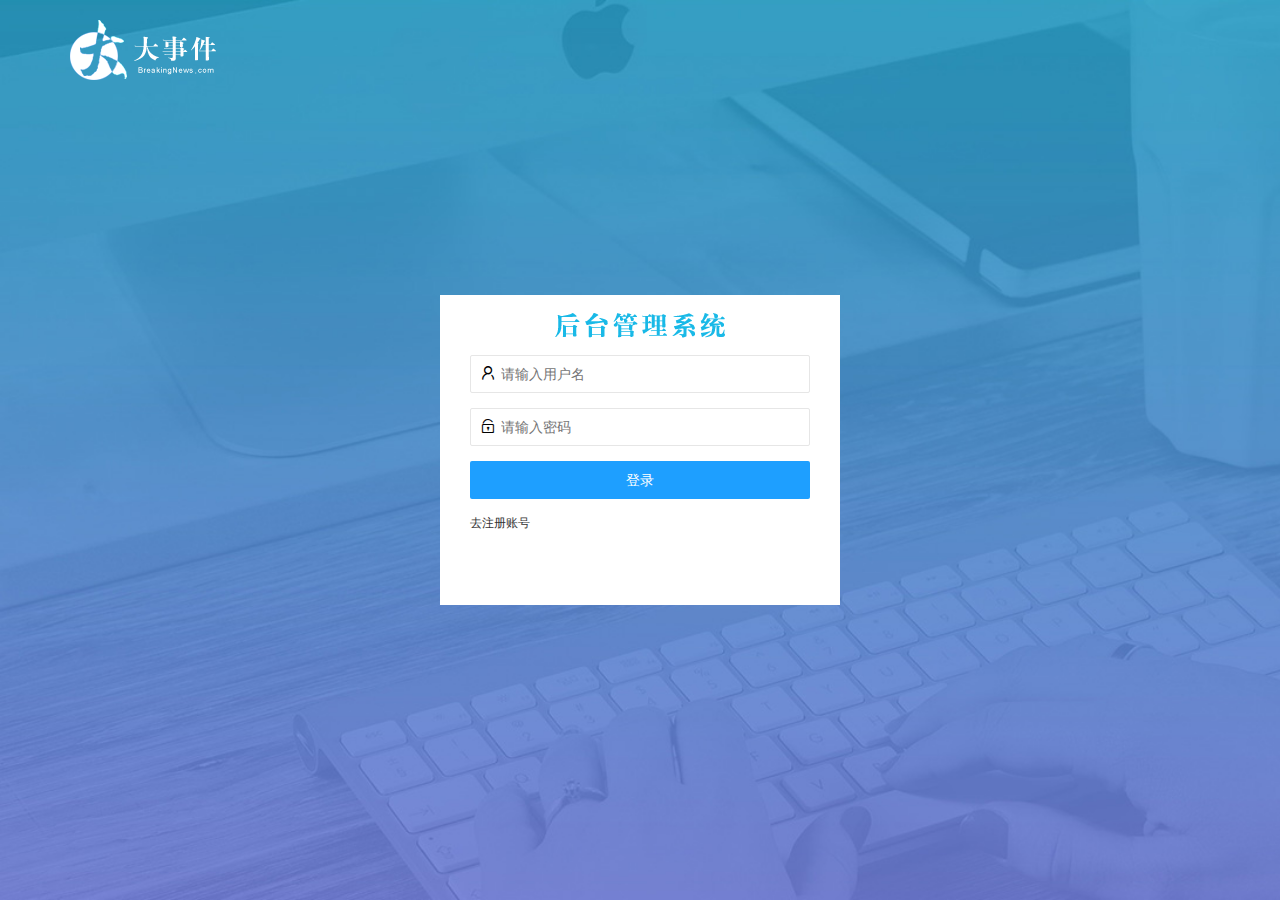
<file: index.html>
<!DOCTYPE html>
<html lang="en">

<head>
    <meta charset="UTF-8">
    <meta http-equiv="X-UA-Compatible" content="IE=edge">
    <meta name="viewport" content="width=device-width, initial-scale=1.0">
    <title>登录&注册</title>
    <!-- 导入layui的样式 -->
    <link rel="stylesheet" href="./assets/lib/layui/css/layui.css">
    <!-- 导入登录页面的样式 -->
    <link rel="stylesheet" href="./assets/css/login.css">
</head>

<body>
    <!-- 头部的 logo 区域 -->
    <div class="layui-main header">
        <img src="/assets/images/logo.png" alt="" />
    </div>

    <!-- 登录和注册的盒子 -->
    <div class="loginAndRegBox">
        <!-- 头部的header -->
        <div class="header-box"></div>
        <!-- 登录的盒子 -->
        <div class="login-box">
            <!-- layui 的表单容器 -->
            <form class="layui-form">
                <!-- 用户名的表单项 -->
                <div class="layui-form-item">
                    <!-- 小图标 -->
                    <i class="layui-icon layui-icon-username"></i>
                    <input type="text" name="username" required placeholder="请输入用户名" autocomplete="off"
                        class="layui-input" maxlength="10 ">
                </div>
                <!-- 密码框的表单项 -->
                <div class="layui-form-item">
                    <!-- 小图标 -->
                    <i class="layui-icon layui-icon-password"></i>
                    <input type="password" name="password" required placeholder="请输入密码" autocomplete="off"
                        class="layui-input" maxlength="15">
                </div>
                <!-- 登录的按钮 -->
                <div class="layui-form-item">
                    <button class="layui-btn layui-btn-normal layui-btn-fluid" lay-submit
                        lay-filter="formDemo">登录</button>
                </div>
                <!-- 链接 -->
                <div class="layui-form-item">
                    <a href="javascript:;" id="link-reg">去注册账号</a>
                </div>
            </form>
        </div>
        <!-- 注册的盒子 -->
        <div class="reg-box">
            <!-- layui 的表单容器 -->
            <form class="layui-form">
                <!-- 用户名的表单项 -->
                <div class="layui-form-item">
                    <!-- 小图标 -->
                    <i class="layui-icon layui-icon-username"></i>
                    <input type="text" name="username" required placeholder="请输入用户名" autocomplete="off"
                        class="layui-input" lay-verify="required|usename" maxlength="10">
                </div>
                <!-- 密码框的表单项 -->
                <div class="layui-form-item">
                    <!-- 小图标 -->
                    <i class="layui-icon layui-icon-password"></i>
                    <input type="password" name="password" required placeholder="请输入密码" autocomplete="off"
                        class="layui-input" lay-verify="required|psd">
                </div>
                <!-- 确认密码框 -->
                <div class="layui-form-item">
                    <!-- 小图标 -->
                    <i class="layui-icon layui-icon-password"></i>
                    <input type="password" name="repassword" required placeholder="请再次输入密码" autocomplete="off"
                        class="layui-input" lay-verify="required|psd|repsd">
                </div>
                <!-- 登录的按钮 -->
                <div class="layui-form-item">
                    <button class="layui-btn layui-btn-normal layui-btn-fluid" lay-submit
                        lay-filter="formDemo">注册</button>
                </div>
                <!-- 链接 -->
                <div class="layui-form-item">
                    <a href="javascript:;" id="link-login">去登录</a>
                </div>
            </form>

        </div>
    </div>
    <!-- ./代表以当前文件为起点 -->
    <!-- /代表项目的根路径 -->
    <script src="./assets/lib/jquery.js"></script>
    <script src="/assets/lib/layui/layui.all.js"></script>
    <script src="/assets/lib/axios.js"></script>
    <!-- 引入通用的js文件 -->
    <script src="./assets/js/base.js"></script>
    <script src="./assets/js/index.js"></script>
    <script>

    </script>

</body>

</html>
</file>
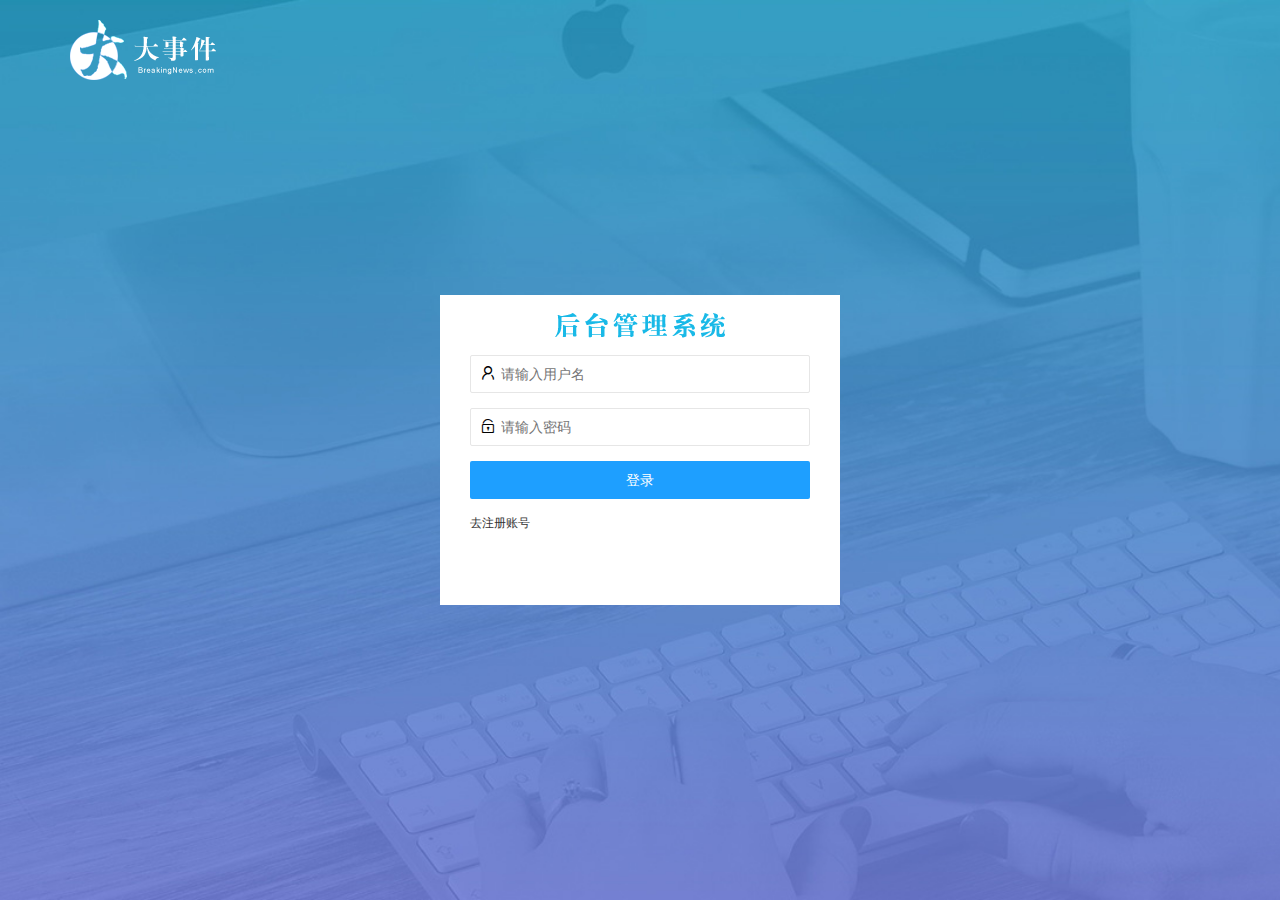
<file: home.html>
<!DOCTYPE html>
<html>

<head>
    <meta charset="utf-8">
    <meta name="viewport" content="width=device-width, initial-scale=1, maximum-scale=1">
    <title>大事件管理后台</title>
    <script>
        // 吧这个script标签放在head头部，可以让这里的代码在dom渲染之前执行，类似一个拦截器的作用
        // 主要还是利用客户端js 的时间线，当文档首次加载的时候，会一步一步的从上往下执行，当遇到script的标签的时候，就会停止下来首先执行里面的代码。
        if (!localStorage.getItem('token')) {
            location.href = '/index.html';
        }
    </script>
    <!-- 导入 layui 的样式表 -->
    <link rel="stylesheet" href="/assets/lib/layui/css/layui.css">
    <!-- 导入字体图标的样式 -->
    <link rel="stylesheet" href="/assets/fonts/iconfont.css">
    <!-- 导入自己的 CSS 样式表 -->
    <link rel="stylesheet" href="/assets/css/index.css">
</head>

<body>
    <div class="layui-layout layui-layout-admin">
        <!-- 头部区域 -->
        <div class="layui-header">
            <div class="layui-logo layui-hide-xs layui-bg-black">
                <img src="/assets/images/logo.png" alt="">
            </div>
            <!-- 头部区域（可配合layui 已有的水平导航） -->
            <ul class="layui-nav layui-layout-right" lay-filter="header-nav">
                <li class="layui-nav-item layui-hide layui-show-md-inline-block">
                    <a href="javascript:;" id="header-avatar">

                    </a>
                    <dl class="layui-nav-child">
                        <dd><a href="">基本资料</a></dd>
                        <dd><a href="">更换头像</a></dd>
                        <dd><a href="">重置密码</a></dd>
                    </dl>
                </li>
                <li class="layui-nav-item layui-hide-xs">
                    <!-- 退出登录的链接 -->
                    <a href="javascript:;" class="logout"><span class="iconfont icon-tuichu"></span>退出</a>
                </li>
            </ul>
        </div>

        <!-- 侧边栏区域 -->
        <div class="layui-side layui-bg-black">
            <div class="layui-side-scroll">
                <!-- 用户的信息区域 -->
                <div class="user-info-box">

                </div>
                <!-- 左侧导航区域（可配合layui已有的垂直导航） -->
                <ul class="layui-nav layui-nav-tree" lay-filter="side-nav" lay-shrink="all">
                    <li class="layui-nav-item layui-this">
                        <!-- 一级标题 -->
                        <!-- 通过a标签的target属性就可以吧跳转的页面放置到iframe标签里面，里面值就是iframe标签的name属性值 -->
                        <a href="/home/dashboard.html" target="fm"><span class="iconfont icon-home"></span>首页</a>
                    </li>
                    <li class="layui-nav-item">
                        <!-- 一级标题 -->
                        <a href="javascript:;"><span class="iconfont icon-16"></span>文章管理</a>
                        <!-- 二级标题 -->
                        <dl class="layui-nav-child">
                            <dd>
                                <a href="/article/articleList.html" target="fm">
                                    <i class="layui-icon layui-icon-app"></i>文章类别
                                </a>
                            </dd>
                            <dd>
                                <a href="/article/article.html" target="fm">
                                    <i class="layui-icon layui-icon-app"></i>文章列表
                                </a>
                            </dd>
                            <dd>
                                <a href="/article/articlePublish.html" target="fm">
                                    <i class="layui-icon layui-icon-app"></i>发表文章
                                </a>
                            </dd>
                        </dl>
                    </li>
                    <li class="layui-nav-item">
                        <!-- 一级标题 -->
                        <a href="javascript:;"><span class="iconfont icon-user"></span>个人中心</a>
                        <!-- 二级标题 -->
                        <dl class="layui-nav-child">
                            <dd>
                                <a href="/user/userInfo.html" target="fm">
                                    <i class="layui-icon layui-icon-app"></i>基本资料
                                </a>
                            </dd>
                            <dd><a href="/user/uservacter.html" target="fm">
                                    <i class="layui-icon layui-icon-app"></i>更换头像
                                </a> </dd>
                            <dd><a href="/user/resetPsd.html" target="fm">
                                    <i class="layui-icon layui-icon-app"></i>重置密码
                                </a> </dd>
                        </dl>
                    </li>
                </ul>
            </div>
        </div>

        <!-- 页面主体区域 -->
        <div class="layui-body">
            <!-- 内容主体区域 -->
            <div id="container">
                <!-- src属性是初始化iframe标签 -->
                <iframe src="/home/dashboard.html" frameborder="0" name="fm"></iframe>
            </div>
        </div>

        <!-- 页面底部区域 -->
        <div class="layui-footer">
            <!-- 底部固定区域 -->
            © www.itheima.com - 黑马程序员
        </div>
    </div>
    <script src="/assets/lib/jquery.js"></script>


    <script src="/assets/lib/layui/layui.all.js"></script>
    <script src="/assets/lib/axios.js"></script>
    <script src="/assets/js/base.js"></script>
    <script src="./assets/js/home.js"></script>
</body>

</html>
</file>
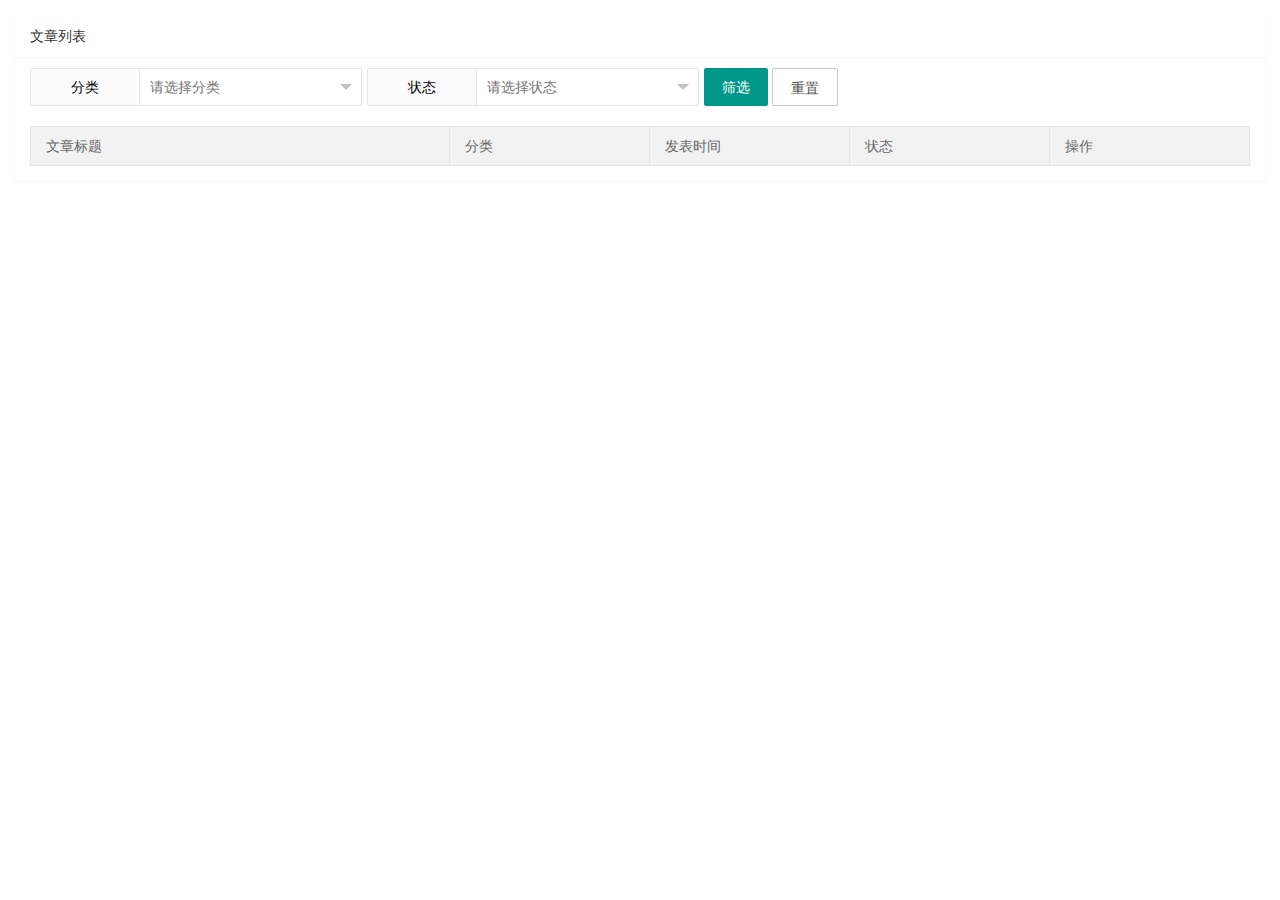
<file: article/article.html>
<!DOCTYPE html>
<html lang="en">

<head>
    <meta charset="UTF-8">
    <meta http-equiv="X-UA-Compatible" content="IE=edge">
    <meta name="viewport" content="width=device-width, initial-scale=1.0">
    <title>Document</title>
    <!-- 导入 layui 的 CSS -->
    <link rel="stylesheet" href="/assets/lib/layui/css/layui.css">
    <!-- 导入自己的 CSS -->
    <link rel="stylesheet" href="/assets/css/article/art_list.css">
</head>

<body>
    <!-- 卡片区域 -->
    <div class="layui-card">
        <div class="layui-card-header">文章列表</div>
        <div class="layui-card-body">
            <!-- 筛选区域 -->
            <form class="layui-form layui-form-pane">
                <!-- 分类 -->
                <div class="layui-form-item layui-inline">
                    <label class="layui-form-label">分类</label>
                    <div class="layui-input-block">
                        <!-- 文章分类的下拉菜单 -->
                        <select name="cate_id" lay-filter="sort">
                            <option value="">请选择分类</option>
                        </select>
                    </div>
                </div>
                <!-- 状态 -->
                <div class="layui-form-item layui-inline">
                    <label class="layui-form-label">状态</label>
                    <div class="layui-input-block">
                        <!-- 筛选状态的下拉菜单 -->
                        <select name="state">
                            <option value="">请选择状态</option>
                            <option value="已发布">已发布</option>
                            <option value="草稿">草稿</option>
                        </select>
                    </div>
                </div>
                <!-- 筛选按钮 -->
                <div class="layui-form-item layui-inline">
                    <button class="layui-btn" lay-submit lay-filter="formDemo">筛选</button>
                </div>
                <!-- 重置按钮 -->
                <div class="layui-form-item layui-inline">
                    <button type="reset" class="layui-btn layui-btn-primary">重置</button>
                </div>
            </form>

            <!-- 表格区域 -->
            <table class="layui-table">
                <colgroup>
                    <col>
                    <col width="200">
                    <col width="200">
                    <col width="200">
                    <col width="200">
                </colgroup>
                <thead>
                    <tr>
                        <th>文章标题</th>
                        <th>分类</th>
                        <th>发表时间</th>
                        <th>状态</th>
                        <th>操作</th>
                    </tr>
                </thead>
                <tbody>
                    <!-- 表格的数据行 -->

                </tbody>
            </table>

            <!-- 分页区域 -->
            <div id="page-box"></div>
        </div>
    </div>

    <!-- 导入 layui 的 JS 库文件 -->
    <script src="/assets/lib/layui/layui.all.js"></script>
    <script src="/assets/lib/jquery.js"></script>
    <script src="/assets/lib/axios.js"></script>
    <script src="/assets/js/base.js"></script>
    <script src="/assets/js/article/article01.js"></script>
</body>
<script type="text/html" id="edit-article">
    <div class="layui-card">
        <div class="layui-card-body">
            <!-- 表单 -->
            <form class="layui-form form-pub">
                <!-- 标题 -->
                <div class="layui-form-item">
                    <label class="layui-form-label">文章标题</label>
                    <div class="layui-input-block">
                        <input type="text" name="title" required lay-verify="required" placeholder="请输入文章标题"
                            autocomplete="off" class="layui-input">
                    </div>
                </div>
                <!-- 分类 -->
                <div class="layui-form-item">
                    <label class="layui-form-label">文章类别</label>
                    <div class="layui-input-block">
                      <select name="cate_id" lay-verify="required">
                        <option value="">请选择文章类别</option>
                        <option value="分类的id">分类的名字</option>
                        <option value="分类的id">分类的名字</option>
                        <option value="分类的id">分类的名字</option>
                      </select>
                    </div>
                  </div>
                <!-- 内容 -->
                <div class="layui-form-item">
                    <label class="layui-form-label">文章内容</label>
                    <div class="layui-input-block">
                      <!-- 富文本编辑器的 div，将来会把这个 div 初始化为富文本编辑器 -->
                      <div id="editor"></div>
                    </div>
                  </div>
                <!-- 封面 -->
                <div class="layui-form-item">
                    <!-- 左侧的 label -->
                    <label class="layui-form-label">文章封面</label>
                    <!-- 选择封面区域 -->
                    <div class="layui-input-block cover-box">
                        <div class="cover-left">
                            <img id="image" src="/assets/images/sample2.jpg" alt=""
                                style="width: 100%; height: 100%; object-fit: cover;" />
                        </div>
                        <!-- 右侧选择封面区域 -->
                        <div class="cover-right">
                            <!-- 文件选择框 -->
                            <input type="file" id="file" style="display: none;" accept="image/*">
                            <!-- 选择封面按钮 -->
                            <button type="button" class="layui-btn layui-btn-danger btn-choose-img">选择封面</button>
                        </div>
                    </div>
                </div>
                <!-- 按钮 -->
                <div class="layui-form-item">
                    <div class="layui-input-block">
                        <button class="layui-btn btn_pub" lay-submit lay-filter="formDemo" data-state="已发布">修改文章</button>
                    </div>
                </div>
            </form>
        </div>
    </div>
</script>

</html>
</file>
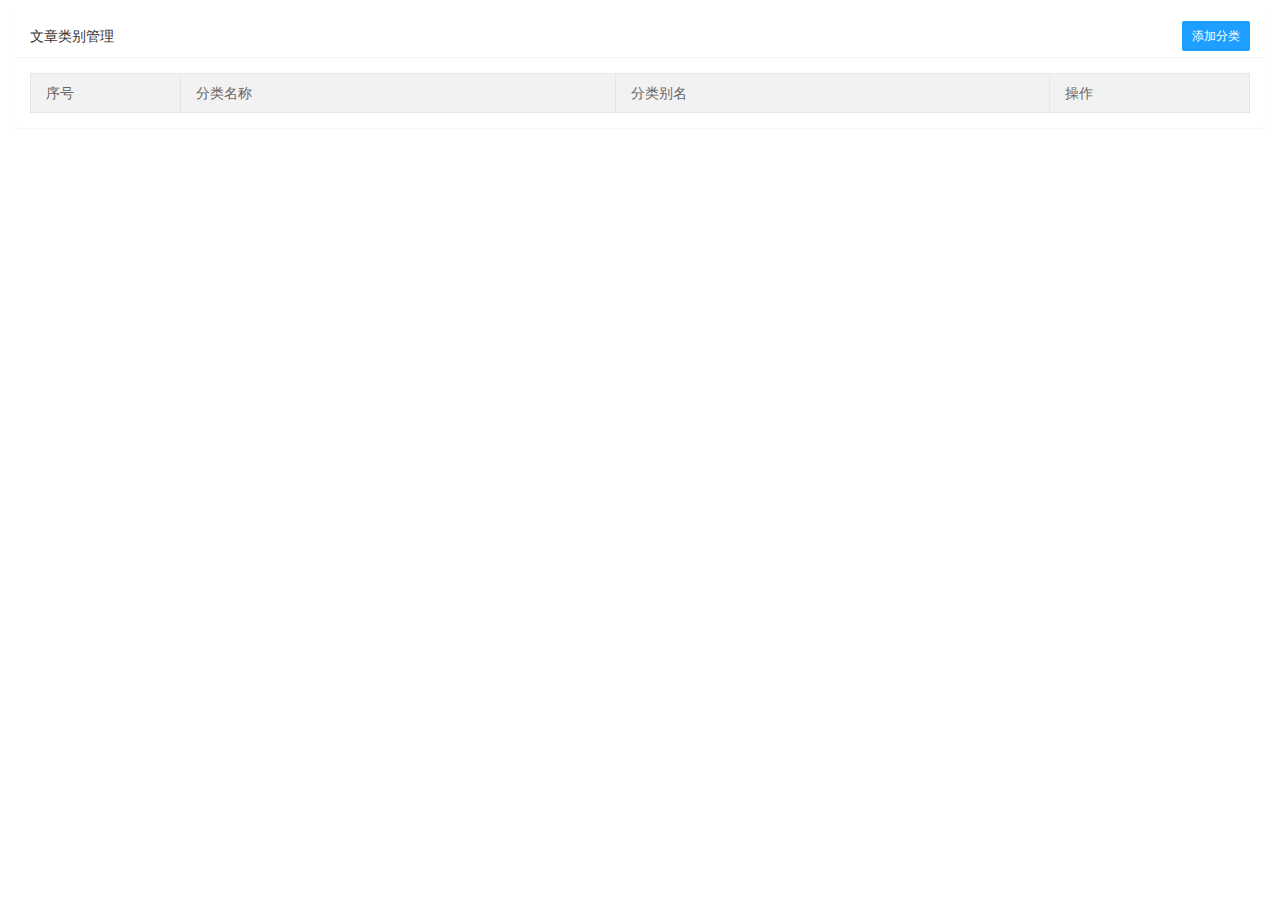
<file: article/articleList.html>
<!DOCTYPE html>
<html lang="en">

<head>
    <meta charset="UTF-8">
    <meta http-equiv="X-UA-Compatible" content="IE=edge">
    <meta name="viewport" content="width=device-width, initial-scale=1.0">
    <title>Document</title>
    <!-- 导入 layui 的样式 -->
    <link rel="stylesheet" href="/assets/lib/layui/css/layui.css">
    <!-- 导入自己的 CSS -->
    <link rel="stylesheet" href="/assets/css/article/art_cate.css">
</head>

<body>
    <!-- 卡片区域 -->
    <div class="layui-card">
        <div class="layui-card-header">
            <span>文章类别管理</span>
            <!-- 添加分类的按钮 -->
            <button type="button" class="layui-btn layui-btn-normal layui-btn-sm" id="btnShowAdd">添加分类</button>
        </div>
        <div class="layui-card-body">
            <!-- 表格区域 -->
            <table class="layui-table">
                <colgroup>
                    <col width="150">
                    <col>
                    <col>
                    <col width="200">
                </colgroup>
                <thead>
                    <tr>
                        <th>序号</th>
                        <th>分类名称</th>
                        <th>分类别名</th>
                        <th>操作</th>
                    </tr>
                </thead>
                <tbody>
                    <!-- 表格的数据行 -->

                </tbody>
            </table>
        </div>
    </div>
    <!-- 使用type ="text/html"标记的script属性里面的代码不会执行，但是可以为我们提供一中存储数据的的方式，在js中我们可以通过操作DOM结构去获取我们存储的数据-->
    <script type="text/html" id="template-add">
        <form class="layui-form" id="form-add">
            <!-- 分类的名字 -->
            <div class="layui-form-item">
              <label class="layui-form-label">分类名称</label>
              <div class="layui-input-block">
                <input type="text" name="cate_name" required lay-verify="required|name" placeholder="请输入分类名称" autocomplete="off" class="layui-input" layui-verifty="required">
              </div>
            </div>
            <!-- 分类的别名 -->
            <div class="layui-form-item">
              <label class="layui-form-label">分类别名</label>
              <div class="layui-input-block">
                <input type="text" name="cate_alias" required lay-verify="required|alies" placeholder="请输入分类别名" autocomplete="off" class="layui-input" layui-verifty="required">
              </div>
            </div>
            <!-- 按钮 -->
            <div class="layui-form-item">
              <div class="layui-input-block">
                <button class="layui-btn" lay-submit lay-filter="formDemo">确认添加</button>
                <button type="reset" class="layui-btn layui-btn-primary">重置</button>
              </div>
            </div>
          </form>
    </script>
    <script type="text/html" id="template-edit">
        <form class="layui-form" id="form-edit" lay-filter="form-edit">
            <!-- 分类的 id（隐藏域） -->
            <input type="hidden" name="id">
            <!-- 分类的名字 -->
            <div class="layui-form-item">
              <label class="layui-form-label">分类名称</label>
              <div class="layui-input-block">
                <input type="text" name="cate_name" required lay-verify="required" placeholder="请输入分类名称" autocomplete="off" class="layui-input">
              </div>
            </div>
            <!-- 分类的别名 -->
            <div class="layui-form-item">
              <label class="layui-form-label">分类别名</label>
              <div class="layui-input-block">
                <input type="text" name="cate_alias" required lay-verify="required" placeholder="请输入分类别名" autocomplete="off" class="layui-input">
              </div>
            </div>
            <!-- 按钮 -->
            <div class="layui-form-item">
              <div class="layui-input-block">
                <button class="layui-btn" lay-submit lay-filter="formDemo">确认修改</button>
              </div>
            </div>
          </form>
    </script>

    <!-- 导入 layui 的库文件 -->
    <script src="/assets/lib/layui/layui.all.js"></script>
    <script src="/assets/lib/jquery.js"></script>
    <script src="/assets/lib/axios.js"></script>
    <script src="/assets/js/base.js"></script>
    <script src="/assets/js/article/articleList.js"></script>
</body>

</html>
</file>
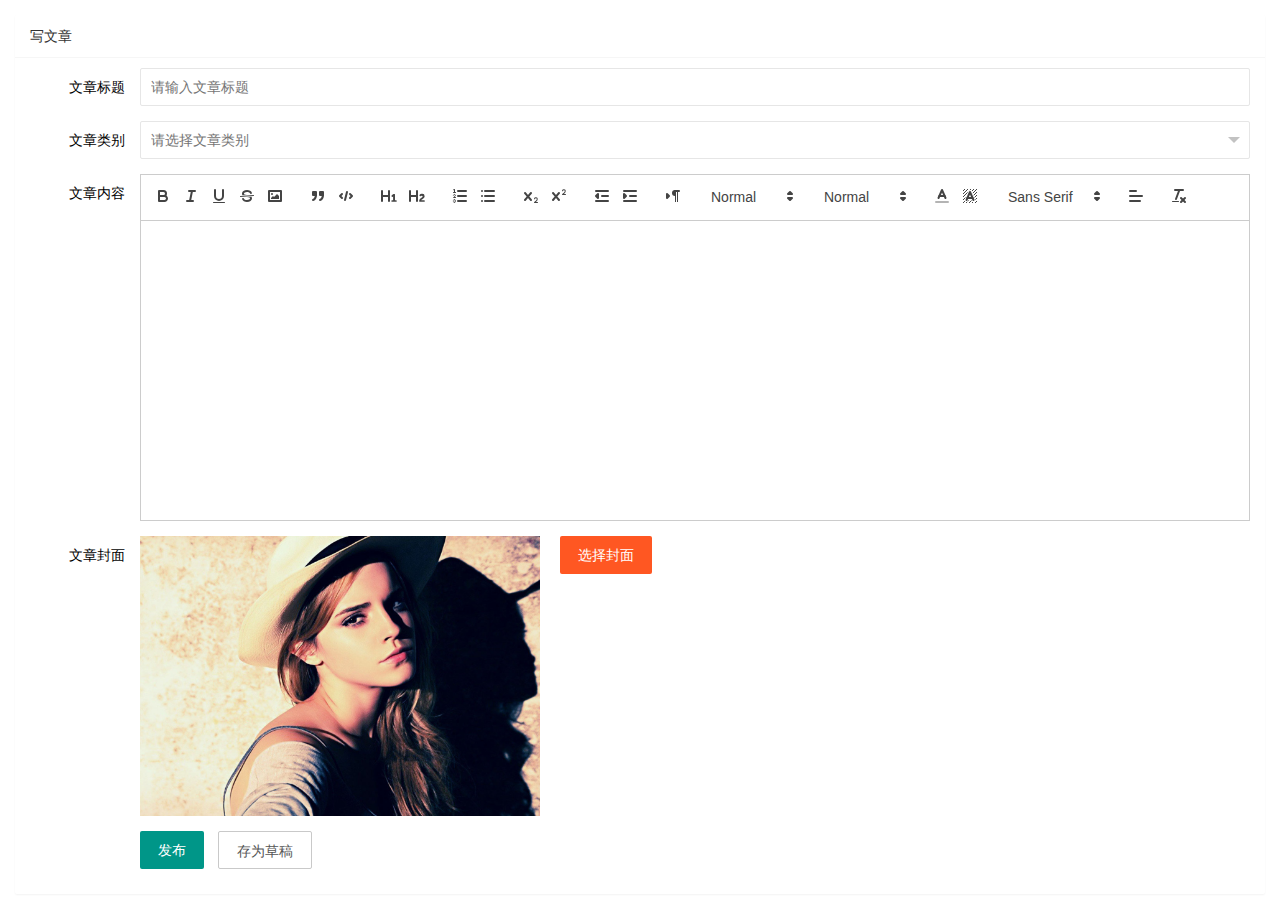
<file: article/articlePublish.html>
<!DOCTYPE html>
<html lang="en">

<head>
    <meta charset="UTF-8">
    <meta http-equiv="X-UA-Compatible" content="IE=edge">
    <meta name="viewport" content="width=device-width, initial-scale=1.0">
    <title>Document</title>
    <!-- 导入 layui 的样式 -->
    <link rel="stylesheet" href="/assets/lib/layui/css/layui.css">
    <!-- 导入富文本编辑器的样式 -->
    <link rel="stylesheet" href="/assets/lib/quill/quill.snow.css">
    <!-- 导入自己的样式 -->
    <link rel="stylesheet" href="/assets/css/article/art_pub.css">
</head>

<body>
    <!-- 卡片 -->
    <div class="layui-card">
        <div class="layui-card-header">写文章</div>
        <div class="layui-card-body">
            <!-- 表单 -->
            <form class="layui-form form-pub">
                <!-- 标题 -->
                <div class="layui-form-item">
                    <label class="layui-form-label">文章标题</label>
                    <div class="layui-input-block">
                        <input type="text" name="title" required lay-verify="required" placeholder="请输入文章标题"
                            autocomplete="off" class="layui-input">
                    </div>
                </div>
                <!-- 分类 -->
                <div class="layui-form-item">
                    <label class="layui-form-label">文章类别</label>
                    <div class="layui-input-block">
                        <select name="cate_id" lay-verify="required" lay-filter="sortSelect">
                            <option value="">请选择文章类别</option>
                        </select>
                    </div>
                </div>
                <!-- 内容 -->
                <div class="layui-form-item">
                    <label class="layui-form-label">文章内容</label>
                    <div class="layui-input-block">
                        <!-- 富文本编辑器的 div，将来会把这个 div 初始化为富文本编辑器 -->
                        <div id="editor"></div>
                    </div>
                </div>
                <!-- 封面 -->
                <div class="layui-form-item">
                    <!-- 左侧的 label -->
                    <label class="layui-form-label">文章封面</label>
                    <!-- 选择封面区域 -->
                    <div class="layui-input-block cover-box">
                        <div class="cover-left">
                            <img id="image" src="/assets/images/sample2.jpg" alt=""
                                style="width: 100%; height: 100%; object-fit: cover;" />
                        </div>
                        <!-- 右侧选择封面区域 -->
                        <div class="cover-right">
                            <!-- 文件选择框 -->
                            <input type="file" id="file" style="display: none;" accept="image/*">
                            <!-- 选择封面按钮 -->
                            <button type="button" class="layui-btn layui-btn-danger btn-choose-img">选择封面</button>
                        </div>
                    </div>
                </div>
                <!-- 按钮 -->
                <div class="layui-form-item">
                    <div class="layui-input-block">
                        <button class="layui-btn btn_pub" lay-submit lay-filter="formDemo" data-state="已发布">发布</button>
                        <button class="layui-btn layui-btn-primary btn_cg" lay-submit lay-filter="formDemo"
                            data-state="草稿">存为草稿</button>
                    </div>
                </div>
            </form>
        </div>
    </div>

    <!-- 导入 layui 的库文件 -->
    <script src="/assets/lib/layui/layui.all.js"></script>
    <script src="/assets/lib/jquery.js"></script>
    <script src="/assets/lib/axios.js"></script>
    <script src="/assets/js/base.js"></script>
    <script src="/assets/lib/layui/layui.all.js"></script>
    <!-- 导入富文本编辑器的js文件 -->
    <script src="/assets/lib/quill/quill.js"></script>
    <!-- 导入我们自己的js文件 -->
    <script src="/assets/js/article/articlePublish.js"></script>
    <script>

    </script>
</body>

</html>
</file>
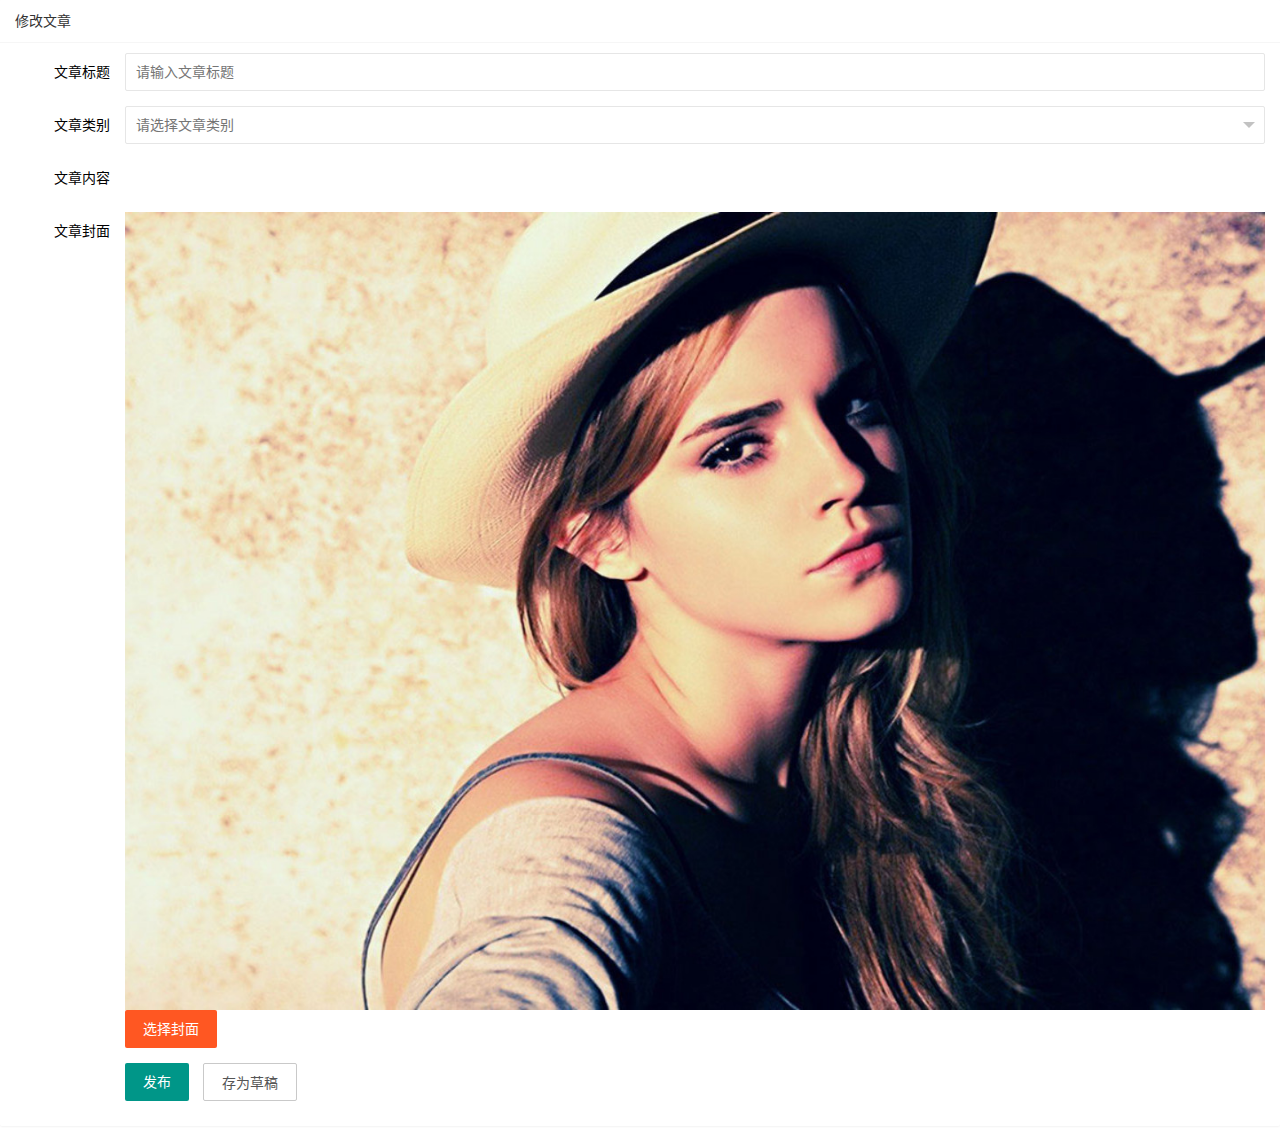
<file: article/test.html>
<!DOCTYPE html>
<html lang="zh-CN">

<head>
    <meta charset="UTF-8">
    <meta http-equiv="X-UA-Compatible" content="IE=edge">
    <meta name="viewport" content="width=device-width, initial-scale=1.0">
    <!-- 导入 layui 的样式 -->
    <link rel="stylesheet" href="/assets/lib/layui/css/layui.css">
    <!-- 导入富文本编辑器的样式 -->
    <link rel="stylesheet" href="/assets/lib/quill/quill.snow.css">
    <title>Document</title>
</head>

<body>
    <div class="layui-card">
        <div class="layui-card-header">修改文章</div>
        <div class="layui-card-body">
            <!-- 表单 -->
            <form class="layui-form form-pub">
                <!-- 标题 -->
                <div class="layui-form-item">
                    <label class="layui-form-label">文章标题</label>
                    <div class="layui-input-block">
                        <input type="text" name="title" required lay-verify="required" placeholder="请输入文章标题"
                            autocomplete="off" class="layui-input">
                    </div>
                </div>
                <!-- 分类 -->
                <div class="layui-form-item">
                    <label class="layui-form-label">文章类别</label>
                    <div class="layui-input-block">
                        <select name="cate_id" lay-verify="required" lay-filter="sortSelect">
                            <option value="">请选择文章类别</option>
                        </select>
                    </div>
                </div>
                <!-- 内容 -->
                <div class="layui-form-item">
                    <label class="layui-form-label">文章内容</label>
                    <div class="layui-input-block">
                        <!-- 富文本编辑器的 div，将来会把这个 div 初始化为富文本编辑器 -->
                        <div id="editor"></div>
                    </div>
                </div>
                <!-- 封面 -->
                <div class="layui-form-item">
                    <!-- 左侧的 label -->
                    <label class="layui-form-label">文章封面</label>
                    <!-- 选择封面区域 -->
                    <div class="layui-input-block cover-box">
                        <div class="cover-left">
                            <img id="image" src="/assets/images/sample2.jpg" alt=""
                                style="width: 100%; height: 100%; object-fit: cover;" />
                        </div>
                        <!-- 右侧选择封面区域 -->
                        <div class="cover-right">
                            <!-- 文件选择框 -->
                            <input type="file" id="file" style="display: none;" accept="image/*">
                            <!-- 选择封面按钮 -->
                            <button type="button" class="layui-btn layui-btn-danger btn-choose-img">选择封面</button>
                        </div>
                    </div>
                </div>
                <!-- 按钮 -->
                <div class="layui-form-item">
                    <div class="layui-input-block">
                        <button class="layui-btn btn_pub" lay-submit lay-filter="formDemo" data-state="已发布">发布</button>
                        <button class="layui-btn layui-btn-primary btn_cg" lay-submit lay-filter="formDemo"
                            data-state="草稿">存为草稿</button>
                    </div>
                </div>
            </form>
        </div>
    </div>
    <script src="/assets/lib/layui/layui.all.js"></script>
</body>

</html>
</file>
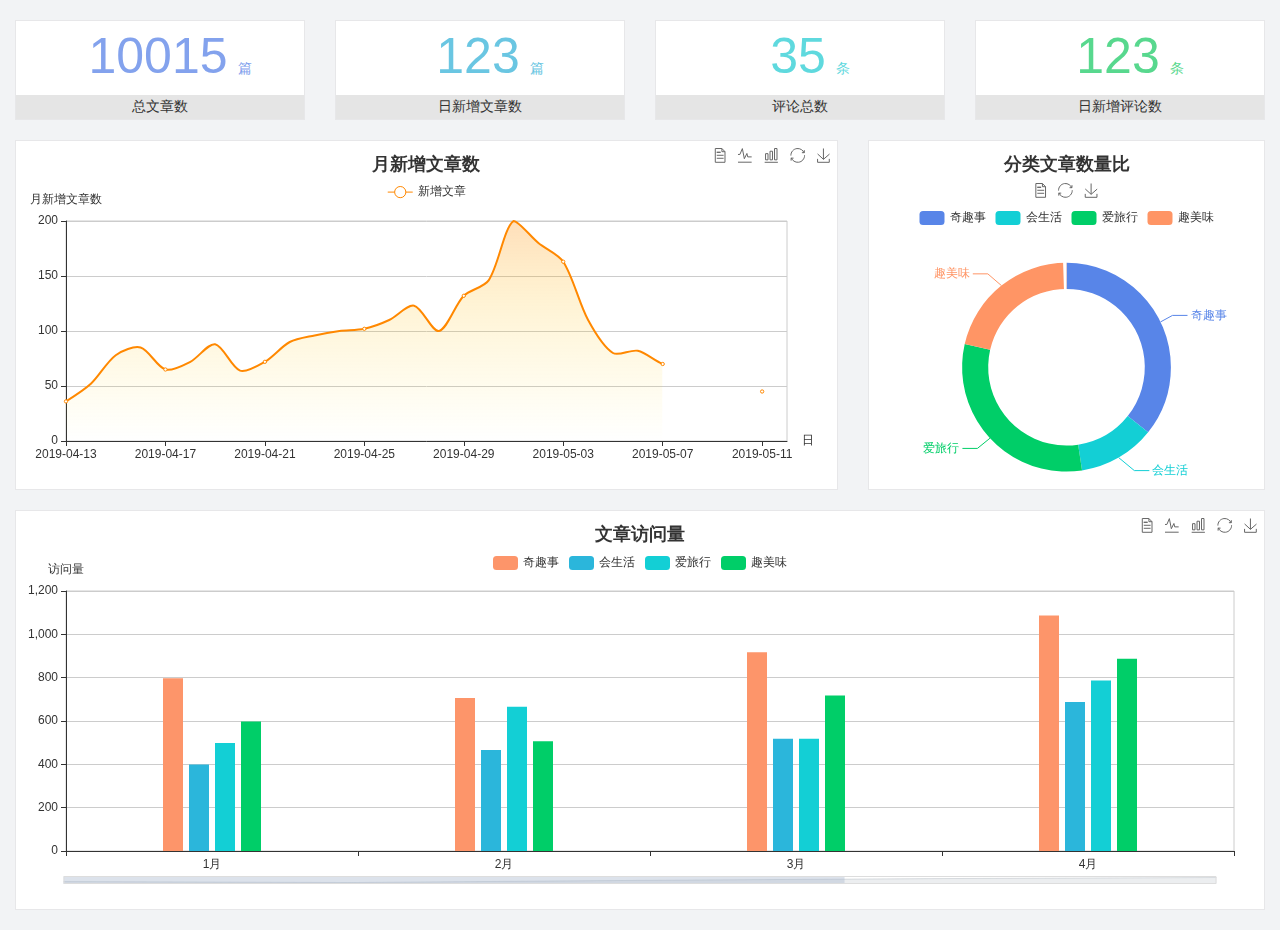
<file: home/dashboard.html>
<!DOCTYPE html>
<html lang="en">

<head>
  <meta charset="UTF-8">
  <meta name="viewport" content="width=device-width, initial-scale=1.0">
  <meta http-equiv="X-UA-Compatible" content="ie=edge">
  <title>图表统计</title>
  <link rel="stylesheet" href="../../assets/lib/bootstrap.css" />
  <link rel="stylesheet" href="../../assets/lib/main.css" />
  <script src="../../assets/lib/jquery.js"></script>
  <script type="text/javascript" src="../../assets/lib/echarts.min.js"></script>
</head>

<body>
  <div class="container-fluid">
    <div class="row spannel_list">
      <div class="col-sm-3 col-xs-6">
        <div class="spannel">
          <em>10015</em><span>篇</span>
          <b>总文章数</b>
        </div>
      </div>
      <div class="col-sm-3 col-xs-6">
        <div class="spannel scolor01">
          <em>123</em><span>篇</span>
          <b>日新增文章数</b>
        </div>
      </div>
      <div class="col-sm-3 col-xs-6">
        <div class="spannel scolor02">
          <em>35</em><span>条</span>
          <b>评论总数</b>
        </div>
      </div>
      <div class="col-sm-3 col-xs-6">
        <div class="spannel scolor03">
          <em>123</em><span>条</span>
          <b>日新增评论数</b>
        </div>
      </div>
    </div>
  </div>

  <div class="container-fluid">
    <div class="row curve-pie">
      <div class="col-lg-8 col-md-8">
        <div class="gragh_pannel" id="curve_show"></div>
      </div>
      <div class="col-lg-4 col-md-4">
        <div class="gragh_pannel" id="pie_show"></div>
      </div>
    </div>
  </div>

  <div class="container-fluid">
    <div class="column_pannel" id="column_show"></div>
  </div>

  <script>
    var oChart = echarts.init(document.getElementById('curve_show'));
    var aList_all = [
      { 'count': 36, 'date': '2019-04-13' },
      { 'count': 52, 'date': '2019-04-14' },
      { 'count': 78, 'date': '2019-04-15' },
      { 'count': 85, 'date': '2019-04-16' },
      { 'count': 65, 'date': '2019-04-17' },
      { 'count': 72, 'date': '2019-04-18' },
      { 'count': 88, 'date': '2019-04-19' },
      { 'count': 64, 'date': '2019-04-20' },
      { 'count': 72, 'date': '2019-04-21' },
      { 'count': 90, 'date': '2019-04-22' },
      { 'count': 96, 'date': '2019-04-23' },
      { 'count': 100, 'date': '2019-04-24' },
      { 'count': 102, 'date': '2019-04-25' },
      { 'count': 110, 'date': '2019-04-26' },
      { 'count': 123, 'date': '2019-04-27' },
      { 'count': 100, 'date': '2019-04-28' },
      { 'count': 132, 'date': '2019-04-29' },
      { 'count': 146, 'date': '2019-04-30' },
      { 'count': 200, 'date': '2019-05-01' },
      { 'count': 180, 'date': '2019-05-02' },
      { 'count': 163, 'date': '2019-05-03' },
      { 'count': 110, 'date': '2019-05-04' },
      { 'count': 80, 'date': '2019-05-05' },
      { 'count': 82, 'date': '2019-05-06' },
      { 'count': 70, 'date': '2019-05-07' },
      { 'count': 65, 'date': '2019-05-08' },
      { 'count': 54, 'date': '2019-05-09' },
      { 'count': 40, 'date': '2019-05-10' },
      { 'count': 45, 'date': '2019-05-11' },
      { 'count': 38, 'date': '2019-05-12' },
    ];

    let aCount = [];
    let aDate = [];

    for (var i = 0; i < aList_all.length; i++) {
      aCount.push(aList_all[i].count);
      aDate.push(aList_all[i].date);
    }

    var chartopt = {
      title: {
        text: '月新增文章数',
        left: 'center',
        top: '10'
      },
      tooltip: {
        trigger: 'axis'
      },
      legend: {
        data: ['新增文章'],
        top: '40'
      },
      toolbox: {
        show: true,
        feature: {
          mark: { show: true },
          dataView: { show: true, readOnly: false },
          magicType: { show: true, type: ['line', 'bar'] },
          restore: { show: true },
          saveAsImage: { show: true }
        }
      },
      calculable: true,
      xAxis: [
        {
          name: '日',
          type: 'category',
          boundaryGap: false,
          data: aDate
        }
      ],
      yAxis: [
        {
          name: '月新增文章数',
          type: 'value'
        }
      ],
      series: [
        {
          name: '新增文章',
          type: 'line',
          smooth: true,
          itemStyle: { normal: { areaStyle: { type: 'default' }, color: '#f80' }, lineStyle: { color: '#f80' } },
          data: aCount
        }],
      areaStyle: {
        normal: {
          color: new echarts.graphic.LinearGradient(0, 0, 0, 1, [{
            offset: 0,
            color: 'rgba(255,136,0,0.39)'
          }, {
            offset: .34,
            color: 'rgba(255,180,0,0.25)'
          }, {
            offset: 1,
            color: 'rgba(255,222,0,0.00)'
          }])

        }
      },
      grid: {
        show: true,
        x: 50,
        x2: 50,
        y: 80,
        height: 220
      }
    };

    oChart.setOption(chartopt);


    var oPie = echarts.init(document.getElementById('pie_show'));
    var oPieopt =
    {
      title: {
        top: 10,
        text: '分类文章数量比',
        x: 'center'
      },
      tooltip: {
        trigger: 'item',
        formatter: "{a} <br/>{b} : {c} ({d}%)"
      },
      color: ['#5885e8', '#13cfd5', '#00ce68', '#ff9565'],
      legend: {
        x: 'center',
        top: 65,
        data: ['奇趣事', '会生活', '爱旅行', '趣美味']
      },
      toolbox: {
        show: true,
        x: 'center',
        top: 35,
        feature: {
          mark: { show: true },
          dataView: { show: true, readOnly: false },
          magicType: {
            show: true,
            type: ['pie', 'funnel'],
            option: {
              funnel: {
                x: '25%',
                width: '50%',
                funnelAlign: 'left',
                max: 1548
              }
            }
          },
          restore: { show: true },
          saveAsImage: { show: true }
        }
      },
      calculable: true,
      series: [
        {
          name: '访问来源',
          type: 'pie',
          radius: ['45%', '60%'],
          center: ['50%', '65%'],
          data: [
            { value: 300, name: '奇趣事' },
            { value: 100, name: '会生活' },
            { value: 260, name: '爱旅行' },
            { value: 180, name: '趣美味' }
          ]
        }
      ]
    };
    oPie.setOption(oPieopt);



    var oColumn = this.echarts.init(document.getElementById('column_show'));
    var oColumnopt =
    {
      title: {
        text: '文章访问量',
        left: 'center',
        top: '10'
      },
      tooltip: {
        trigger: 'axis'
      },
      legend: {
        data: ['奇趣事', '会生活', '爱旅行', '趣美味'],
        top: '40'
      },
      toolbox: {
        show: true,
        feature: {
          mark: { show: true },
          dataView: { show: true, readOnly: false },
          magicType: { show: true, type: ['line', 'bar'] },
          restore: { show: true },
          saveAsImage: { show: true }
        }
      },
      calculable: true,
      xAxis: [
        {
          type: 'category',
          data: ['1月', '2月', '3月', '4月', '5月']
        }
      ],
      yAxis: [
        {
          name: '访问量',
          type: 'value'
        }
      ],
      series: [
        {
          name: '奇趣事',
          type: 'bar',
          barWidth: 20,
          itemStyle: {
            normal: { areaStyle: { type: 'default' }, color: '#fd956a' }
          },
          data: [800, 708, 920, 1090, 1200]
        },
        {
          name: '会生活',
          type: 'bar',
          barWidth: 20,
          itemStyle: {
            normal: { areaStyle: { type: 'default' }, color: '#2bb6db' }
          },
          data: [400, 468, 520, 690, 800]
        },
        {
          name: '爱旅行',
          type: 'bar',
          barWidth: 20,
          itemStyle: {
            normal: { areaStyle: { type: 'default' }, color: '#13cfd5' }
          },
          data: [500, 668, 520, 790, 900]
        },
        {
          name: '趣美味',
          type: 'bar',
          barWidth: 20,
          itemStyle: {
            normal: { areaStyle: { type: 'default' }, color: '#00ce68' }
          },
          data: [600, 508, 720, 890, 1000]
        }
      ],
      grid: {
        show: true,
        x: 50,
        x2: 30,
        y: 80,
        height: 260
      },
      dataZoom: [//给x轴设置滚动条
        {
          start: 0,//默认为0
          end: 100 - 1000 / 31,//默认为100
          type: 'slider',
          show: true,
          xAxisIndex: [0],
          handleSize: 0,//滑动条的 左右2个滑动条的大小
          height: 8,//组件高度
          left: 45, //左边的距离
          right: 50,//右边的距离
          bottom: 26,//右边的距离
          handleColor: '#ddd',//h滑动图标的颜色
          handleStyle: {
            borderColor: "#cacaca",
            borderWidth: "1",
            shadowBlur: 2,
            background: "#ddd",
            shadowColor: "#ddd",
          }
        }]
    };
    oColumn.setOption(oColumnopt);
  </script>
</body>

</html>
</file>
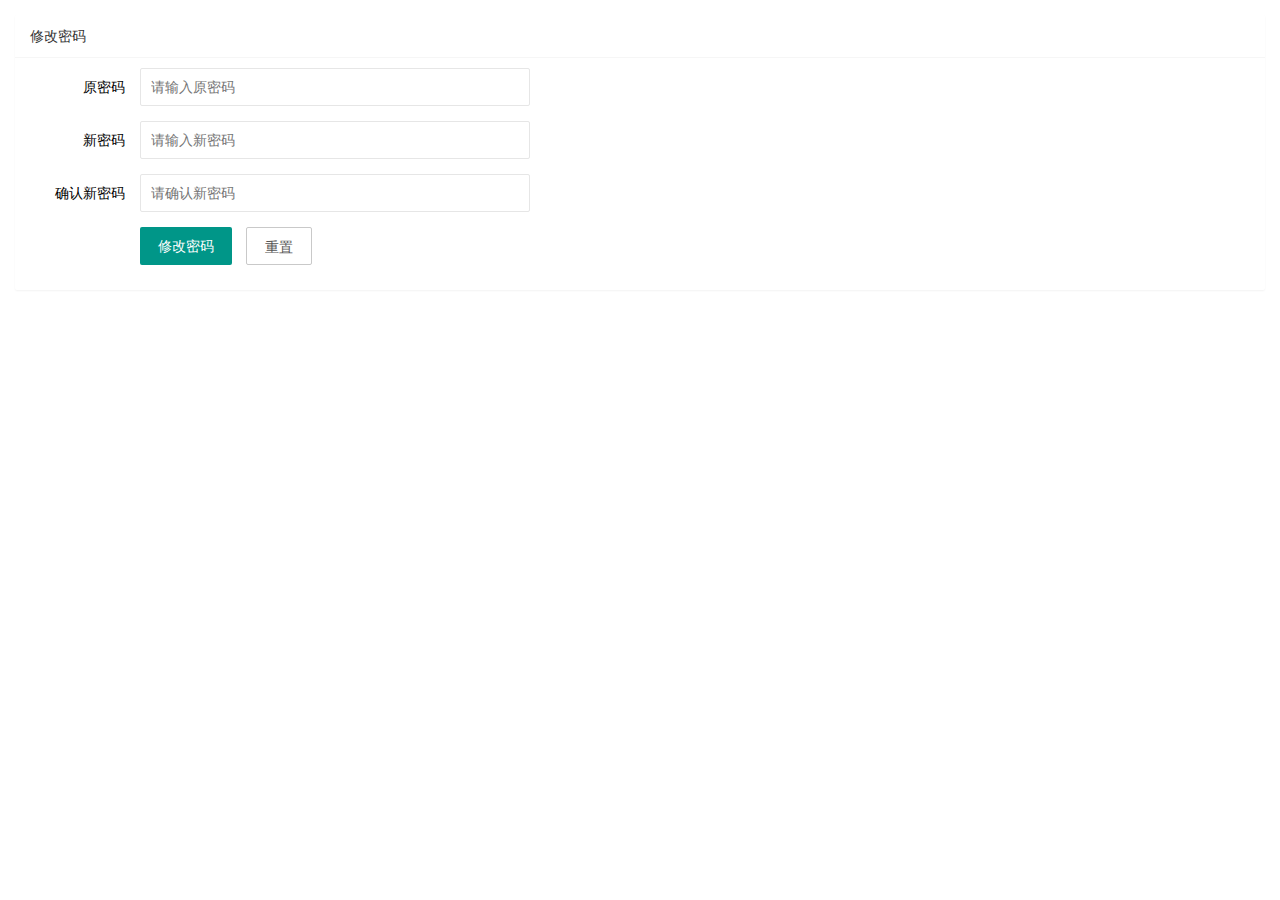
<file: user/resetPsd.html>
<!DOCTYPE html>
<html lang="en">

<head>
    <meta charset="UTF-8">
    <meta http-equiv="X-UA-Compatible" content="IE=edge">
    <meta name="viewport" content="width=device-width, initial-scale=1.0">
    <title>Document</title>
    <!-- 导入 layui 的样式 -->
    <link rel="stylesheet" href="/assets/lib/layui/css/layui.css">
    <!-- 导入自己的样式 -->
    <link rel="stylesheet" href="/assets/css/user/user_pwd.css">
</head>

<body>
    <!-- 卡片区域 -->
    <div class="layui-card">
        <div class="layui-card-header">修改密码</div>
        <div class="layui-card-body">
            <!-- 表单 -->
            <form class="layui-form" id="formUpdatePwd" lay-filter="layui-form-resetform">
                <!-- 原密码 -->
                <div class="layui-form-item">
                    <label class="layui-form-label">原密码</label>
                    <div class="layui-input-block">
                        <input type="password" name="old_pwd" required placeholder="请输入原密码" autocomplete="off"
                            class="layui-input" lay-verify="required|psd">
                    </div>
                </div>
                <!-- 新密码 -->
                <div class="layui-form-item">
                    <label class="layui-form-label">新密码</label>
                    <div class="layui-input-block">
                        <input type="password" name="new_pwd" required placeholder="请输入新密码" autocomplete="off"
                            class="layui-input" lay-verify="required|psd|prepsd">
                    </div>
                </div>
                <!-- 确认密码 -->
                <div class="layui-form-item">
                    <label class="layui-form-label">确认新密码</label>
                    <div class="layui-input-block">
                        <input type="password" name="re_pwd" required placeholder="请确认新密码" autocomplete="off"
                            class="layui-input" lay-verify="required|psd|confirmpsd">
                    </div>
                </div>
                <!-- 按钮 -->
                <div class="layui-form-item">
                    <div class="layui-input-block">
                        <button class="layui-btn" lay-submit lay-filter="formDemo">修改密码</button>
                        <button type="reset" class="layui-btn layui-btn-primary">重置</button>
                    </div>
                </div>
            </form>
        </div>
    </div>

    <!-- 导入 layui 的库文件 -->
    <script src="/assets/lib/layui/layui.all.js"></script>
    <!-- 导入jquery文件 -->
    <script src="/assets/lib/jquery.js"></script>
    <script src="/assets/lib/axios.js"></script>
    <script src="/assets//js/base.js"></script>
    <script src="/assets/js/user/resetPsd.js"></script>
</body>

</html>
</file>
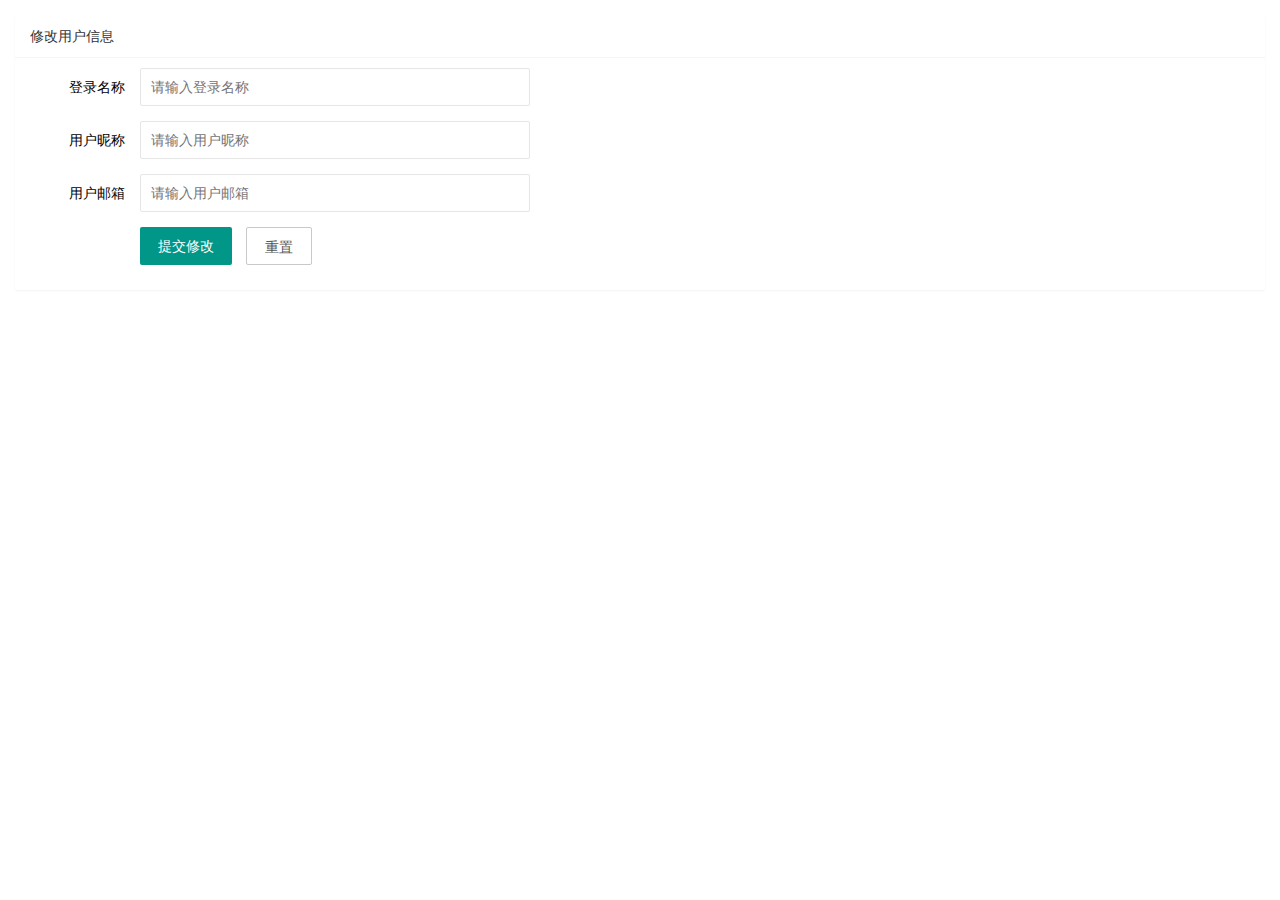
<file: user/userInfo.html>
<!DOCTYPE html>
<html lang="en">

<head>
    <meta charset="UTF-8">
    <meta http-equiv="X-UA-Compatible" content="IE=edge">
    <meta name="viewport" content="width=device-width, initial-scale=1.0">
    <title>Document</title>
    <!-- 导入 layui 的样式 -->
    <link rel="stylesheet" href="/assets/lib/layui/css/layui.css">
    <!-- 导入自己的样式 -->
    <link rel="stylesheet" href="/assets/css/user/user_info.css">
</head>

<body>
    <!-- 卡片区域 -->
    <div class="layui-card">
        <div class="layui-card-header">修改用户信息</div>
        <div class="layui-card-body">
            <!-- 表单 -->
            <form class="layui-form" lay-filter="user-form">
                <!-- 这里添加一个hidden的隐藏框，是为了保存用户的id值，但是这个id值用户不需要看见，所以使用hidden隐藏起来，只让我们程序员使用 -->
                <input type="hidden" name="id">
                <!-- 登录名称 -->
                <div class="layui-form-item">
                    <label class="layui-form-label">登录名称</label>
                    <div class="layui-input-block">
                        <input type="text" name="username" required placeholder="请输入登录名称" autocomplete="off"
                            class="layui-input" readonly>
                    </div>
                </div>
                <!-- 用户昵称 -->
                <div class="layui-form-item">
                    <label class="layui-form-label">用户昵称</label>
                    <div class="layui-input-block">
                        <input type="text" name="nickname" required placeholder="请输入用户昵称" autocomplete="off"
                            class="layui-input" lay-verify="required|nickname">
                    </div>
                </div>
                <!-- 用户邮箱 -->
                <div class="layui-form-item">
                    <label class="layui-form-label">用户邮箱</label>
                    <div class="layui-input-block">
                        <input type="text" name="email" required placeholder="请输入用户邮箱" autocomplete="off"
                            class="layui-input" lay-verify="required|email">
                    </div>
                </div>
                <!-- 按钮 -->
                <div class="layui-form-item">
                    <div class="layui-input-block">
                        <button class="layui-btn" lay-submit lay-filter="formDemo">提交修改</button>
                        <button type="reset" class="layui-btn layui-btn-primary">重置</button>
                    </div>
                </div>
            </form>
        </div>
    </div>
    <script src="/assets/lib/layui/layui.all.js"></script>
    <script src="/assets/lib/jquery.js"></script>
    <script src="/assets/lib/axios.js"></script>
    <script src="/assets/js/base.js"></script>
    <script src="/assets/js/user/userInfo.js"></script>
</body>

</html>
</file>
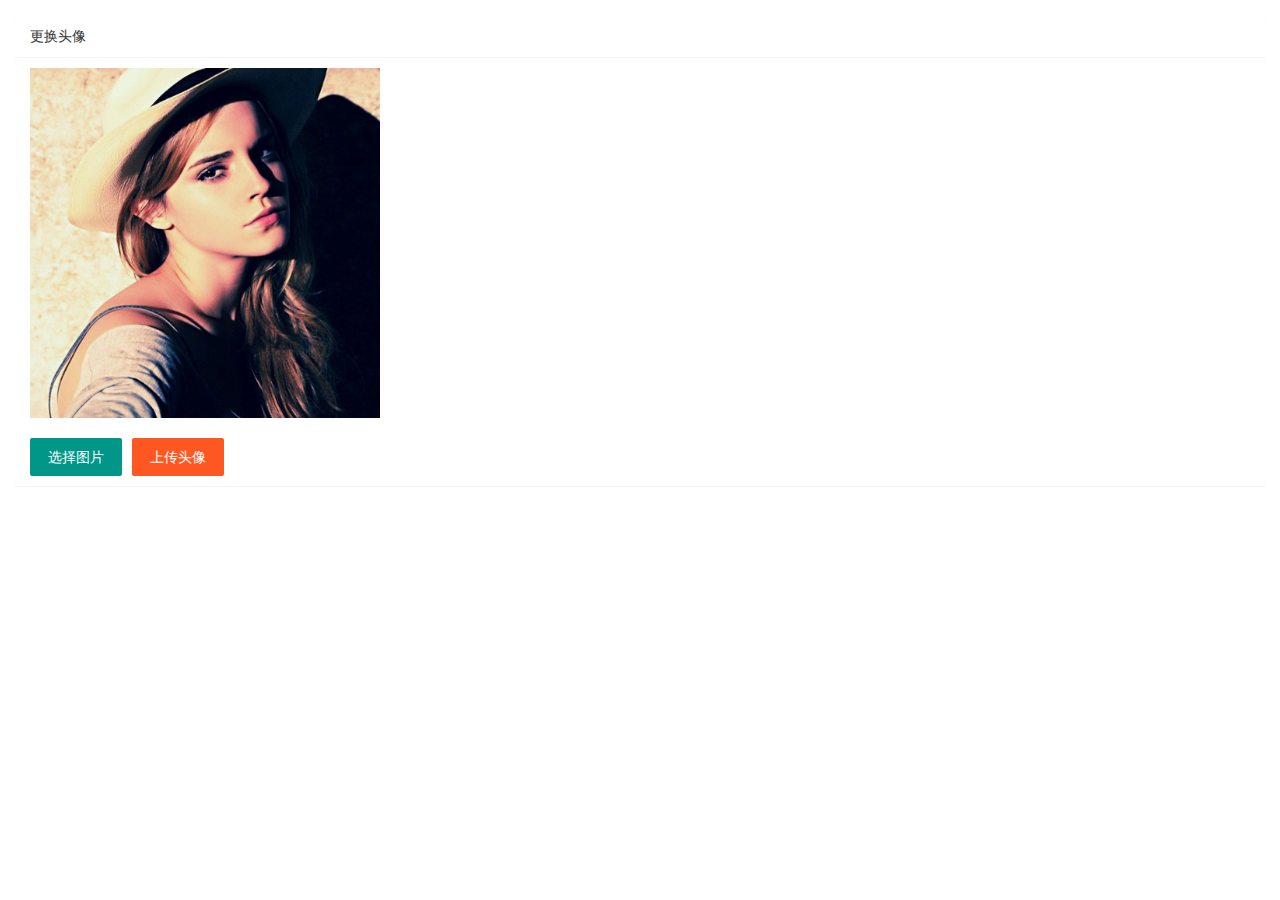
<file: user/uservacter.html>
<!DOCTYPE html>
<html lang="en">

<head>
    <meta charset="UTF-8">
    <meta http-equiv="X-UA-Compatible" content="IE=edge">
    <meta name="viewport" content="width=device-width, initial-scale=1.0">
    <title>Document</title>
    <!-- 导入 layui 的样式 -->
    <link rel="stylesheet" href="/assets/lib/layui/css/layui.css">
    <!-- 导入自己的样式 -->
    <link rel="stylesheet" href="/assets/css/user/user_avatar.css">
</head>

<body>
    <!-- 卡片区域 -->
    <div class="layui-card">
        <div class="layui-card-header">更换头像</div>
        <div class="layui-card-body">
            <!-- 第一行的图片区域 -->
            <div class="row1">
                <div class="cropper-box">
                    <img id="image" src="/assets/images/sample.jpg"
                        style="width: 100%; height: 100%; object-fit: cover;" />
                </div>
            </div>

            <!-- 第二行的按钮区域 -->
            <div class="row2" style="justify-content: flex-start;">
                <!-- 选择图片的文件选择框 -->
                <input type="file" id="file" style="display: none;" accept="image/*">
                <button type="button" class="layui-btn" id="btnChooseImg">选择图片</button>
                <button type="button" class="layui-btn layui-btn-danger" id="btnUploadImg">上传头像</button>
            </div>
        </div>
    </div>

    <!-- 导入 layui 的库文件 -->
    <script src="/assets/lib/layui/layui.all.js"></script>
    <script src="/assets/lib/jquery.js"></script>
    <script src="/assets/lib/axios.js"></script>
    <script src="/assets/js/base.js"></script>
    <script src="/assets/js/user/uservacter.js"></script>
</body>

</html>
</file>
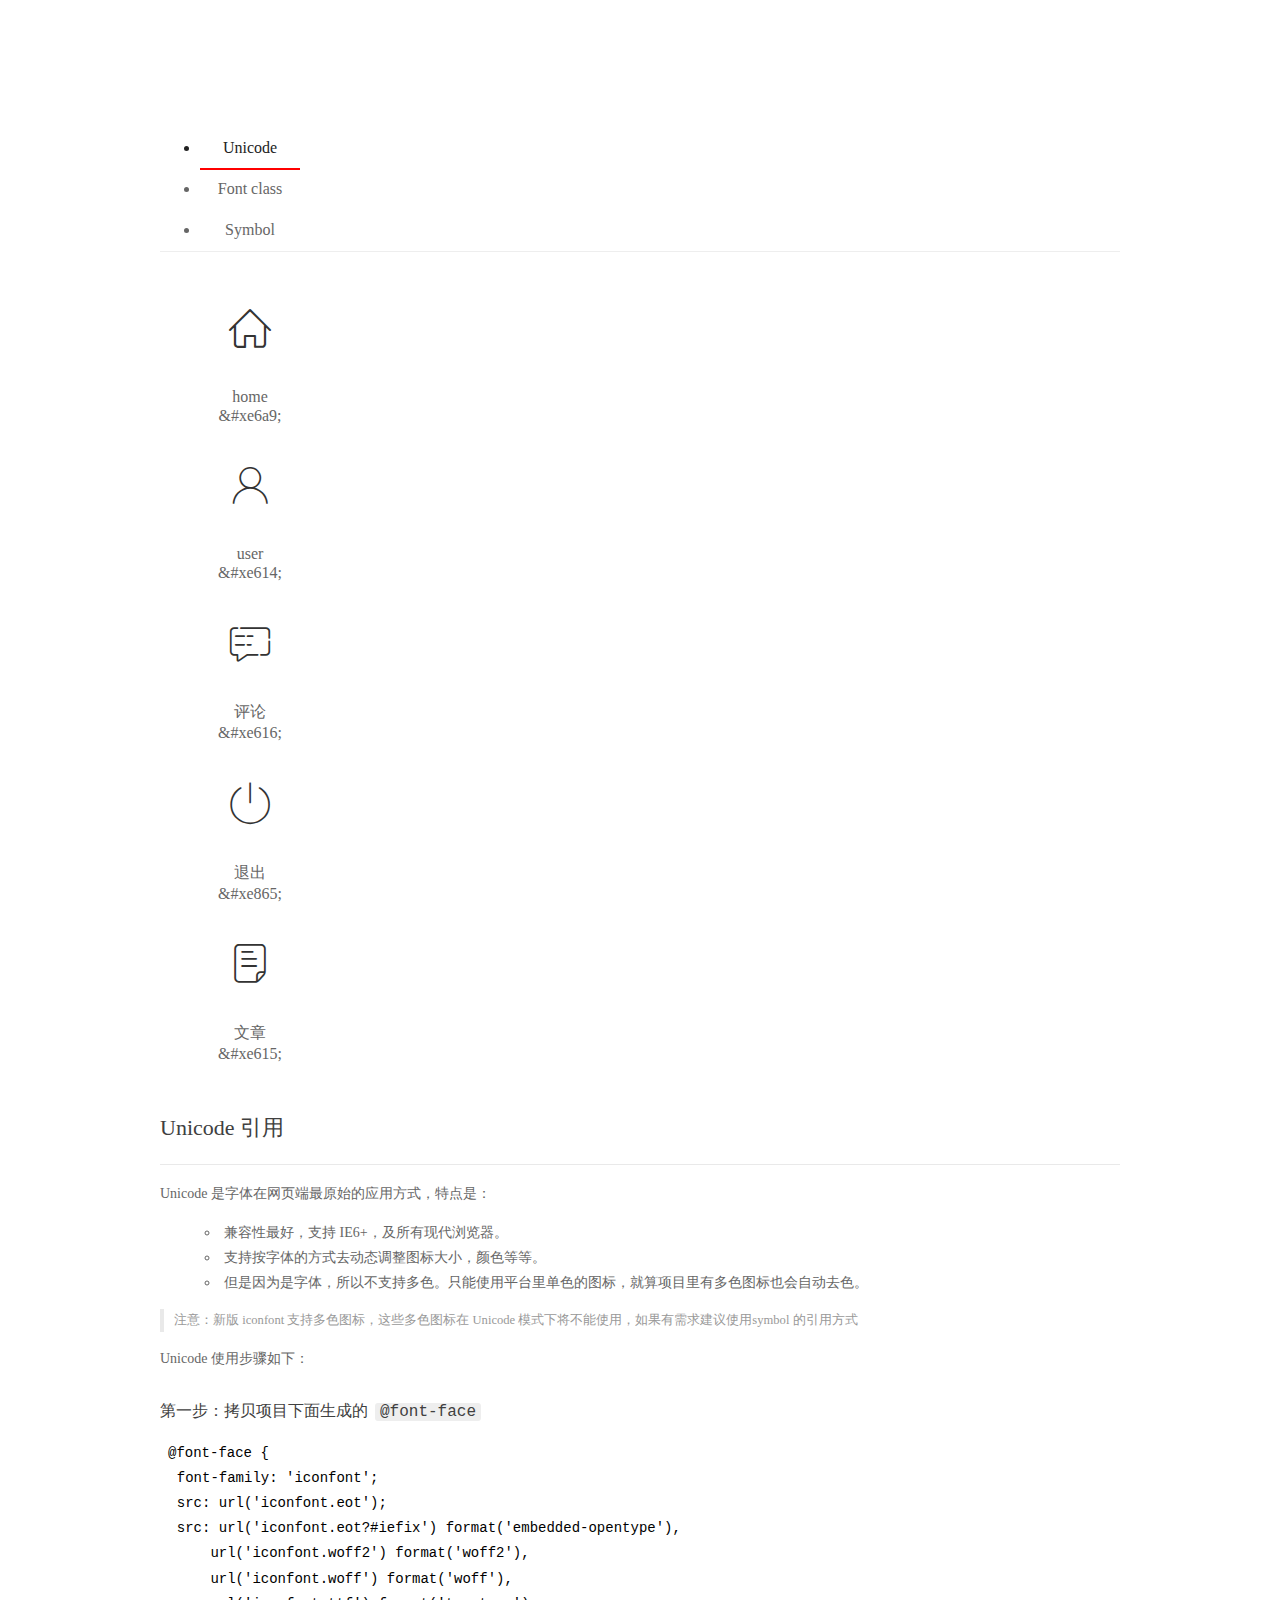
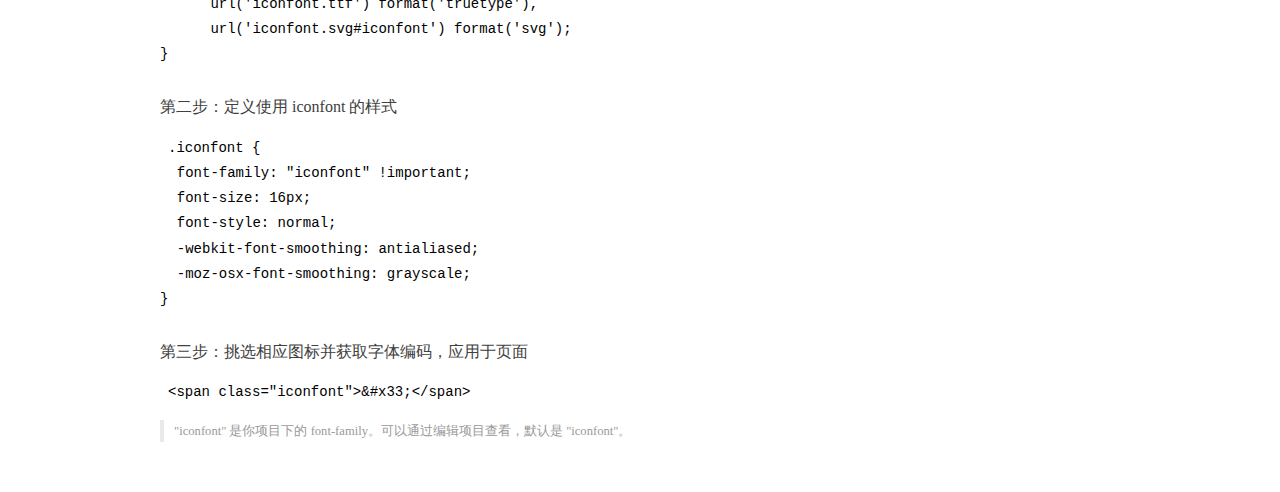
<file: assets/fonts/demo_index.html>
<!DOCTYPE html>
<html>
<head>
  <meta charset="utf-8"/>
  <title>IconFont Demo</title>
  <link rel="shortcut icon" href="https://gtms04.alicdn.com/tps/i4/TB1_oz6GVXXXXaFXpXXJDFnIXXX-64-64.ico" type="image/x-icon"/>
  <link rel="stylesheet" href="https://g.alicdn.com/thx/cube/1.3.2/cube.min.css">
  <link rel="stylesheet" href="demo.css">
  <link rel="stylesheet" href="iconfont.css">
  <script src="iconfont.js"></script>
  <!-- jQuery -->
  <script src="https://a1.alicdn.com/oss/uploads/2018/12/26/7bfddb60-08e8-11e9-9b04-53e73bb6408b.js"></script>
  <!-- 代码高亮 -->
  <script src="https://a1.alicdn.com/oss/uploads/2018/12/26/a3f714d0-08e6-11e9-8a15-ebf944d7534c.js"></script>
</head>
<body>
  <div class="main">
    <h1 class="logo"><a href="https://www.iconfont.cn/" title="iconfont 首页" target="_blank">&#xe86b;</a></h1>
    <div class="nav-tabs">
      <ul id="tabs" class="dib-box">
        <li class="dib active"><span>Unicode</span></li>
        <li class="dib"><span>Font class</span></li>
        <li class="dib"><span>Symbol</span></li>
      </ul>
      
    </div>
    <div class="tab-container">
      <div class="content unicode" style="display: block;">
          <ul class="icon_lists dib-box">
          
            <li class="dib">
              <span class="icon iconfont">&#xe6a9;</span>
                <div class="name">home</div>
                <div class="code-name">&amp;#xe6a9;</div>
              </li>
          
            <li class="dib">
              <span class="icon iconfont">&#xe614;</span>
                <div class="name">user</div>
                <div class="code-name">&amp;#xe614;</div>
              </li>
          
            <li class="dib">
              <span class="icon iconfont">&#xe616;</span>
                <div class="name">评论</div>
                <div class="code-name">&amp;#xe616;</div>
              </li>
          
            <li class="dib">
              <span class="icon iconfont">&#xe865;</span>
                <div class="name">退出</div>
                <div class="code-name">&amp;#xe865;</div>
              </li>
          
            <li class="dib">
              <span class="icon iconfont">&#xe615;</span>
                <div class="name">文章</div>
                <div class="code-name">&amp;#xe615;</div>
              </li>
          
          </ul>
          <div class="article markdown">
          <h2 id="unicode-">Unicode 引用</h2>
          <hr>

          <p>Unicode 是字体在网页端最原始的应用方式，特点是：</p>
          <ul>
            <li>兼容性最好，支持 IE6+，及所有现代浏览器。</li>
            <li>支持按字体的方式去动态调整图标大小，颜色等等。</li>
            <li>但是因为是字体，所以不支持多色。只能使用平台里单色的图标，就算项目里有多色图标也会自动去色。</li>
          </ul>
          <blockquote>
            <p>注意：新版 iconfont 支持多色图标，这些多色图标在 Unicode 模式下将不能使用，如果有需求建议使用symbol 的引用方式</p>
          </blockquote>
          <p>Unicode 使用步骤如下：</p>
          <h3 id="-font-face">第一步：拷贝项目下面生成的 <code>@font-face</code></h3>
<pre><code class="language-css"
>@font-face {
  font-family: 'iconfont';
  src: url('iconfont.eot');
  src: url('iconfont.eot?#iefix') format('embedded-opentype'),
      url('iconfont.woff2') format('woff2'),
      url('iconfont.woff') format('woff'),
      url('iconfont.ttf') format('truetype'),
      url('iconfont.svg#iconfont') format('svg');
}
</code></pre>
          <h3 id="-iconfont-">第二步：定义使用 iconfont 的样式</h3>
<pre><code class="language-css"
>.iconfont {
  font-family: "iconfont" !important;
  font-size: 16px;
  font-style: normal;
  -webkit-font-smoothing: antialiased;
  -moz-osx-font-smoothing: grayscale;
}
</code></pre>
          <h3 id="-">第三步：挑选相应图标并获取字体编码，应用于页面</h3>
<pre>
<code class="language-html"
>&lt;span class="iconfont"&gt;&amp;#x33;&lt;/span&gt;
</code></pre>
          <blockquote>
            <p>"iconfont" 是你项目下的 font-family。可以通过编辑项目查看，默认是 "iconfont"。</p>
          </blockquote>
          </div>
      </div>
      <div class="content font-class">
        <ul class="icon_lists dib-box">
          
          <li class="dib">
            <span class="icon iconfont icon-home"></span>
            <div class="name">
              home
            </div>
            <div class="code-name">.icon-home
            </div>
          </li>
          
          <li class="dib">
            <span class="icon iconfont icon-user"></span>
            <div class="name">
              user
            </div>
            <div class="code-name">.icon-user
            </div>
          </li>
          
          <li class="dib">
            <span class="icon iconfont icon-pinglun"></span>
            <div class="name">
              评论
            </div>
            <div class="code-name">.icon-pinglun
            </div>
          </li>
          
          <li class="dib">
            <span class="icon iconfont icon-tuichu"></span>
            <div class="name">
              退出
            </div>
            <div class="code-name">.icon-tuichu
            </div>
          </li>
          
          <li class="dib">
            <span class="icon iconfont icon-16"></span>
            <div class="name">
              文章
            </div>
            <div class="code-name">.icon-16
            </div>
          </li>
          
        </ul>
        <div class="article markdown">
        <h2 id="font-class-">font-class 引用</h2>
        <hr>

        <p>font-class 是 Unicode 使用方式的一种变种，主要是解决 Unicode 书写不直观，语意不明确的问题。</p>
        <p>与 Unicode 使用方式相比，具有如下特点：</p>
        <ul>
          <li>兼容性良好，支持 IE8+，及所有现代浏览器。</li>
          <li>相比于 Unicode 语意明确，书写更直观。可以很容易分辨这个 icon 是什么。</li>
          <li>因为使用 class 来定义图标，所以当要替换图标时，只需要修改 class 里面的 Unicode 引用。</li>
          <li>不过因为本质上还是使用的字体，所以多色图标还是不支持的。</li>
        </ul>
        <p>使用步骤如下：</p>
        <h3 id="-fontclass-">第一步：引入项目下面生成的 fontclass 代码：</h3>
<pre><code class="language-html">&lt;link rel="stylesheet" href="./iconfont.css"&gt;
</code></pre>
        <h3 id="-">第二步：挑选相应图标并获取类名，应用于页面：</h3>
<pre><code class="language-html">&lt;span class="iconfont icon-xxx"&gt;&lt;/span&gt;
</code></pre>
        <blockquote>
          <p>"
            iconfont" 是你项目下的 font-family。可以通过编辑项目查看，默认是 "iconfont"。</p>
        </blockquote>
      </div>
      </div>
      <div class="content symbol">
          <ul class="icon_lists dib-box">
          
            <li class="dib">
                <svg class="icon svg-icon" aria-hidden="true">
                  <use xlink:href="#icon-home"></use>
                </svg>
                <div class="name">home</div>
                <div class="code-name">#icon-home</div>
            </li>
          
            <li class="dib">
                <svg class="icon svg-icon" aria-hidden="true">
                  <use xlink:href="#icon-user"></use>
                </svg>
                <div class="name">user</div>
                <div class="code-name">#icon-user</div>
            </li>
          
            <li class="dib">
                <svg class="icon svg-icon" aria-hidden="true">
                  <use xlink:href="#icon-pinglun"></use>
                </svg>
                <div class="name">评论</div>
                <div class="code-name">#icon-pinglun</div>
            </li>
          
            <li class="dib">
                <svg class="icon svg-icon" aria-hidden="true">
                  <use xlink:href="#icon-tuichu"></use>
                </svg>
                <div class="name">退出</div>
                <div class="code-name">#icon-tuichu</div>
            </li>
          
            <li class="dib">
                <svg class="icon svg-icon" aria-hidden="true">
                  <use xlink:href="#icon-16"></use>
                </svg>
                <div class="name">文章</div>
                <div class="code-name">#icon-16</div>
            </li>
          
          </ul>
          <div class="article markdown">
          <h2 id="symbol-">Symbol 引用</h2>
          <hr>

          <p>这是一种全新的使用方式，应该说这才是未来的主流，也是平台目前推荐的用法。相关介绍可以参考这篇<a href="">文章</a>
            这种用法其实是做了一个 SVG 的集合，与另外两种相比具有如下特点：</p>
          <ul>
            <li>支持多色图标了，不再受单色限制。</li>
            <li>通过一些技巧，支持像字体那样，通过 <code>font-size</code>, <code>color</code> 来调整样式。</li>
            <li>兼容性较差，支持 IE9+，及现代浏览器。</li>
            <li>浏览器渲染 SVG 的性能一般，还不如 png。</li>
          </ul>
          <p>使用步骤如下：</p>
          <h3 id="-symbol-">第一步：引入项目下面生成的 symbol 代码：</h3>
<pre><code class="language-html">&lt;script src="./iconfont.js"&gt;&lt;/script&gt;
</code></pre>
          <h3 id="-css-">第二步：加入通用 CSS 代码（引入一次就行）：</h3>
<pre><code class="language-html">&lt;style&gt;
.icon {
  width: 1em;
  height: 1em;
  vertical-align: -0.15em;
  fill: currentColor;
  overflow: hidden;
}
&lt;/style&gt;
</code></pre>
          <h3 id="-">第三步：挑选相应图标并获取类名，应用于页面：</h3>
<pre><code class="language-html">&lt;svg class="icon" aria-hidden="true"&gt;
  &lt;use xlink:href="#icon-xxx"&gt;&lt;/use&gt;
&lt;/svg&gt;
</code></pre>
          </div>
      </div>

    </div>
  </div>
  <script>
  $(document).ready(function () {
      $('.tab-container .content:first').show()

      $('#tabs li').click(function (e) {
        var tabContent = $('.tab-container .content')
        var index = $(this).index()

        if ($(this).hasClass('active')) {
          return
        } else {
          $('#tabs li').removeClass('active')
          $(this).addClass('active')

          tabContent.hide().eq(index).fadeIn()
        }
      })
    })
  </script>
</body>
</html>
</file>
<file: assets/lib/layui/css/layui.css>
/** layui-v2.5.5 MIT License By https://www.layui.com */
 .layui-inline,img{display:inline-block;vertical-align:middle}h1,h2,h3,h4,h5,h6{font-weight:400}.layui-edge,.layui-header,.layui-inline,.layui-main{position:relative}.layui-body,.layui-edge,.layui-elip{overflow:hidden}.layui-btn,.layui-edge,.layui-inline,img{vertical-align:middle}.layui-btn,.layui-disabled,.layui-icon,.layui-unselect{-moz-user-select:none;-webkit-user-select:none;-ms-user-select:none}.layui-elip,.layui-form-checkbox span,.layui-form-pane .layui-form-label{text-overflow:ellipsis;white-space:nowrap}.layui-breadcrumb,.layui-tree-btnGroup{visibility:hidden}blockquote,body,button,dd,div,dl,dt,form,h1,h2,h3,h4,h5,h6,input,li,ol,p,pre,td,textarea,th,ul{margin:0;padding:0;-webkit-tap-highlight-color:rgba(0,0,0,0)}a:active,a:hover{outline:0}img{border:none}li{list-style:none}table{border-collapse:collapse;border-spacing:0}h4,h5,h6{font-size:100%}button,input,optgroup,option,select,textarea{font-family:inherit;font-size:inherit;font-style:inherit;font-weight:inherit;outline:0}pre{white-space:pre-wrap;white-space:-moz-pre-wrap;white-space:-pre-wrap;white-space:-o-pre-wrap;word-wrap:break-word}body{line-height:24px;font:14px Helvetica Neue,Helvetica,PingFang SC,Tahoma,Arial,sans-serif}hr{height:1px;margin:10px 0;border:0;clear:both}a{color:#333;text-decoration:none}a:hover{color:#777}a cite{font-style:normal;*cursor:pointer}.layui-border-box,.layui-border-box *{box-sizing:border-box}.layui-box,.layui-box *{box-sizing:content-box}.layui-clear{clear:both;*zoom:1}.layui-clear:after{content:'\20';clear:both;*zoom:1;display:block;height:0}.layui-inline{*display:inline;*zoom:1}.layui-edge{display:inline-block;width:0;height:0;border-width:6px;border-style:dashed;border-color:transparent}.layui-edge-top{top:-4px;border-bottom-color:#999;border-bottom-style:solid}.layui-edge-right{border-left-color:#999;border-left-style:solid}.layui-edge-bottom{top:2px;border-top-color:#999;border-top-style:solid}.layui-edge-left{border-right-color:#999;border-right-style:solid}.layui-disabled,.layui-disabled:hover{color:#d2d2d2!important;cursor:not-allowed!important}.layui-circle{border-radius:100%}.layui-show{display:block!important}.layui-hide{display:none!important}@font-face{font-family:layui-icon;src:url(../font/iconfont.eot?v=250);src:url(../font/iconfont.eot?v=250#iefix) format('embedded-opentype'),url(../font/iconfont.woff2?v=250) format('woff2'),url(../font/iconfont.woff?v=250) format('woff'),url(../font/iconfont.ttf?v=250) format('truetype'),url(../font/iconfont.svg?v=250#layui-icon) format('svg')}.layui-icon{font-family:layui-icon!important;font-size:16px;font-style:normal;-webkit-font-smoothing:antialiased;-moz-osx-font-smoothing:grayscale}.layui-icon-reply-fill:before{content:"\e611"}.layui-icon-set-fill:before{content:"\e614"}.layui-icon-menu-fill:before{content:"\e60f"}.layui-icon-search:before{content:"\e615"}.layui-icon-share:before{content:"\e641"}.layui-icon-set-sm:before{content:"\e620"}.layui-icon-engine:before{content:"\e628"}.layui-icon-close:before{content:"\1006"}.layui-icon-close-fill:before{content:"\1007"}.layui-icon-chart-screen:before{content:"\e629"}.layui-icon-star:before{content:"\e600"}.layui-icon-circle-dot:before{content:"\e617"}.layui-icon-chat:before{content:"\e606"}.layui-icon-release:before{content:"\e609"}.layui-icon-list:before{content:"\e60a"}.layui-icon-chart:before{content:"\e62c"}.layui-icon-ok-circle:before{content:"\1005"}.layui-icon-layim-theme:before{content:"\e61b"}.layui-icon-table:before{content:"\e62d"}.layui-icon-right:before{content:"\e602"}.layui-icon-left:before{content:"\e603"}.layui-icon-cart-simple:before{content:"\e698"}.layui-icon-face-cry:before{content:"\e69c"}.layui-icon-face-smile:before{content:"\e6af"}.layui-icon-survey:before{content:"\e6b2"}.layui-icon-tree:before{content:"\e62e"}.layui-icon-upload-circle:before{content:"\e62f"}.layui-icon-add-circle:before{content:"\e61f"}.layui-icon-download-circle:before{content:"\e601"}.layui-icon-templeate-1:before{content:"\e630"}.layui-icon-util:before{content:"\e631"}.layui-icon-face-surprised:before{content:"\e664"}.layui-icon-edit:before{content:"\e642"}.layui-icon-speaker:before{content:"\e645"}.layui-icon-down:before{content:"\e61a"}.layui-icon-file:before{content:"\e621"}.layui-icon-layouts:before{content:"\e632"}.layui-icon-rate-half:before{content:"\e6c9"}.layui-icon-add-circle-fine:before{content:"\e608"}.layui-icon-prev-circle:before{content:"\e633"}.layui-icon-read:before{content:"\e705"}.layui-icon-404:before{content:"\e61c"}.layui-icon-carousel:before{content:"\e634"}.layui-icon-help:before{content:"\e607"}.layui-icon-code-circle:before{content:"\e635"}.layui-icon-water:before{content:"\e636"}.layui-icon-username:before{content:"\e66f"}.layui-icon-find-fill:before{content:"\e670"}.layui-icon-about:before{content:"\e60b"}.layui-icon-location:before{content:"\e715"}.layui-icon-up:before{content:"\e619"}.layui-icon-pause:before{content:"\e651"}.layui-icon-date:before{content:"\e637"}.layui-icon-layim-uploadfile:before{content:"\e61d"}.layui-icon-delete:before{content:"\e640"}.layui-icon-play:before{content:"\e652"}.layui-icon-top:before{content:"\e604"}.layui-icon-friends:before{content:"\e612"}.layui-icon-refresh-3:before{content:"\e9aa"}.layui-icon-ok:before{content:"\e605"}.layui-icon-layer:before{content:"\e638"}.layui-icon-face-smile-fine:before{content:"\e60c"}.layui-icon-dollar:before{content:"\e659"}.layui-icon-group:before{content:"\e613"}.layui-icon-layim-download:before{content:"\e61e"}.layui-icon-picture-fine:before{content:"\e60d"}.layui-icon-link:before{content:"\e64c"}.layui-icon-diamond:before{content:"\e735"}.layui-icon-log:before{content:"\e60e"}.layui-icon-rate-solid:before{content:"\e67a"}.layui-icon-fonts-del:before{content:"\e64f"}.layui-icon-unlink:before{content:"\e64d"}.layui-icon-fonts-clear:before{content:"\e639"}.layui-icon-triangle-r:before{content:"\e623"}.layui-icon-circle:before{content:"\e63f"}.layui-icon-radio:before{content:"\e643"}.layui-icon-align-center:before{content:"\e647"}.layui-icon-align-right:before{content:"\e648"}.layui-icon-align-left:before{content:"\e649"}.layui-icon-loading-1:before{content:"\e63e"}.layui-icon-return:before{content:"\e65c"}.layui-icon-fonts-strong:before{content:"\e62b"}.layui-icon-upload:before{content:"\e67c"}.layui-icon-dialogue:before{content:"\e63a"}.layui-icon-video:before{content:"\e6ed"}.layui-icon-headset:before{content:"\e6fc"}.layui-icon-cellphone-fine:before{content:"\e63b"}.layui-icon-add-1:before{content:"\e654"}.layui-icon-face-smile-b:before{content:"\e650"}.layui-icon-fonts-html:before{content:"\e64b"}.layui-icon-form:before{content:"\e63c"}.layui-icon-cart:before{content:"\e657"}.layui-icon-camera-fill:before{content:"\e65d"}.layui-icon-tabs:before{content:"\e62a"}.layui-icon-fonts-code:before{content:"\e64e"}.layui-icon-fire:before{content:"\e756"}.layui-icon-set:before{content:"\e716"}.layui-icon-fonts-u:before{content:"\e646"}.layui-icon-triangle-d:before{content:"\e625"}.layui-icon-tips:before{content:"\e702"}.layui-icon-picture:before{content:"\e64a"}.layui-icon-more-vertical:before{content:"\e671"}.layui-icon-flag:before{content:"\e66c"}.layui-icon-loading:before{content:"\e63d"}.layui-icon-fonts-i:before{content:"\e644"}.layui-icon-refresh-1:before{content:"\e666"}.layui-icon-rmb:before{content:"\e65e"}.layui-icon-home:before{content:"\e68e"}.layui-icon-user:before{content:"\e770"}.layui-icon-notice:before{content:"\e667"}.layui-icon-login-weibo:before{content:"\e675"}.layui-icon-voice:before{content:"\e688"}.layui-icon-upload-drag:before{content:"\e681"}.layui-icon-login-qq:before{content:"\e676"}.layui-icon-snowflake:before{content:"\e6b1"}.layui-icon-file-b:before{content:"\e655"}.layui-icon-template:before{content:"\e663"}.layui-icon-auz:before{content:"\e672"}.layui-icon-console:before{content:"\e665"}.layui-icon-app:before{content:"\e653"}.layui-icon-prev:before{content:"\e65a"}.layui-icon-website:before{content:"\e7ae"}.layui-icon-next:before{content:"\e65b"}.layui-icon-component:before{content:"\e857"}.layui-icon-more:before{content:"\e65f"}.layui-icon-login-wechat:before{content:"\e677"}.layui-icon-shrink-right:before{content:"\e668"}.layui-icon-spread-left:before{content:"\e66b"}.layui-icon-camera:before{content:"\e660"}.layui-icon-note:before{content:"\e66e"}.layui-icon-refresh:before{content:"\e669"}.layui-icon-female:before{content:"\e661"}.layui-icon-male:before{content:"\e662"}.layui-icon-password:before{content:"\e673"}.layui-icon-senior:before{content:"\e674"}.layui-icon-theme:before{content:"\e66a"}.layui-icon-tread:before{content:"\e6c5"}.layui-icon-praise:before{content:"\e6c6"}.layui-icon-star-fill:before{content:"\e658"}.layui-icon-rate:before{content:"\e67b"}.layui-icon-template-1:before{content:"\e656"}.layui-icon-vercode:before{content:"\e679"}.layui-icon-cellphone:before{content:"\e678"}.layui-icon-screen-full:before{content:"\e622"}.layui-icon-screen-restore:before{content:"\e758"}.layui-icon-cols:before{content:"\e610"}.layui-icon-export:before{content:"\e67d"}.layui-icon-print:before{content:"\e66d"}.layui-icon-slider:before{content:"\e714"}.layui-icon-addition:before{content:"\e624"}.layui-icon-subtraction:before{content:"\e67e"}.layui-icon-service:before{content:"\e626"}.layui-icon-transfer:before{content:"\e691"}.layui-main{width:1140px;margin:0 auto}.layui-header{z-index:1000;height:60px}.layui-header a:hover{transition:all .5s;-webkit-transition:all .5s}.layui-side{position:fixed;left:0;top:0;bottom:0;z-index:999;width:200px;overflow-x:hidden}.layui-side-scroll{position:relative;width:220px;height:100%;overflow-x:hidden}.layui-body{position:absolute;left:200px;right:0;top:0;bottom:0;z-index:998;width:auto;overflow-y:auto;box-sizing:border-box}.layui-layout-body{overflow:hidden}.layui-layout-admin .layui-header{background-color:#23262E}.layui-layout-admin .layui-side{top:60px;width:200px;overflow-x:hidden}.layui-layout-admin .layui-body{position:fixed;top:60px;bottom:44px}.layui-layout-admin .layui-main{width:auto;margin:0 15px}.layui-layout-admin .layui-footer{position:fixed;left:200px;right:0;bottom:0;height:44px;line-height:44px;padding:0 15px;background-color:#eee}.layui-layout-admin .layui-logo{position:absolute;left:0;top:0;width:200px;height:100%;line-height:60px;text-align:center;color:#009688;font-size:16px}.layui-layout-admin .layui-header .layui-nav{background:0 0}.layui-layout-left{position:absolute!important;left:200px;top:0}.layui-layout-right{position:absolute!important;right:0;top:0}.layui-container{position:relative;margin:0 auto;padding:0 15px;box-sizing:border-box}.layui-fluid{position:relative;margin:0 auto;padding:0 15px}.layui-row:after,.layui-row:before{content:'';display:block;clear:both}.layui-col-lg1,.layui-col-lg10,.layui-col-lg11,.layui-col-lg12,.layui-col-lg2,.layui-col-lg3,.layui-col-lg4,.layui-col-lg5,.layui-col-lg6,.layui-col-lg7,.layui-col-lg8,.layui-col-lg9,.layui-col-md1,.layui-col-md10,.layui-col-md11,.layui-col-md12,.layui-col-md2,.layui-col-md3,.layui-col-md4,.layui-col-md5,.layui-col-md6,.layui-col-md7,.layui-col-md8,.layui-col-md9,.layui-col-sm1,.layui-col-sm10,.layui-col-sm11,.layui-col-sm12,.layui-col-sm2,.layui-col-sm3,.layui-col-sm4,.layui-col-sm5,.layui-col-sm6,.layui-col-sm7,.layui-col-sm8,.layui-col-sm9,.layui-col-xs1,.layui-col-xs10,.layui-col-xs11,.layui-col-xs12,.layui-col-xs2,.layui-col-xs3,.layui-col-xs4,.layui-col-xs5,.layui-col-xs6,.layui-col-xs7,.layui-col-xs8,.layui-col-xs9{position:relative;display:block;box-sizing:border-box}.layui-col-xs1,.layui-col-xs10,.layui-col-xs11,.layui-col-xs12,.layui-col-xs2,.layui-col-xs3,.layui-col-xs4,.layui-col-xs5,.layui-col-xs6,.layui-col-xs7,.layui-col-xs8,.layui-col-xs9{float:left}.layui-col-xs1{width:8.33333333%}.layui-col-xs2{width:16.66666667%}.layui-col-xs3{width:25%}.layui-col-xs4{width:33.33333333%}.layui-col-xs5{width:41.66666667%}.layui-col-xs6{width:50%}.layui-col-xs7{width:58.33333333%}.layui-col-xs8{width:66.66666667%}.layui-col-xs9{width:75%}.layui-col-xs10{width:83.33333333%}.layui-col-xs11{width:91.66666667%}.layui-col-xs12{width:100%}.layui-col-xs-offset1{margin-left:8.33333333%}.layui-col-xs-offset2{margin-left:16.66666667%}.layui-col-xs-offset3{margin-left:25%}.layui-col-xs-offset4{margin-left:33.33333333%}.layui-col-xs-offset5{margin-left:41.66666667%}.layui-col-xs-offset6{margin-left:50%}.layui-col-xs-offset7{margin-left:58.33333333%}.layui-col-xs-offset8{margin-left:66.66666667%}.layui-col-xs-offset9{margin-left:75%}.layui-col-xs-offset10{margin-left:83.33333333%}.layui-col-xs-offset11{margin-left:91.66666667%}.layui-col-xs-offset12{margin-left:100%}@media screen and (max-width:768px){.layui-hide-xs{display:none!important}.layui-show-xs-block{display:block!important}.layui-show-xs-inline{display:inline!important}.layui-show-xs-inline-block{display:inline-block!important}}@media screen and (min-width:768px){.layui-container{width:750px}.layui-hide-sm{display:none!important}.layui-show-sm-block{display:block!important}.layui-show-sm-inline{display:inline!important}.layui-show-sm-inline-block{display:inline-block!important}.layui-col-sm1,.layui-col-sm10,.layui-col-sm11,.layui-col-sm12,.layui-col-sm2,.layui-col-sm3,.layui-col-sm4,.layui-col-sm5,.layui-col-sm6,.layui-col-sm7,.layui-col-sm8,.layui-col-sm9{float:left}.layui-col-sm1{width:8.33333333%}.layui-col-sm2{width:16.66666667%}.layui-col-sm3{width:25%}.layui-col-sm4{width:33.33333333%}.layui-col-sm5{width:41.66666667%}.layui-col-sm6{width:50%}.layui-col-sm7{width:58.33333333%}.layui-col-sm8{width:66.66666667%}.layui-col-sm9{width:75%}.layui-col-sm10{width:83.33333333%}.layui-col-sm11{width:91.66666667%}.layui-col-sm12{width:100%}.layui-col-sm-offset1{margin-left:8.33333333%}.layui-col-sm-offset2{margin-left:16.66666667%}.layui-col-sm-offset3{margin-left:25%}.layui-col-sm-offset4{margin-left:33.33333333%}.layui-col-sm-offset5{margin-left:41.66666667%}.layui-col-sm-offset6{margin-left:50%}.layui-col-sm-offset7{margin-left:58.33333333%}.layui-col-sm-offset8{margin-left:66.66666667%}.layui-col-sm-offset9{margin-left:75%}.layui-col-sm-offset10{margin-left:83.33333333%}.layui-col-sm-offset11{margin-left:91.66666667%}.layui-col-sm-offset12{margin-left:100%}}@media screen and (min-width:992px){.layui-container{width:970px}.layui-hide-md{display:none!important}.layui-show-md-block{display:block!important}.layui-show-md-inline{display:inline!important}.layui-show-md-inline-block{display:inline-block!important}.layui-col-md1,.layui-col-md10,.layui-col-md11,.layui-col-md12,.layui-col-md2,.layui-col-md3,.layui-col-md4,.layui-col-md5,.layui-col-md6,.layui-col-md7,.layui-col-md8,.layui-col-md9{float:left}.layui-col-md1{width:8.33333333%}.layui-col-md2{width:16.66666667%}.layui-col-md3{width:25%}.layui-col-md4{width:33.33333333%}.layui-col-md5{width:41.66666667%}.layui-col-md6{width:50%}.layui-col-md7{width:58.33333333%}.layui-col-md8{width:66.66666667%}.layui-col-md9{width:75%}.layui-col-md10{width:83.33333333%}.layui-col-md11{width:91.66666667%}.layui-col-md12{width:100%}.layui-col-md-offset1{margin-left:8.33333333%}.layui-col-md-offset2{margin-left:16.66666667%}.layui-col-md-offset3{margin-left:25%}.layui-col-md-offset4{margin-left:33.33333333%}.layui-col-md-offset5{margin-left:41.66666667%}.layui-col-md-offset6{margin-left:50%}.layui-col-md-offset7{margin-left:58.33333333%}.layui-col-md-offset8{margin-left:66.66666667%}.layui-col-md-offset9{margin-left:75%}.layui-col-md-offset10{margin-left:83.33333333%}.layui-col-md-offset11{margin-left:91.66666667%}.layui-col-md-offset12{margin-left:100%}}@media screen and (min-width:1200px){.layui-container{width:1170px}.layui-hide-lg{display:none!important}.layui-show-lg-block{display:block!important}.layui-show-lg-inline{display:inline!important}.layui-show-lg-inline-block{display:inline-block!important}.layui-col-lg1,.layui-col-lg10,.layui-col-lg11,.layui-col-lg12,.layui-col-lg2,.layui-col-lg3,.layui-col-lg4,.layui-col-lg5,.layui-col-lg6,.layui-col-lg7,.layui-col-lg8,.layui-col-lg9{float:left}.layui-col-lg1{width:8.33333333%}.layui-col-lg2{width:16.66666667%}.layui-col-lg3{width:25%}.layui-col-lg4{width:33.33333333%}.layui-col-lg5{width:41.66666667%}.layui-col-lg6{width:50%}.layui-col-lg7{width:58.33333333%}.layui-col-lg8{width:66.66666667%}.layui-col-lg9{width:75%}.layui-col-lg10{width:83.33333333%}.layui-col-lg11{width:91.66666667%}.layui-col-lg12{width:100%}.layui-col-lg-offset1{margin-left:8.33333333%}.layui-col-lg-offset2{margin-left:16.66666667%}.layui-col-lg-offset3{margin-left:25%}.layui-col-lg-offset4{margin-left:33.33333333%}.layui-col-lg-offset5{margin-left:41.66666667%}.layui-col-lg-offset6{margin-left:50%}.layui-col-lg-offset7{margin-left:58.33333333%}.layui-col-lg-offset8{margin-left:66.66666667%}.layui-col-lg-offset9{margin-left:75%}.layui-col-lg-offset10{margin-left:83.33333333%}.layui-col-lg-offset11{margin-left:91.66666667%}.layui-col-lg-offset12{margin-left:100%}}.layui-col-space1{margin:-.5px}.layui-col-space1>*{padding:.5px}.layui-col-space3{margin:-1.5px}.layui-col-space3>*{padding:1.5px}.layui-col-space5{margin:-2.5px}.layui-col-space5>*{padding:2.5px}.layui-col-space8{margin:-3.5px}.layui-col-space8>*{padding:3.5px}.layui-col-space10{margin:-5px}.layui-col-space10>*{padding:5px}.layui-col-space12{margin:-6px}.layui-col-space12>*{padding:6px}.layui-col-space15{margin:-7.5px}.layui-col-space15>*{padding:7.5px}.layui-col-space18{margin:-9px}.layui-col-space18>*{padding:9px}.layui-col-space20{margin:-10px}.layui-col-space20>*{padding:10px}.layui-col-space22{margin:-11px}.layui-col-space22>*{padding:11px}.layui-col-space25{margin:-12.5px}.layui-col-space25>*{padding:12.5px}.layui-col-space30{margin:-15px}.layui-col-space30>*{padding:15px}.layui-btn,.layui-input,.layui-select,.layui-textarea,.layui-upload-button{outline:0;-webkit-appearance:none;transition:all .3s;-webkit-transition:all .3s;box-sizing:border-box}.layui-elem-quote{margin-bottom:10px;padding:15px;line-height:22px;border-left:5px solid #009688;border-radius:0 2px 2px 0;background-color:#f2f2f2}.layui-quote-nm{border-style:solid;border-width:1px 1px 1px 5px;background:0 0}.layui-elem-field{margin-bottom:10px;padding:0;border-width:1px;border-style:solid}.layui-elem-field legend{margin-left:20px;padding:0 10px;font-size:20px;font-weight:300}.layui-field-title{margin:10px 0 20px;border-width:1px 0 0}.layui-field-box{padding:10px 15px}.layui-field-title .layui-field-box{padding:10px 0}.layui-progress{position:relative;height:6px;border-radius:20px;background-color:#e2e2e2}.layui-progress-bar{position:absolute;left:0;top:0;width:0;max-width:100%;height:6px;border-radius:20px;text-align:right;background-color:#5FB878;transition:all .3s;-webkit-transition:all .3s}.layui-progress-big,.layui-progress-big .layui-progress-bar{height:18px;line-height:18px}.layui-progress-text{position:relative;top:-20px;line-height:18px;font-size:12px;color:#666}.layui-progress-big .layui-progress-text{position:static;padding:0 10px;color:#fff}.layui-collapse{border-width:1px;border-style:solid;border-radius:2px}.layui-colla-content,.layui-colla-item{border-top-width:1px;border-top-style:solid}.layui-colla-item:first-child{border-top:none}.layui-colla-title{position:relative;height:42px;line-height:42px;padding:0 15px 0 35px;color:#333;background-color:#f2f2f2;cursor:pointer;font-size:14px;overflow:hidden}.layui-colla-content{display:none;padding:10px 15px;line-height:22px;color:#666}.layui-colla-icon{position:absolute;left:15px;top:0;font-size:14px}.layui-card{margin-bottom:15px;border-radius:2px;background-color:#fff;box-shadow:0 1px 2px 0 rgba(0,0,0,.05)}.layui-card:last-child{margin-bottom:0}.layui-card-header{position:relative;height:42px;line-height:42px;padding:0 15px;border-bottom:1px solid #f6f6f6;color:#333;border-radius:2px 2px 0 0;font-size:14px}.layui-bg-black,.layui-bg-blue,.layui-bg-cyan,.layui-bg-green,.layui-bg-orange,.layui-bg-red{color:#fff!important}.layui-card-body{position:relative;padding:10px 15px;line-height:24px}.layui-card-body[pad15]{padding:15px}.layui-card-body[pad20]{padding:20px}.layui-card-body .layui-table{margin:5px 0}.layui-card .layui-tab{margin:0}.layui-panel-window{position:relative;padding:15px;border-radius:0;border-top:5px solid #E6E6E6;background-color:#fff}.layui-auxiliar-moving{position:fixed;left:0;right:0;top:0;bottom:0;width:100%;height:100%;background:0 0;z-index:9999999999}.layui-form-label,.layui-form-mid,.layui-form-select,.layui-input-block,.layui-input-inline,.layui-textarea{position:relative}.layui-bg-red{background-color:#FF5722!important}.layui-bg-orange{background-color:#FFB800!important}.layui-bg-green{background-color:#009688!important}.layui-bg-cyan{background-color:#2F4056!important}.layui-bg-blue{background-color:#1E9FFF!important}.layui-bg-black{background-color:#393D49!important}.layui-bg-gray{background-color:#eee!important;color:#666!important}.layui-badge-rim,.layui-colla-content,.layui-colla-item,.layui-collapse,.layui-elem-field,.layui-form-pane .layui-form-item[pane],.layui-form-pane .layui-form-label,.layui-input,.layui-layedit,.layui-layedit-tool,.layui-quote-nm,.layui-select,.layui-tab-bar,.layui-tab-card,.layui-tab-title,.layui-tab-title .layui-this:after,.layui-textarea{border-color:#e6e6e6}.layui-timeline-item:before,hr{background-color:#e6e6e6}.layui-text{line-height:22px;font-size:14px;color:#666}.layui-text h1,.layui-text h2,.layui-text h3{font-weight:500;color:#333}.layui-text h1{font-size:30px}.layui-text h2{font-size:24px}.layui-text h3{font-size:18px}.layui-text a:not(.layui-btn){color:#01AAED}.layui-text a:not(.layui-btn):hover{text-decoration:underline}.layui-text ul{padding:5px 0 5px 15px}.layui-text ul li{margin-top:5px;list-style-type:disc}.layui-text em,.layui-word-aux{color:#999!important;padding:0 5px!important}.layui-btn{display:inline-block;height:38px;line-height:38px;padding:0 18px;background-color:#009688;color:#fff;white-space:nowrap;text-align:center;font-size:14px;border:none;border-radius:2px;cursor:pointer}.layui-btn:hover{opacity:.8;filter:alpha(opacity=80);color:#fff}.layui-btn:active{opacity:1;filter:alpha(opacity=100)}.layui-btn+.layui-btn{margin-left:10px}.layui-btn-container{font-size:0}.layui-btn-container .layui-btn{margin-right:10px;margin-bottom:10px}.layui-btn-container .layui-btn+.layui-btn{margin-left:0}.layui-table .layui-btn-container .layui-btn{margin-bottom:9px}.layui-btn-radius{border-radius:100px}.layui-btn .layui-icon{margin-right:3px;font-size:18px;vertical-align:bottom;vertical-align:middle\9}.layui-btn-primary{border:1px solid #C9C9C9;background-color:#fff;color:#555}.layui-btn-primary:hover{border-color:#009688;color:#333}.layui-btn-normal{background-color:#1E9FFF}.layui-btn-warm{background-color:#FFB800}.layui-btn-danger{background-color:#FF5722}.layui-btn-checked{background-color:#5FB878}.layui-btn-disabled,.layui-btn-disabled:active,.layui-btn-disabled:hover{border:1px solid #e6e6e6;background-color:#FBFBFB;color:#C9C9C9;cursor:not-allowed;opacity:1}.layui-btn-lg{height:44px;line-height:44px;padding:0 25px;font-size:16px}.layui-btn-sm{height:30px;line-height:30px;padding:0 10px;font-size:12px}.layui-btn-sm i{font-size:16px!important}.layui-btn-xs{height:22px;line-height:22px;padding:0 5px;font-size:12px}.layui-btn-xs i{font-size:14px!important}.layui-btn-group{display:inline-block;vertical-align:middle;font-size:0}.layui-btn-group .layui-btn{margin-left:0!important;margin-right:0!important;border-left:1px solid rgba(255,255,255,.5);border-radius:0}.layui-btn-group .layui-btn-primary{border-left:none}.layui-btn-group .layui-btn-primary:hover{border-color:#C9C9C9;color:#009688}.layui-btn-group .layui-btn:first-child{border-left:none;border-radius:2px 0 0 2px}.layui-btn-group .layui-btn-primary:first-child{border-left:1px solid #c9c9c9}.layui-btn-group .layui-btn:last-child{border-radius:0 2px 2px 0}.layui-btn-group .layui-btn+.layui-btn{margin-left:0}.layui-btn-group+.layui-btn-group{margin-left:10px}.layui-btn-fluid{width:100%}.layui-input,.layui-select,.layui-textarea{height:38px;line-height:1.3;line-height:38px\9;border-width:1px;border-style:solid;background-color:#fff;border-radius:2px}.layui-input::-webkit-input-placeholder,.layui-select::-webkit-input-placeholder,.layui-textarea::-webkit-input-placeholder{line-height:1.3}.layui-input,.layui-textarea{display:block;width:100%;padding-left:10px}.layui-input:hover,.layui-textarea:hover{border-color:#D2D2D2!important}.layui-input:focus,.layui-textarea:focus{border-color:#C9C9C9!important}.layui-textarea{min-height:100px;height:auto;line-height:20px;padding:6px 10px;resize:vertical}.layui-select{padding:0 10px}.layui-form input[type=checkbox],.layui-form input[type=radio],.layui-form select{display:none}.layui-form [lay-ignore]{display:initial}.layui-form-item{margin-bottom:15px;clear:both;*zoom:1}.layui-form-item:after{content:'\20';clear:both;*zoom:1;display:block;height:0}.layui-form-label{float:left;display:block;padding:9px 15px;width:80px;font-weight:400;line-height:20px;text-align:right}.layui-form-label-col{display:block;float:none;padding:9px 0;line-height:20px;text-align:left}.layui-form-item .layui-inline{margin-bottom:5px;margin-right:10px}.layui-input-block{margin-left:110px;min-height:36px}.layui-input-inline{display:inline-block;vertical-align:middle}.layui-form-item .layui-input-inline{float:left;width:190px;margin-right:10px}.layui-form-text .layui-input-inline{width:auto}.layui-form-mid{float:left;display:block;padding:9px 0!important;line-height:20px;margin-right:10px}.layui-form-danger+.layui-form-select .layui-input,.layui-form-danger:focus{border-color:#FF5722!important}.layui-form-select .layui-input{padding-right:30px;cursor:pointer}.layui-form-select .layui-edge{position:absolute;right:10px;top:50%;margin-top:-3px;cursor:pointer;border-width:6px;border-top-color:#c2c2c2;border-top-style:solid;transition:all .3s;-webkit-transition:all .3s}.layui-form-select dl{display:none;position:absolute;left:0;top:42px;padding:5px 0;z-index:899;min-width:100%;border:1px solid #d2d2d2;max-height:300px;overflow-y:auto;background-color:#fff;border-radius:2px;box-shadow:0 2px 4px rgba(0,0,0,.12);box-sizing:border-box}.layui-form-select dl dd,.layui-form-select dl dt{padding:0 10px;line-height:36px;white-space:nowrap;overflow:hidden;text-overflow:ellipsis}.layui-form-select dl dt{font-size:12px;color:#999}.layui-form-select dl dd{cursor:pointer}.layui-form-select dl dd:hover{background-color:#f2f2f2;-webkit-transition:.5s all;transition:.5s all}.layui-form-select .layui-select-group dd{padding-left:20px}.layui-form-select dl dd.layui-select-tips{padding-left:10px!important;color:#999}.layui-form-select dl dd.layui-this{background-color:#5FB878;color:#fff}.layui-form-checkbox,.layui-form-select dl dd.layui-disabled{background-color:#fff}.layui-form-selected dl{display:block}.layui-form-checkbox,.layui-form-checkbox *,.layui-form-switch{display:inline-block;vertical-align:middle}.layui-form-selected .layui-edge{margin-top:-9px;-webkit-transform:rotate(180deg);transform:rotate(180deg);margin-top:-3px\9}:root .layui-form-selected .layui-edge{margin-top:-9px\0/IE9}.layui-form-selectup dl{top:auto;bottom:42px}.layui-select-none{margin:5px 0;text-align:center;color:#999}.layui-select-disabled .layui-disabled{border-color:#eee!important}.layui-select-disabled .layui-edge{border-top-color:#d2d2d2}.layui-form-checkbox{position:relative;height:30px;line-height:30px;margin-right:10px;padding-right:30px;cursor:pointer;font-size:0;-webkit-transition:.1s linear;transition:.1s linear;box-sizing:border-box}.layui-form-checkbox span{padding:0 10px;height:100%;font-size:14px;border-radius:2px 0 0 2px;background-color:#d2d2d2;color:#fff;overflow:hidden}.layui-form-checkbox:hover span{background-color:#c2c2c2}.layui-form-checkbox i{position:absolute;right:0;top:0;width:30px;height:28px;border:1px solid #d2d2d2;border-left:none;border-radius:0 2px 2px 0;color:#fff;font-size:20px;text-align:center}.layui-form-checkbox:hover i{border-color:#c2c2c2;color:#c2c2c2}.layui-form-checked,.layui-form-checked:hover{border-color:#5FB878}.layui-form-checked span,.layui-form-checked:hover span{background-color:#5FB878}.layui-form-checked i,.layui-form-checked:hover i{color:#5FB878}.layui-form-item .layui-form-checkbox{margin-top:4px}.layui-form-checkbox[lay-skin=primary]{height:auto!important;line-height:normal!important;min-width:18px;min-height:18px;border:none!important;margin-right:0;padding-left:28px;padding-right:0;background:0 0}.layui-form-checkbox[lay-skin=primary] span{padding-left:0;padding-right:15px;line-height:18px;background:0 0;color:#666}.layui-form-checkbox[lay-skin=primary] i{right:auto;left:0;width:16px;height:16px;line-height:16px;border:1px solid #d2d2d2;font-size:12px;border-radius:2px;background-color:#fff;-webkit-transition:.1s linear;transition:.1s linear}.layui-form-checkbox[lay-skin=primary]:hover i{border-color:#5FB878;color:#fff}.layui-form-checked[lay-skin=primary] i{border-color:#5FB878!important;background-color:#5FB878;color:#fff}.layui-checkbox-disbaled[lay-skin=primary] span{background:0 0!important;color:#c2c2c2}.layui-checkbox-disbaled[lay-skin=primary]:hover i{border-color:#d2d2d2}.layui-form-item .layui-form-checkbox[lay-skin=primary]{margin-top:10px}.layui-form-switch{position:relative;height:22px;line-height:22px;min-width:35px;padding:0 5px;margin-top:8px;border:1px solid #d2d2d2;border-radius:20px;cursor:pointer;background-color:#fff;-webkit-transition:.1s linear;transition:.1s linear}.layui-form-switch i{position:absolute;left:5px;top:3px;width:16px;height:16px;border-radius:20px;background-color:#d2d2d2;-webkit-transition:.1s linear;transition:.1s linear}.layui-form-switch em{position:relative;top:0;width:25px;margin-left:21px;padding:0!important;text-align:center!important;color:#999!important;font-style:normal!important;font-size:12px}.layui-form-onswitch{border-color:#5FB878;background-color:#5FB878}.layui-checkbox-disbaled,.layui-checkbox-disbaled i{border-color:#e2e2e2!important}.layui-form-onswitch i{left:100%;margin-left:-21px;background-color:#fff}.layui-form-onswitch em{margin-left:5px;margin-right:21px;color:#fff!important}.layui-checkbox-disbaled span{background-color:#e2e2e2!important}.layui-checkbox-disbaled:hover i{color:#fff!important}[lay-radio]{display:none}.layui-form-radio,.layui-form-radio *{display:inline-block;vertical-align:middle}.layui-form-radio{line-height:28px;margin:6px 10px 0 0;padding-right:10px;cursor:pointer;font-size:0}.layui-form-radio *{font-size:14px}.layui-form-radio>i{margin-right:8px;font-size:22px;color:#c2c2c2}.layui-form-radio>i:hover,.layui-form-radioed>i{color:#5FB878}.layui-radio-disbaled>i{color:#e2e2e2!important}.layui-form-pane .layui-form-label{width:110px;padding:8px 15px;height:38px;line-height:20px;border-width:1px;border-style:solid;border-radius:2px 0 0 2px;text-align:center;background-color:#FBFBFB;overflow:hidden;box-sizing:border-box}.layui-form-pane .layui-input-inline{margin-left:-1px}.layui-form-pane .layui-input-block{margin-left:110px;left:-1px}.layui-form-pane .layui-input{border-radius:0 2px 2px 0}.layui-form-pane .layui-form-text .layui-form-label{float:none;width:100%;border-radius:2px;box-sizing:border-box;text-align:left}.layui-form-pane .layui-form-text .layui-input-inline{display:block;margin:0;top:-1px;clear:both}.layui-form-pane .layui-form-text .layui-input-block{margin:0;left:0;top:-1px}.layui-form-pane .layui-form-text .layui-textarea{min-height:100px;border-radius:0 0 2px 2px}.layui-form-pane .layui-form-checkbox{margin:4px 0 4px 10px}.layui-form-pane .layui-form-radio,.layui-form-pane .layui-form-switch{margin-top:6px;margin-left:10px}.layui-form-pane .layui-form-item[pane]{position:relative;border-width:1px;border-style:solid}.layui-form-pane .layui-form-item[pane] .layui-form-label{position:absolute;left:0;top:0;height:100%;border-width:0 1px 0 0}.layui-form-pane .layui-form-item[pane] .layui-input-inline{margin-left:110px}@media screen and (max-width:450px){.layui-form-item .layui-form-label{text-overflow:ellipsis;overflow:hidden;white-space:nowrap}.layui-form-item .layui-inline{display:block;margin-right:0;margin-bottom:20px;clear:both}.layui-form-item .layui-inline:after{content:'\20';clear:both;display:block;height:0}.layui-form-item .layui-input-inline{display:block;float:none;left:-3px;width:auto;margin:0 0 10px 112px}.layui-form-item .layui-input-inline+.layui-form-mid{margin-left:110px;top:-5px;padding:0}.layui-form-item .layui-form-checkbox{margin-right:5px;margin-bottom:5px}}.layui-layedit{border-width:1px;border-style:solid;border-radius:2px}.layui-layedit-tool{padding:3px 5px;border-bottom-width:1px;border-bottom-style:solid;font-size:0}.layedit-tool-fixed{position:fixed;top:0;border-top:1px solid #e2e2e2}.layui-layedit-tool .layedit-tool-mid,.layui-layedit-tool .layui-icon{display:inline-block;vertical-align:middle;text-align:center;font-size:14px}.layui-layedit-tool .layui-icon{position:relative;width:32px;height:30px;line-height:30px;margin:3px 5px;color:#777;cursor:pointer;border-radius:2px}.layui-layedit-tool .layui-icon:hover{color:#393D49}.layui-layedit-tool .layui-icon:active{color:#000}.layui-layedit-tool .layedit-tool-active{background-color:#e2e2e2;color:#000}.layui-layedit-tool .layui-disabled,.layui-layedit-tool .layui-disabled:hover{color:#d2d2d2;cursor:not-allowed}.layui-layedit-tool .layedit-tool-mid{width:1px;height:18px;margin:0 10px;background-color:#d2d2d2}.layedit-tool-html{width:50px!important;font-size:30px!important}.layedit-tool-b,.layedit-tool-code,.layedit-tool-help{font-size:16px!important}.layedit-tool-d,.layedit-tool-face,.layedit-tool-image,.layedit-tool-unlink{font-size:18px!important}.layedit-tool-image input{position:absolute;font-size:0;left:0;top:0;width:100%;height:100%;opacity:.01;filter:Alpha(opacity=1);cursor:pointer}.layui-layedit-iframe iframe{display:block;width:100%}#LAY_layedit_code{overflow:hidden}.layui-laypage{display:inline-block;*display:inline;*zoom:1;vertical-align:middle;margin:10px 0;font-size:0}.layui-laypage>a:first-child,.layui-laypage>a:first-child em{border-radius:2px 0 0 2px}.layui-laypage>a:last-child,.layui-laypage>a:last-child em{border-radius:0 2px 2px 0}.layui-laypage>:first-child{margin-left:0!important}.layui-laypage>:last-child{margin-right:0!important}.layui-laypage a,.layui-laypage button,.layui-laypage input,.layui-laypage select,.layui-laypage span{border:1px solid #e2e2e2}.layui-laypage a,.layui-laypage span{display:inline-block;*display:inline;*zoom:1;vertical-align:middle;padding:0 15px;height:28px;line-height:28px;margin:0 -1px 5px 0;background-color:#fff;color:#333;font-size:12px}.layui-flow-more a *,.layui-laypage input,.layui-table-view select[lay-ignore]{display:inline-block}.layui-laypage a:hover{color:#009688}.layui-laypage em{font-style:normal}.layui-laypage .layui-laypage-spr{color:#999;font-weight:700}.layui-laypage a{text-decoration:none}.layui-laypage .layui-laypage-curr{position:relative}.layui-laypage .layui-laypage-curr em{position:relative;color:#fff}.layui-laypage .layui-laypage-curr .layui-laypage-em{position:absolute;left:-1px;top:-1px;padding:1px;width:100%;height:100%;background-color:#009688}.layui-laypage-em{border-radius:2px}.layui-laypage-next em,.layui-laypage-prev em{font-family:Sim sun;font-size:16px}.layui-laypage .layui-laypage-count,.layui-laypage .layui-laypage-limits,.layui-laypage .layui-laypage-refresh,.layui-laypage .layui-laypage-skip{margin-left:10px;margin-right:10px;padding:0;border:none}.layui-laypage .layui-laypage-limits,.layui-laypage .layui-laypage-refresh{vertical-align:top}.layui-laypage .layui-laypage-refresh i{font-size:18px;cursor:pointer}.layui-laypage select{height:22px;padding:3px;border-radius:2px;cursor:pointer}.layui-laypage .layui-laypage-skip{height:30px;line-height:30px;color:#999}.layui-laypage button,.layui-laypage input{height:30px;line-height:30px;border-radius:2px;vertical-align:top;background-color:#fff;box-sizing:border-box}.layui-laypage input{width:40px;margin:0 10px;padding:0 3px;text-align:center}.layui-laypage input:focus,.layui-laypage select:focus{border-color:#009688!important}.layui-laypage button{margin-left:10px;padding:0 10px;cursor:pointer}.layui-table,.layui-table-view{margin:10px 0}.layui-flow-more{margin:10px 0;text-align:center;color:#999;font-size:14px}.layui-flow-more a{height:32px;line-height:32px}.layui-flow-more a *{vertical-align:top}.layui-flow-more a cite{padding:0 20px;border-radius:3px;background-color:#eee;color:#333;font-style:normal}.layui-flow-more a cite:hover{opacity:.8}.layui-flow-more a i{font-size:30px;color:#737383}.layui-table{width:100%;background-color:#fff;color:#666}.layui-table tr{transition:all .3s;-webkit-transition:all .3s}.layui-table th{text-align:left;font-weight:400}.layui-table tbody tr:hover,.layui-table thead tr,.layui-table-click,.layui-table-header,.layui-table-hover,.layui-table-mend,.layui-table-patch,.layui-table-tool,.layui-table-total,.layui-table-total tr,.layui-table[lay-even] tr:nth-child(even){background-color:#f2f2f2}.layui-table td,.layui-table th,.layui-table-col-set,.layui-table-fixed-r,.layui-table-grid-down,.layui-table-header,.layui-table-page,.layui-table-tips-main,.layui-table-tool,.layui-table-total,.layui-table-view,.layui-table[lay-skin=line],.layui-table[lay-skin=row]{border-width:1px;border-style:solid;border-color:#e6e6e6}.layui-table td,.layui-table th{position:relative;padding:9px 15px;min-height:20px;line-height:20px;font-size:14px}.layui-table[lay-skin=line] td,.layui-table[lay-skin=line] th{border-width:0 0 1px}.layui-table[lay-skin=row] td,.layui-table[lay-skin=row] th{border-width:0 1px 0 0}.layui-table[lay-skin=nob] td,.layui-table[lay-skin=nob] th{border:none}.layui-table img{max-width:100px}.layui-table[lay-size=lg] td,.layui-table[lay-size=lg] th{padding:15px 30px}.layui-table-view .layui-table[lay-size=lg] .layui-table-cell{height:40px;line-height:40px}.layui-table[lay-size=sm] td,.layui-table[lay-size=sm] th{font-size:12px;padding:5px 10px}.layui-table-view .layui-table[lay-size=sm] .layui-table-cell{height:20px;line-height:20px}.layui-table[lay-data]{display:none}.layui-table-box{position:relative;overflow:hidden}.layui-table-view .layui-table{position:relative;width:auto;margin:0}.layui-table-view .layui-table[lay-skin=line]{border-width:0 1px 0 0}.layui-table-view .layui-table[lay-skin=row]{border-width:0 0 1px}.layui-table-view .layui-table td,.layui-table-view .layui-table th{padding:5px 0;border-top:none;border-left:none}.layui-table-view .layui-table th.layui-unselect .layui-table-cell span{cursor:pointer}.layui-table-view .layui-table td{cursor:default}.layui-table-view .layui-table td[data-edit=text]{cursor:text}.layui-table-view .layui-form-checkbox[lay-skin=primary] i{width:18px;height:18px}.layui-table-view .layui-form-radio{line-height:0;padding:0}.layui-table-view .layui-form-radio>i{margin:0;font-size:20px}.layui-table-init{position:absolute;left:0;top:0;width:100%;height:100%;text-align:center;z-index:110}.layui-table-init .layui-icon{position:absolute;left:50%;top:50%;margin:-15px 0 0 -15px;font-size:30px;color:#c2c2c2}.layui-table-header{border-width:0 0 1px;overflow:hidden}.layui-table-header .layui-table{margin-bottom:-1px}.layui-table-tool .layui-inline[lay-event]{position:relative;width:26px;height:26px;padding:5px;line-height:16px;margin-right:10px;text-align:center;color:#333;border:1px solid #ccc;cursor:pointer;-webkit-transition:.5s all;transition:.5s all}.layui-table-tool .layui-inline[lay-event]:hover{border:1px solid #999}.layui-table-tool-temp{padding-right:120px}.layui-table-tool-self{position:absolute;right:17px;top:10px}.layui-table-tool .layui-table-tool-self .layui-inline[lay-event]{margin:0 0 0 10px}.layui-table-tool-panel{position:absolute;top:29px;left:-1px;padding:5px 0;min-width:150px;min-height:40px;border:1px solid #d2d2d2;text-align:left;overflow-y:auto;background-color:#fff;box-shadow:0 2px 4px rgba(0,0,0,.12)}.layui-table-cell,.layui-table-tool-panel li{overflow:hidden;text-overflow:ellipsis;white-space:nowrap}.layui-table-tool-panel li{padding:0 10px;line-height:30px;-webkit-transition:.5s all;transition:.5s all}.layui-table-tool-panel li .layui-form-checkbox[lay-skin=primary]{width:100%;padding-left:28px}.layui-table-tool-panel li:hover{background-color:#f2f2f2}.layui-table-tool-panel li .layui-form-checkbox[lay-skin=primary] i{position:absolute;left:0;top:0}.layui-table-tool-panel li .layui-form-checkbox[lay-skin=primary] span{padding:0}.layui-table-tool .layui-table-tool-self .layui-table-tool-panel{left:auto;right:-1px}.layui-table-col-set{position:absolute;right:0;top:0;width:20px;height:100%;border-width:0 0 0 1px;background-color:#fff}.layui-table-sort{width:10px;height:20px;margin-left:5px;cursor:pointer!important}.layui-table-sort .layui-edge{position:absolute;left:5px;border-width:5px}.layui-table-sort .layui-table-sort-asc{top:3px;border-top:none;border-bottom-style:solid;border-bottom-color:#b2b2b2}.layui-table-sort .layui-table-sort-asc:hover{border-bottom-color:#666}.layui-table-sort .layui-table-sort-desc{bottom:5px;border-bottom:none;border-top-style:solid;border-top-color:#b2b2b2}.layui-table-sort .layui-table-sort-desc:hover{border-top-color:#666}.layui-table-sort[lay-sort=asc] .layui-table-sort-asc{border-bottom-color:#000}.layui-table-sort[lay-sort=desc] .layui-table-sort-desc{border-top-color:#000}.layui-table-cell{height:28px;line-height:28px;padding:0 15px;position:relative;box-sizing:border-box}.layui-table-cell .layui-form-checkbox[lay-skin=primary]{top:-1px;padding:0}.layui-table-cell .layui-table-link{color:#01AAED}.laytable-cell-checkbox,.laytable-cell-numbers,.laytable-cell-radio,.laytable-cell-space{padding:0;text-align:center}.layui-table-body{position:relative;overflow:auto;margin-right:-1px;margin-bottom:-1px}.layui-table-body .layui-none{line-height:26px;padding:15px;text-align:center;color:#999}.layui-table-fixed{position:absolute;left:0;top:0;z-index:101}.layui-table-fixed .layui-table-body{overflow:hidden}.layui-table-fixed-l{box-shadow:0 -1px 8px rgba(0,0,0,.08)}.layui-table-fixed-r{left:auto;right:-1px;border-width:0 0 0 1px;box-shadow:-1px 0 8px rgba(0,0,0,.08)}.layui-table-fixed-r .layui-table-header{position:relative;overflow:visible}.layui-table-mend{position:absolute;right:-49px;top:0;height:100%;width:50px}.layui-table-tool{position:relative;z-index:890;width:100%;min-height:50px;line-height:30px;padding:10px 15px;border-width:0 0 1px}.layui-table-tool .layui-btn-container{margin-bottom:-10px}.layui-table-page,.layui-table-total{border-width:1px 0 0;margin-bottom:-1px;overflow:hidden}.layui-table-page{position:relative;width:100%;padding:7px 7px 0;height:41px;font-size:12px;white-space:nowrap}.layui-table-page>div{height:26px}.layui-table-page .layui-laypage{margin:0}.layui-table-page .layui-laypage a,.layui-table-page .layui-laypage span{height:26px;line-height:26px;margin-bottom:10px;border:none;background:0 0}.layui-table-page .layui-laypage a,.layui-table-page .layui-laypage span.layui-laypage-curr{padding:0 12px}.layui-table-page .layui-laypage span{margin-left:0;padding:0}.layui-table-page .layui-laypage .layui-laypage-prev{margin-left:-7px!important}.layui-table-page .layui-laypage .layui-laypage-curr .layui-laypage-em{left:0;top:0;padding:0}.layui-table-page .layui-laypage button,.layui-table-page .layui-laypage input{height:26px;line-height:26px}.layui-table-page .layui-laypage input{width:40px}.layui-table-page .layui-laypage button{padding:0 10px}.layui-table-page select{height:18px}.layui-table-patch .layui-table-cell{padding:0;width:30px}.layui-table-edit{position:absolute;left:0;top:0;width:100%;height:100%;padding:0 14px 1px;border-radius:0;box-shadow:1px 1px 20px rgba(0,0,0,.15)}.layui-table-edit:focus{border-color:#5FB878!important}select.layui-table-edit{padding:0 0 0 10px;border-color:#C9C9C9}.layui-table-view .layui-form-checkbox,.layui-table-view .layui-form-radio,.layui-table-view .layui-form-switch{top:0;margin:0;box-sizing:content-box}.layui-table-view .layui-form-checkbox{top:-1px;height:26px;line-height:26px}.layui-table-view .layui-form-checkbox i{height:26px}.layui-table-grid .layui-table-cell{overflow:visible}.layui-table-grid-down{position:absolute;top:0;right:0;width:26px;height:100%;padding:5px 0;border-width:0 0 0 1px;text-align:center;background-color:#fff;color:#999;cursor:pointer}.layui-table-grid-down .layui-icon{position:absolute;top:50%;left:50%;margin:-8px 0 0 -8px}.layui-table-grid-down:hover{background-color:#fbfbfb}body .layui-table-tips .layui-layer-content{background:0 0;padding:0;box-shadow:0 1px 6px rgba(0,0,0,.12)}.layui-table-tips-main{margin:-44px 0 0 -1px;max-height:150px;padding:8px 15px;font-size:14px;overflow-y:scroll;background-color:#fff;color:#666}.layui-table-tips-c{position:absolute;right:-3px;top:-13px;width:20px;height:20px;padding:3px;cursor:pointer;background-color:#666;border-radius:50%;color:#fff}.layui-table-tips-c:hover{background-color:#777}.layui-table-tips-c:before{position:relative;right:-2px}.layui-upload-file{display:none!important;opacity:.01;filter:Alpha(opacity=1)}.layui-upload-drag,.layui-upload-form,.layui-upload-wrap{display:inline-block}.layui-upload-list{margin:10px 0}.layui-upload-choose{padding:0 10px;color:#999}.layui-upload-drag{position:relative;padding:30px;border:1px dashed #e2e2e2;background-color:#fff;text-align:center;cursor:pointer;color:#999}.layui-upload-drag .layui-icon{font-size:50px;color:#009688}.layui-upload-drag[lay-over]{border-color:#009688}.layui-upload-iframe{position:absolute;width:0;height:0;border:0;visibility:hidden}.layui-upload-wrap{position:relative;vertical-align:middle}.layui-upload-wrap .layui-upload-file{display:block!important;position:absolute;left:0;top:0;z-index:10;font-size:100px;width:100%;height:100%;opacity:.01;filter:Alpha(opacity=1);cursor:pointer}.layui-transfer-active,.layui-transfer-box{display:inline-block;vertical-align:middle}.layui-transfer-box,.layui-transfer-header,.layui-transfer-search{border-width:0;border-style:solid;border-color:#e6e6e6}.layui-transfer-box{position:relative;border-width:1px;width:200px;height:360px;border-radius:2px;background-color:#fff}.layui-transfer-box .layui-form-checkbox{width:100%;margin:0!important}.layui-transfer-header{height:38px;line-height:38px;padding:0 10px;border-bottom-width:1px}.layui-transfer-search{position:relative;padding:10px;border-bottom-width:1px}.layui-transfer-search .layui-input{height:32px;padding-left:30px;font-size:12px}.layui-transfer-search .layui-icon-search{position:absolute;left:20px;top:50%;margin-top:-8px;color:#666}.layui-transfer-active{margin:0 15px}.layui-transfer-active .layui-btn{display:block;margin:0;padding:0 15px;background-color:#5FB878;border-color:#5FB878;color:#fff}.layui-transfer-active .layui-btn-disabled{background-color:#FBFBFB;border-color:#e6e6e6;color:#C9C9C9}.layui-transfer-active .layui-btn:first-child{margin-bottom:15px}.layui-transfer-active .layui-btn .layui-icon{margin:0;font-size:14px!important}.layui-transfer-data{padding:5px 0;overflow:auto}.layui-transfer-data li{height:32px;line-height:32px;padding:0 10px}.layui-transfer-data li:hover{background-color:#f2f2f2;transition:.5s all}.layui-transfer-data .layui-none{padding:15px 10px;text-align:center;color:#999}.layui-nav{position:relative;padding:0 20px;background-color:#393D49;color:#fff;border-radius:2px;font-size:0;box-sizing:border-box}.layui-nav *{font-size:14px}.layui-nav .layui-nav-item{position:relative;display:inline-block;*display:inline;*zoom:1;vertical-align:middle;line-height:60px}.layui-nav .layui-nav-item a{display:block;padding:0 20px;color:#fff;color:rgba(255,255,255,.7);transition:all .3s;-webkit-transition:all .3s}.layui-nav .layui-this:after,.layui-nav-bar,.layui-nav-tree .layui-nav-itemed:after{position:absolute;left:0;top:0;width:0;height:5px;background-color:#5FB878;transition:all .2s;-webkit-transition:all .2s}.layui-nav-bar{z-index:1000}.layui-nav .layui-nav-item a:hover,.layui-nav .layui-this a{color:#fff}.layui-nav .layui-this:after{content:'';top:auto;bottom:0;width:100%}.layui-nav-img{width:30px;height:30px;margin-right:10px;border-radius:50%}.layui-nav .layui-nav-more{content:'';width:0;height:0;border-style:solid dashed dashed;border-color:#fff transparent transparent;overflow:hidden;cursor:pointer;transition:all .2s;-webkit-transition:all .2s;position:absolute;top:50%;right:3px;margin-top:-3px;border-width:6px;border-top-color:rgba(255,255,255,.7)}.layui-nav .layui-nav-mored,.layui-nav-itemed>a .layui-nav-more{margin-top:-9px;border-style:dashed dashed solid;border-color:transparent transparent #fff}.layui-nav-child{display:none;position:absolute;left:0;top:65px;min-width:100%;line-height:36px;padding:5px 0;box-shadow:0 2px 4px rgba(0,0,0,.12);border:1px solid #d2d2d2;background-color:#fff;z-index:100;border-radius:2px;white-space:nowrap}.layui-nav .layui-nav-child a{color:#333}.layui-nav .layui-nav-child a:hover{background-color:#f2f2f2;color:#000}.layui-nav-child dd{position:relative}.layui-nav .layui-nav-child dd.layui-this a,.layui-nav-child dd.layui-this{background-color:#5FB878;color:#fff}.layui-nav-child dd.layui-this:after{display:none}.layui-nav-tree{width:200px;padding:0}.layui-nav-tree .layui-nav-item{display:block;width:100%;line-height:45px}.layui-nav-tree .layui-nav-item a{position:relative;height:45px;line-height:45px;text-overflow:ellipsis;overflow:hidden;white-space:nowrap}.layui-nav-tree .layui-nav-item a:hover{background-color:#4E5465}.layui-nav-tree .layui-nav-bar{width:5px;height:0;background-color:#009688}.layui-nav-tree .layui-nav-child dd.layui-this,.layui-nav-tree .layui-nav-child dd.layui-this a,.layui-nav-tree .layui-this,.layui-nav-tree .layui-this>a,.layui-nav-tree .layui-this>a:hover{background-color:#009688;color:#fff}.layui-nav-tree .layui-this:after{display:none}.layui-nav-itemed>a,.layui-nav-tree .layui-nav-title a,.layui-nav-tree .layui-nav-title a:hover{color:#fff!important}.layui-nav-tree .layui-nav-child{position:relative;z-index:0;top:0;border:none;box-shadow:none}.layui-nav-tree .layui-nav-child a{height:40px;line-height:40px;color:#fff;color:rgba(255,255,255,.7)}.layui-nav-tree .layui-nav-child,.layui-nav-tree .layui-nav-child a:hover{background:0 0;color:#fff}.layui-nav-tree .layui-nav-more{right:10px}.layui-nav-itemed>.layui-nav-child{display:block;padding:0;background-color:rgba(0,0,0,.3)!important}.layui-nav-itemed>.layui-nav-child>.layui-this>.layui-nav-child{display:block}.layui-nav-side{position:fixed;top:0;bottom:0;left:0;overflow-x:hidden;z-index:999}.layui-bg-blue .layui-nav-bar,.layui-bg-blue .layui-nav-itemed:after,.layui-bg-blue .layui-this:after{background-color:#93D1FF}.layui-bg-blue .layui-nav-child dd.layui-this{background-color:#1E9FFF}.layui-bg-blue .layui-nav-itemed>a,.layui-nav-tree.layui-bg-blue .layui-nav-title a,.layui-nav-tree.layui-bg-blue .layui-nav-title a:hover{background-color:#007DDB!important}.layui-breadcrumb{font-size:0}.layui-breadcrumb>*{font-size:14px}.layui-breadcrumb a{color:#999!important}.layui-breadcrumb a:hover{color:#5FB878!important}.layui-breadcrumb a cite{color:#666;font-style:normal}.layui-breadcrumb span[lay-separator]{margin:0 10px;color:#999}.layui-tab{margin:10px 0;text-align:left!important}.layui-tab[overflow]>.layui-tab-title{overflow:hidden}.layui-tab-title{position:relative;left:0;height:40px;white-space:nowrap;font-size:0;border-bottom-width:1px;border-bottom-style:solid;transition:all .2s;-webkit-transition:all .2s}.layui-tab-title li{display:inline-block;*display:inline;*zoom:1;vertical-align:middle;font-size:14px;transition:all .2s;-webkit-transition:all .2s;position:relative;line-height:40px;min-width:65px;padding:0 15px;text-align:center;cursor:pointer}.layui-tab-title li a{display:block}.layui-tab-title .layui-this{color:#000}.layui-tab-title .layui-this:after{position:absolute;left:0;top:0;content:'';width:100%;height:41px;border-width:1px;border-style:solid;border-bottom-color:#fff;border-radius:2px 2px 0 0;box-sizing:border-box;pointer-events:none}.layui-tab-bar{position:absolute;right:0;top:0;z-index:10;width:30px;height:39px;line-height:39px;border-width:1px;border-style:solid;border-radius:2px;text-align:center;background-color:#fff;cursor:pointer}.layui-tab-bar .layui-icon{position:relative;display:inline-block;top:3px;transition:all .3s;-webkit-transition:all .3s}.layui-tab-item{display:none}.layui-tab-more{padding-right:30px;height:auto!important;white-space:normal!important}.layui-tab-more li.layui-this:after{border-bottom-color:#e2e2e2;border-radius:2px}.layui-tab-more .layui-tab-bar .layui-icon{top:-2px;top:3px\9;-webkit-transform:rotate(180deg);transform:rotate(180deg)}:root .layui-tab-more .layui-tab-bar .layui-icon{top:-2px\0/IE9}.layui-tab-content{padding:10px}.layui-tab-title li .layui-tab-close{position:relative;display:inline-block;width:18px;height:18px;line-height:20px;margin-left:8px;top:1px;text-align:center;font-size:14px;color:#c2c2c2;transition:all .2s;-webkit-transition:all .2s}.layui-tab-title li .layui-tab-close:hover{border-radius:2px;background-color:#FF5722;color:#fff}.layui-tab-brief>.layui-tab-title .layui-this{color:#009688}.layui-tab-brief>.layui-tab-more li.layui-this:after,.layui-tab-brief>.layui-tab-title .layui-this:after{border:none;border-radius:0;border-bottom:2px solid #5FB878}.layui-tab-brief[overflow]>.layui-tab-title .layui-this:after{top:-1px}.layui-tab-card{border-width:1px;border-style:solid;border-radius:2px;box-shadow:0 2px 5px 0 rgba(0,0,0,.1)}.layui-tab-card>.layui-tab-title{background-color:#f2f2f2}.layui-tab-card>.layui-tab-title li{margin-right:-1px;margin-left:-1px}.layui-tab-card>.layui-tab-title .layui-this{background-color:#fff}.layui-tab-card>.layui-tab-title .layui-this:after{border-top:none;border-width:1px;border-bottom-color:#fff}.layui-tab-card>.layui-tab-title .layui-tab-bar{height:40px;line-height:40px;border-radius:0;border-top:none;border-right:none}.layui-tab-card>.layui-tab-more .layui-this{background:0 0;color:#5FB878}.layui-tab-card>.layui-tab-more .layui-this:after{border:none}.layui-timeline{padding-left:5px}.layui-timeline-item{position:relative;padding-bottom:20px}.layui-timeline-axis{position:absolute;left:-5px;top:0;z-index:10;width:20px;height:20px;line-height:20px;background-color:#fff;color:#5FB878;border-radius:50%;text-align:center;cursor:pointer}.layui-timeline-axis:hover{color:#FF5722}.layui-timeline-item:before{content:'';position:absolute;left:5px;top:0;z-index:0;width:1px;height:100%}.layui-timeline-item:last-child:before{display:none}.layui-timeline-item:first-child:before{display:block}.layui-timeline-content{padding-left:25px}.layui-timeline-title{position:relative;margin-bottom:10px}.layui-badge,.layui-badge-dot,.layui-badge-rim{position:relative;display:inline-block;padding:0 6px;font-size:12px;text-align:center;background-color:#FF5722;color:#fff;border-radius:2px}.layui-badge{height:18px;line-height:18px}.layui-badge-dot{width:8px;height:8px;padding:0;border-radius:50%}.layui-badge-rim{height:18px;line-height:18px;border-width:1px;border-style:solid;background-color:#fff;color:#666}.layui-btn .layui-badge,.layui-btn .layui-badge-dot{margin-left:5px}.layui-nav .layui-badge,.layui-nav .layui-badge-dot{position:absolute;top:50%;margin:-8px 6px 0}.layui-tab-title .layui-badge,.layui-tab-title .layui-badge-dot{left:5px;top:-2px}.layui-carousel{position:relative;left:0;top:0;background-color:#f8f8f8}.layui-carousel>[carousel-item]{position:relative;width:100%;height:100%;overflow:hidden}.layui-carousel>[carousel-item]:before{position:absolute;content:'\e63d';left:50%;top:50%;width:100px;line-height:20px;margin:-10px 0 0 -50px;text-align:center;color:#c2c2c2;font-family:layui-icon!important;font-size:30px;font-style:normal;-webkit-font-smoothing:antialiased;-moz-osx-font-smoothing:grayscale}.layui-carousel>[carousel-item]>*{display:none;position:absolute;left:0;top:0;width:100%;height:100%;background-color:#f8f8f8;transition-duration:.3s;-webkit-transition-duration:.3s}.layui-carousel-updown>*{-webkit-transition:.3s ease-in-out up;transition:.3s ease-in-out up}.layui-carousel-arrow{display:none\9;opacity:0;position:absolute;left:10px;top:50%;margin-top:-18px;width:36px;height:36px;line-height:36px;text-align:center;font-size:20px;border:0;border-radius:50%;background-color:rgba(0,0,0,.2);color:#fff;-webkit-transition-duration:.3s;transition-duration:.3s;cursor:pointer}.layui-carousel-arrow[lay-type=add]{left:auto!important;right:10px}.layui-carousel:hover .layui-carousel-arrow[lay-type=add],.layui-carousel[lay-arrow=always] .layui-carousel-arrow[lay-type=add]{right:20px}.layui-carousel[lay-arrow=always] .layui-carousel-arrow{opacity:1;left:20px}.layui-carousel[lay-arrow=none] .layui-carousel-arrow{display:none}.layui-carousel-arrow:hover,.layui-carousel-ind ul:hover{background-color:rgba(0,0,0,.35)}.layui-carousel:hover .layui-carousel-arrow{display:block\9;opacity:1;left:20px}.layui-carousel-ind{position:relative;top:-35px;width:100%;line-height:0!important;text-align:center;font-size:0}.layui-carousel[lay-indicator=outside]{margin-bottom:30px}.layui-carousel[lay-indicator=outside] .layui-carousel-ind{top:10px}.layui-carousel[lay-indicator=outside] .layui-carousel-ind ul{background-color:rgba(0,0,0,.5)}.layui-carousel[lay-indicator=none] .layui-carousel-ind{display:none}.layui-carousel-ind ul{display:inline-block;padding:5px;background-color:rgba(0,0,0,.2);border-radius:10px;-webkit-transition-duration:.3s;transition-duration:.3s}.layui-carousel-ind li{display:inline-block;width:10px;height:10px;margin:0 3px;font-size:14px;background-color:#e2e2e2;background-color:rgba(255,255,255,.5);border-radius:50%;cursor:pointer;-webkit-transition-duration:.3s;transition-duration:.3s}.layui-carousel-ind li:hover{background-color:rgba(255,255,255,.7)}.layui-carousel-ind li.layui-this{background-color:#fff}.layui-carousel>[carousel-item]>.layui-carousel-next,.layui-carousel>[carousel-item]>.layui-carousel-prev,.layui-carousel>[carousel-item]>.layui-this{display:block}.layui-carousel>[carousel-item]>.layui-this{left:0}.layui-carousel>[carousel-item]>.layui-carousel-prev{left:-100%}.layui-carousel>[carousel-item]>.layui-carousel-next{left:100%}.layui-carousel>[carousel-item]>.layui-carousel-next.layui-carousel-left,.layui-carousel>[carousel-item]>.layui-carousel-prev.layui-carousel-right{left:0}.layui-carousel>[carousel-item]>.layui-this.layui-carousel-left{left:-100%}.layui-carousel>[carousel-item]>.layui-this.layui-carousel-right{left:100%}.layui-carousel[lay-anim=updown] .layui-carousel-arrow{left:50%!important;top:20px;margin:0 0 0 -18px}.layui-carousel[lay-anim=updown]>[carousel-item]>*,.layui-carousel[lay-anim=fade]>[carousel-item]>*{left:0!important}.layui-carousel[lay-anim=updown] .layui-carousel-arrow[lay-type=add]{top:auto!important;bottom:20px}.layui-carousel[lay-anim=updown] .layui-carousel-ind{position:absolute;top:50%;right:20px;width:auto;height:auto}.layui-carousel[lay-anim=updown] .layui-carousel-ind ul{padding:3px 5px}.layui-carousel[lay-anim=updown] .layui-carousel-ind li{display:block;margin:6px 0}.layui-carousel[lay-anim=updown]>[carousel-item]>.layui-this{top:0}.layui-carousel[lay-anim=updown]>[carousel-item]>.layui-carousel-prev{top:-100%}.layui-carousel[lay-anim=updown]>[carousel-item]>.layui-carousel-next{top:100%}.layui-carousel[lay-anim=updown]>[carousel-item]>.layui-carousel-next.layui-carousel-left,.layui-carousel[lay-anim=updown]>[carousel-item]>.layui-carousel-prev.layui-carousel-right{top:0}.layui-carousel[lay-anim=updown]>[carousel-item]>.layui-this.layui-carousel-left{top:-100%}.layui-carousel[lay-anim=updown]>[carousel-item]>.layui-this.layui-carousel-right{top:100%}.layui-carousel[lay-anim=fade]>[carousel-item]>.layui-carousel-next,.layui-carousel[lay-anim=fade]>[carousel-item]>.layui-carousel-prev{opacity:0}.layui-carousel[lay-anim=fade]>[carousel-item]>.layui-carousel-next.layui-carousel-left,.layui-carousel[lay-anim=fade]>[carousel-item]>.layui-carousel-prev.layui-carousel-right{opacity:1}.layui-carousel[lay-anim=fade]>[carousel-item]>.layui-this.layui-carousel-left,.layui-carousel[lay-anim=fade]>[carousel-item]>.layui-this.layui-carousel-right{opacity:0}.layui-fixbar{position:fixed;right:15px;bottom:15px;z-index:999999}.layui-fixbar li{width:50px;height:50px;line-height:50px;margin-bottom:1px;text-align:center;cursor:pointer;font-size:30px;background-color:#9F9F9F;color:#fff;border-radius:2px;opacity:.95}.layui-fixbar li:hover{opacity:.85}.layui-fixbar li:active{opacity:1}.layui-fixbar .layui-fixbar-top{display:none;font-size:40px}body .layui-util-face{border:none;background:0 0}body .layui-util-face .layui-layer-content{padding:0;background-color:#fff;color:#666;box-shadow:none}.layui-util-face .layui-layer-TipsG{display:none}.layui-util-face ul{position:relative;width:372px;padding:10px;border:1px solid #D9D9D9;background-color:#fff;box-shadow:0 0 20px rgba(0,0,0,.2)}.layui-util-face ul li{cursor:pointer;float:left;border:1px solid #e8e8e8;height:22px;width:26px;overflow:hidden;margin:-1px 0 0 -1px;padding:4px 2px;text-align:center}.layui-util-face ul li:hover{position:relative;z-index:2;border:1px solid #eb7350;background:#fff9ec}.layui-code{position:relative;margin:10px 0;padding:15px;line-height:20px;border:1px solid #ddd;border-left-width:6px;background-color:#F2F2F2;color:#333;font-family:Courier New;font-size:12px}.layui-rate,.layui-rate *{display:inline-block;vertical-align:middle}.layui-rate{padding:10px 5px 10px 0;font-size:0}.layui-rate li i.layui-icon{font-size:20px;color:#FFB800;margin-right:5px;transition:all .3s;-webkit-transition:all .3s}.layui-rate li i:hover{cursor:pointer;transform:scale(1.12);-webkit-transform:scale(1.12)}.layui-rate[readonly] li i:hover{cursor:default;transform:scale(1)}.layui-colorpicker{width:26px;height:26px;border:1px solid #e6e6e6;padding:5px;border-radius:2px;line-height:24px;display:inline-block;cursor:pointer;transition:all .3s;-webkit-transition:all .3s}.layui-colorpicker:hover{border-color:#d2d2d2}.layui-colorpicker.layui-colorpicker-lg{width:34px;height:34px;line-height:32px}.layui-colorpicker.layui-colorpicker-sm{width:24px;height:24px;line-height:22px}.layui-colorpicker.layui-colorpicker-xs{width:22px;height:22px;line-height:20px}.layui-colorpicker-trigger-bgcolor{display:block;background:url([data-uri]);border-radius:2px}.layui-colorpicker-trigger-span{display:block;height:100%;box-sizing:border-box;border:1px solid rgba(0,0,0,.15);border-radius:2px;text-align:center}.layui-colorpicker-trigger-i{display:inline-block;color:#FFF;font-size:12px}.layui-colorpicker-trigger-i.layui-icon-close{color:#999}.layui-colorpicker-main{position:absolute;z-index:66666666;width:280px;padding:7px;background:#FFF;border:1px solid #d2d2d2;border-radius:2px;box-shadow:0 2px 4px rgba(0,0,0,.12)}.layui-colorpicker-main-wrapper{height:180px;position:relative}.layui-colorpicker-basis{width:260px;height:100%;position:relative}.layui-colorpicker-basis-white{width:100%;height:100%;position:absolute;top:0;left:0;background:linear-gradient(90deg,#FFF,hsla(0,0%,100%,0))}.layui-colorpicker-basis-black{width:100%;height:100%;position:absolute;top:0;left:0;background:linear-gradient(0deg,#000,transparent)}.layui-colorpicker-basis-cursor{width:10px;height:10px;border:1px solid #FFF;border-radius:50%;position:absolute;top:-3px;right:-3px;cursor:pointer}.layui-colorpicker-side{position:absolute;top:0;right:0;width:12px;height:100%;background:linear-gradient(red,#FF0,#0F0,#0FF,#00F,#F0F,red)}.layui-colorpicker-side-slider{width:100%;height:5px;box-shadow:0 0 1px #888;box-sizing:border-box;background:#FFF;border-radius:1px;border:1px solid #f0f0f0;cursor:pointer;position:absolute;left:0}.layui-colorpicker-main-alpha{display:none;height:12px;margin-top:7px;background:url([data-uri])}.layui-colorpicker-alpha-bgcolor{height:100%;position:relative}.layui-colorpicker-alpha-slider{width:5px;height:100%;box-shadow:0 0 1px #888;box-sizing:border-box;background:#FFF;border-radius:1px;border:1px solid #f0f0f0;cursor:pointer;position:absolute;top:0}.layui-colorpicker-main-pre{padding-top:7px;font-size:0}.layui-colorpicker-pre{width:20px;height:20px;border-radius:2px;display:inline-block;margin-left:6px;margin-bottom:7px;cursor:pointer}.layui-colorpicker-pre:nth-child(11n+1){margin-left:0}.layui-colorpicker-pre-isalpha{background:url([data-uri])}.layui-colorpicker-pre.layui-this{box-shadow:0 0 3px 2px rgba(0,0,0,.15)}.layui-colorpicker-pre>div{height:100%;border-radius:2px}.layui-colorpicker-main-input{text-align:right;padding-top:7px}.layui-colorpicker-main-input .layui-btn-container .layui-btn{margin:0 0 0 10px}.layui-colorpicker-main-input div.layui-inline{float:left;margin-right:10px;font-size:14px}.layui-colorpicker-main-input input.layui-input{width:150px;height:30px;color:#666}.layui-slider{height:4px;background:#e2e2e2;border-radius:3px;position:relative;cursor:pointer}.layui-slider-bar{border-radius:3px;position:absolute;height:100%}.layui-slider-step{position:absolute;top:0;width:4px;height:4px;border-radius:50%;background:#FFF;-webkit-transform:translateX(-50%);transform:translateX(-50%)}.layui-slider-wrap{width:36px;height:36px;position:absolute;top:-16px;-webkit-transform:translateX(-50%);transform:translateX(-50%);z-index:10;text-align:center}.layui-slider-wrap-btn{width:12px;height:12px;border-radius:50%;background:#FFF;display:inline-block;vertical-align:middle;cursor:pointer;transition:.3s}.layui-slider-wrap:after{content:"";height:100%;display:inline-block;vertical-align:middle}.layui-slider-wrap-btn.layui-slider-hover,.layui-slider-wrap-btn:hover{transform:scale(1.2)}.layui-slider-wrap-btn.layui-disabled:hover{transform:scale(1)!important}.layui-slider-tips{position:absolute;top:-42px;z-index:66666666;white-space:nowrap;display:none;-webkit-transform:translateX(-50%);transform:translateX(-50%);color:#FFF;background:#000;border-radius:3px;height:25px;line-height:25px;padding:0 10px}.layui-slider-tips:after{content:'';position:absolute;bottom:-12px;left:50%;margin-left:-6px;width:0;height:0;border-width:6px;border-style:solid;border-color:#000 transparent transparent}.layui-slider-input{width:70px;height:32px;border:1px solid #e6e6e6;border-radius:3px;font-size:16px;line-height:32px;position:absolute;right:0;top:-15px}.layui-slider-input-btn{display:none;position:absolute;top:0;right:0;width:20px;height:100%;border-left:1px solid #d2d2d2}.layui-slider-input-btn i{cursor:pointer;position:absolute;right:0;bottom:0;width:20px;height:50%;font-size:12px;line-height:16px;text-align:center;color:#999}.layui-slider-input-btn i:first-child{top:0;border-bottom:1px solid #d2d2d2}.layui-slider-input-txt{height:100%;font-size:14px}.layui-slider-input-txt input{height:100%;border:none}.layui-slider-input-btn i:hover{color:#009688}.layui-slider-vertical{width:4px;margin-left:34px}.layui-slider-vertical .layui-slider-bar{width:4px}.layui-slider-vertical .layui-slider-step{top:auto;left:0;-webkit-transform:translateY(50%);transform:translateY(50%)}.layui-slider-vertical .layui-slider-wrap{top:auto;left:-16px;-webkit-transform:translateY(50%);transform:translateY(50%)}.layui-slider-vertical .layui-slider-tips{top:auto;left:2px}@media \0screen{.layui-slider-wrap-btn{margin-left:-20px}.layui-slider-vertical .layui-slider-wrap-btn{margin-left:0;margin-bottom:-20px}.layui-slider-vertical .layui-slider-tips{margin-left:-8px}.layui-slider>span{margin-left:8px}}.layui-tree{line-height:22px}.layui-tree .layui-form-checkbox{margin:0!important}.layui-tree-set{width:100%;position:relative}.layui-tree-pack{display:none;padding-left:20px;position:relative}.layui-tree-iconClick,.layui-tree-main{display:inline-block;vertical-align:middle}.layui-tree-line .layui-tree-pack{padding-left:27px}.layui-tree-line .layui-tree-set .layui-tree-set:after{content:'';position:absolute;top:14px;left:-9px;width:17px;height:0;border-top:1px dotted #c0c4cc}.layui-tree-entry{position:relative;padding:3px 0;height:20px;white-space:nowrap}.layui-tree-entry:hover{background-color:#eee}.layui-tree-line .layui-tree-entry:hover{background-color:rgba(0,0,0,0)}.layui-tree-line .layui-tree-entry:hover .layui-tree-txt{color:#999;text-decoration:underline;transition:.3s}.layui-tree-main{cursor:pointer;padding-right:10px}.layui-tree-line .layui-tree-set:before{content:'';position:absolute;top:0;left:-9px;width:0;height:100%;border-left:1px dotted #c0c4cc}.layui-tree-line .layui-tree-set.layui-tree-setLineShort:before{height:13px}.layui-tree-line .layui-tree-set.layui-tree-setHide:before{height:0}.layui-tree-iconClick{position:relative;height:20px;line-height:20px;margin:0 10px;color:#c0c4cc}.layui-tree-icon{height:12px;line-height:12px;width:12px;text-align:center;border:1px solid #c0c4cc}.layui-tree-iconClick .layui-icon{font-size:18px}.layui-tree-icon .layui-icon{font-size:12px;color:#666}.layui-tree-iconArrow{padding:0 5px}.layui-tree-iconArrow:after{content:'';position:absolute;left:4px;top:3px;z-index:100;width:0;height:0;border-width:5px;border-style:solid;border-color:transparent transparent transparent #c0c4cc;transition:.5s}.layui-tree-btnGroup,.layui-tree-editInput{position:relative;vertical-align:middle;display:inline-block}.layui-tree-spread>.layui-tree-entry>.layui-tree-iconClick>.layui-tree-iconArrow:after{transform:rotate(90deg) translate(3px,4px)}.layui-tree-txt{display:inline-block;vertical-align:middle;color:#555}.layui-tree-search{margin-bottom:15px;color:#666}.layui-tree-btnGroup .layui-icon{display:inline-block;vertical-align:middle;padding:0 2px;cursor:pointer}.layui-tree-btnGroup .layui-icon:hover{color:#999;transition:.3s}.layui-tree-entry:hover .layui-tree-btnGroup{visibility:visible}.layui-tree-editInput{height:20px;line-height:20px;padding:0 3px;border:none;background-color:rgba(0,0,0,.05)}.layui-tree-emptyText{text-align:center;color:#999}.layui-anim{-webkit-animation-duration:.3s;animation-duration:.3s;-webkit-animation-fill-mode:both;animation-fill-mode:both}.layui-anim.layui-icon{display:inline-block}.layui-anim-loop{-webkit-animation-iteration-count:infinite;animation-iteration-count:infinite}.layui-trans,.layui-trans a{transition:all .3s;-webkit-transition:all .3s}@-webkit-keyframes layui-rotate{from{-webkit-transform:rotate(0)}to{-webkit-transform:rotate(360deg)}}@keyframes layui-rotate{from{transform:rotate(0)}to{transform:rotate(360deg)}}.layui-anim-rotate{-webkit-animation-name:layui-rotate;animation-name:layui-rotate;-webkit-animation-duration:1s;animation-duration:1s;-webkit-animation-timing-function:linear;animation-timing-function:linear}@-webkit-keyframes layui-up{from{-webkit-transform:translate3d(0,100%,0);opacity:.3}to{-webkit-transform:translate3d(0,0,0);opacity:1}}@keyframes layui-up{from{transform:translate3d(0,100%,0);opacity:.3}to{transform:translate3d(0,0,0);opacity:1}}.layui-anim-up{-webkit-animation-name:layui-up;animation-name:layui-up}@-webkit-keyframes layui-upbit{from{-webkit-transform:translate3d(0,30px,0);opacity:.3}to{-webkit-transform:translate3d(0,0,0);opacity:1}}@keyframes layui-upbit{from{transform:translate3d(0,30px,0);opacity:.3}to{transform:translate3d(0,0,0);opacity:1}}.layui-anim-upbit{-webkit-animation-name:layui-upbit;animation-name:layui-upbit}@-webkit-keyframes layui-scale{0%{opacity:.3;-webkit-transform:scale(.5)}100%{opacity:1;-webkit-transform:scale(1)}}@keyframes layui-scale{0%{opacity:.3;-ms-transform:scale(.5);transform:scale(.5)}100%{opacity:1;-ms-transform:scale(1);transform:scale(1)}}.layui-anim-scale{-webkit-animation-name:layui-scale;animation-name:layui-scale}@-webkit-keyframes layui-scale-spring{0%{opacity:.5;-webkit-transform:scale(.5)}80%{opacity:.8;-webkit-transform:scale(1.1)}100%{opacity:1;-webkit-transform:scale(1)}}@keyframes layui-scale-spring{0%{opacity:.5;transform:scale(.5)}80%{opacity:.8;transform:scale(1.1)}100%{opacity:1;transform:scale(1)}}.layui-anim-scaleSpring{-webkit-animation-name:layui-scale-spring;animation-name:layui-scale-spring}@-webkit-keyframes layui-fadein{0%{opacity:0}100%{opacity:1}}@keyframes layui-fadein{0%{opacity:0}100%{opacity:1}}.layui-anim-fadein{-webkit-animation-name:layui-fadein;animation-name:layui-fadein}@-webkit-keyframes layui-fadeout{0%{opacity:1}100%{opacity:0}}@keyframes layui-fadeout{0%{opacity:1}100%{opacity:0}}.layui-anim-fadeout{-webkit-animation-name:layui-fadeout;animation-name:layui-fadeout}
</file>
<file: assets/css/login.css>
html,
body {
  padding: 0;
  margin: 0;
  width: 100%;
  height: 100%;
  background-color: aqua;
}

body {
  background: url('/assets/images/login_bg.jpg') no-repeat;
  background-size: cover;
}

.header {
  padding-top: 20px;
}

.loginAndRegBox {
  width: 400px;
  height: 310px;
  background-color: #fff;
  position: absolute;
  left: 50%;
  top: 50%;
  transform: translate(-50%, -50%);
}

.header-box {
  height: 60px;
  background: url('/assets/images/login_title.png') no-repeat center;
}

.reg-box {
  display: none;
}

.loginAndRegBox a {
  font-size: 12px;
}

.layui-form {
  padding: 0 30px;
}

.layui-form-item {
  position: relative;
}

.layui-icon {
  position: absolute;
  top: 10px;
  left: 10px;
}

.layui-input {
  padding-left: 30px;
}
</file>
<file: assets/fonts/iconfont.css>
@font-face {font-family: "iconfont";
  src: url('iconfont.eot?t=1576139966484'); /* IE9 */
  src: url('iconfont.eot?t=1576139966484#iefix') format('embedded-opentype'), /* IE6-IE8 */
  url('[data-uri]') format('woff2'),
  url('iconfont.woff?t=1576139966484') format('woff'),
  url('iconfont.ttf?t=1576139966484') format('truetype'), /* chrome, firefox, opera, Safari, Android, iOS 4.2+ */
  url('iconfont.svg?t=1576139966484#iconfont') format('svg'); /* iOS 4.1- */
}

.iconfont {
  font-family: "iconfont" !important;
  font-size: 16px;
  font-style: normal;
  -webkit-font-smoothing: antialiased;
  -moz-osx-font-smoothing: grayscale;
}

.icon-home:before {
  content: "\e6a9";
}

.icon-user:before {
  content: "\e614";
}

.icon-pinglun:before {
  content: "\e616";
}

.icon-tuichu:before {
  content: "\e865";
}

.icon-16:before {
  content: "\e615";
}
</file>
<file: assets/css/index.css>
body {
  overflow-x: hidden;
}

.layui-nav a {
  font-size: 13px !important;
}

.layui-nav-img {
  width: 40px;
  height: 40px;
}

.layui-footer {
  font-size: 12px;
  text-align: center;
}

.layui-logo {
  background-color: #23262e !important;
}

.iconfont,
.layui-icon {
  margin-right: 6px;
}

.layui-icon {
  margin-left: 15px;
}

.user-info-box {
  line-height: 70px;
  width: 200px;
  text-align: center;
}

.welcome {
  font-size: 12px;
}

.text-avatar {
  display: inline-block;
  width: 30px;
  height: 30px;
  background-color: #009688;
  border-radius: 50%;
  line-height: 30px;
  text-align: center;
}

#container,
iframe {
  width: 100%;
  height: 100%;
}

iframe {
  background-color: #f2f2f2;
}

.user-info-box {
  border-bottom: 1px solid #23262e;
}
</file>
<file: assets/css/article/art_list.css>
body {
  padding: 15px;
}

tbody tr td:first-child {
  color: blue;
}

tbody tr td:first-child:hover {
  color: #777;
  cursor: pointer;
}

.artinfo-box {
  padding: 20px;
}

.artinfo-title {
  text-align: center;
}

.artinfo-bar {
  font-size: 12px;
  margin: 20px 0;
  color: gray;
}

.artinfo-bar span {
  margin-right: 20px;
}

.artinfo-cover {
  width: 400px;
  height: 280px;
  margin: 15px 350px;
}

h3 {
  text-align: center;
  font-weight: bold;
}

.content p {
  text-align: center;
}

iframe {
  width: 100%;
  height: 100%;
}
</file>
<file: assets/css/article/art_cate.css>
body {
  padding: 15px;
}

.layui-card-header {
  display: flex;
  justify-content: space-between;
  align-items: center;
}

.layui-form {
  padding: 15px 30px 0 0;
}
</file>
<file: assets/lib/quill/quill.snow.css>
/*!
 * Quill Editor v1.3.6
 * https://quilljs.com/
 * Copyright (c) 2014, Jason Chen
 * Copyright (c) 2013, salesforce.com
 */
.ql-container {
  box-sizing: border-box;
  font-family: Helvetica, Arial, sans-serif;
  font-size: 13px;
  height: 100%;
  margin: 0px;
  position: relative;
}
.ql-container.ql-disabled .ql-tooltip {
  visibility: hidden;
}
.ql-container.ql-disabled .ql-editor ul[data-checked] > li::before {
  pointer-events: none;
}
.ql-clipboard {
  left: -100000px;
  height: 1px;
  overflow-y: hidden;
  position: absolute;
  top: 50%;
}
.ql-clipboard p {
  margin: 0;
  padding: 0;
}
.ql-editor {
  box-sizing: border-box;
  line-height: 1.42;
  height: 100%;
  outline: none;
  overflow-y: auto;
  padding: 12px 15px;
  tab-size: 4;
  -moz-tab-size: 4;
  text-align: left;
  white-space: pre-wrap;
  word-wrap: break-word;
}
.ql-editor > * {
  cursor: text;
}
.ql-editor p,
.ql-editor ol,
.ql-editor ul,
.ql-editor pre,
.ql-editor blockquote,
.ql-editor h1,
.ql-editor h2,
.ql-editor h3,
.ql-editor h4,
.ql-editor h5,
.ql-editor h6 {
  margin: 0;
  padding: 0;
  counter-reset: list-1 list-2 list-3 list-4 list-5 list-6 list-7 list-8 list-9;
}
.ql-editor ol,
.ql-editor ul {
  padding-left: 1.5em;
}
.ql-editor ol > li,
.ql-editor ul > li {
  list-style-type: none;
}
.ql-editor ul > li::before {
  content: '\2022';
}
.ql-editor ul[data-checked=true],
.ql-editor ul[data-checked=false] {
  pointer-events: none;
}
.ql-editor ul[data-checked=true] > li *,
.ql-editor ul[data-checked=false] > li * {
  pointer-events: all;
}
.ql-editor ul[data-checked=true] > li::before,
.ql-editor ul[data-checked=false] > li::before {
  color: #777;
  cursor: pointer;
  pointer-events: all;
}
.ql-editor ul[data-checked=true] > li::before {
  content: '\2611';
}
.ql-editor ul[data-checked=false] > li::before {
  content: '\2610';
}
.ql-editor li::before {
  display: inline-block;
  white-space: nowrap;
  width: 1.2em;
}
.ql-editor li:not(.ql-direction-rtl)::before {
  margin-left: -1.5em;
  margin-right: 0.3em;
  text-align: right;
}
.ql-editor li.ql-direction-rtl::before {
  margin-left: 0.3em;
  margin-right: -1.5em;
}
.ql-editor ol li:not(.ql-direction-rtl),
.ql-editor ul li:not(.ql-direction-rtl) {
  padding-left: 1.5em;
}
.ql-editor ol li.ql-direction-rtl,
.ql-editor ul li.ql-direction-rtl {
  padding-right: 1.5em;
}
.ql-editor ol li {
  counter-reset: list-1 list-2 list-3 list-4 list-5 list-6 list-7 list-8 list-9;
  counter-increment: list-0;
}
.ql-editor ol li:before {
  content: counter(list-0, decimal) '. ';
}
.ql-editor ol li.ql-indent-1 {
  counter-increment: list-1;
}
.ql-editor ol li.ql-indent-1:before {
  content: counter(list-1, lower-alpha) '. ';
}
.ql-editor ol li.ql-indent-1 {
  counter-reset: list-2 list-3 list-4 list-5 list-6 list-7 list-8 list-9;
}
.ql-editor ol li.ql-indent-2 {
  counter-increment: list-2;
}
.ql-editor ol li.ql-indent-2:before {
  content: counter(list-2, lower-roman) '. ';
}
.ql-editor ol li.ql-indent-2 {
  counter-reset: list-3 list-4 list-5 list-6 list-7 list-8 list-9;
}
.ql-editor ol li.ql-indent-3 {
  counter-increment: list-3;
}
.ql-editor ol li.ql-indent-3:before {
  content: counter(list-3, decimal) '. ';
}
.ql-editor ol li.ql-indent-3 {
  counter-reset: list-4 list-5 list-6 list-7 list-8 list-9;
}
.ql-editor ol li.ql-indent-4 {
  counter-increment: list-4;
}
.ql-editor ol li.ql-indent-4:before {
  content: counter(list-4, lower-alpha) '. ';
}
.ql-editor ol li.ql-indent-4 {
  counter-reset: list-5 list-6 list-7 list-8 list-9;
}
.ql-editor ol li.ql-indent-5 {
  counter-increment: list-5;
}
.ql-editor ol li.ql-indent-5:before {
  content: counter(list-5, lower-roman) '. ';
}
.ql-editor ol li.ql-indent-5 {
  counter-reset: list-6 list-7 list-8 list-9;
}
.ql-editor ol li.ql-indent-6 {
  counter-increment: list-6;
}
.ql-editor ol li.ql-indent-6:before {
  content: counter(list-6, decimal) '. ';
}
.ql-editor ol li.ql-indent-6 {
  counter-reset: list-7 list-8 list-9;
}
.ql-editor ol li.ql-indent-7 {
  counter-increment: list-7;
}
.ql-editor ol li.ql-indent-7:before {
  content: counter(list-7, lower-alpha) '. ';
}
.ql-editor ol li.ql-indent-7 {
  counter-reset: list-8 list-9;
}
.ql-editor ol li.ql-indent-8 {
  counter-increment: list-8;
}
.ql-editor ol li.ql-indent-8:before {
  content: counter(list-8, lower-roman) '. ';
}
.ql-editor ol li.ql-indent-8 {
  counter-reset: list-9;
}
.ql-editor ol li.ql-indent-9 {
  counter-increment: list-9;
}
.ql-editor ol li.ql-indent-9:before {
  content: counter(list-9, decimal) '. ';
}
.ql-editor .ql-indent-1:not(.ql-direction-rtl) {
  padding-left: 3em;
}
.ql-editor li.ql-indent-1:not(.ql-direction-rtl) {
  padding-left: 4.5em;
}
.ql-editor .ql-indent-1.ql-direction-rtl.ql-align-right {
  padding-right: 3em;
}
.ql-editor li.ql-indent-1.ql-direction-rtl.ql-align-right {
  padding-right: 4.5em;
}
.ql-editor .ql-indent-2:not(.ql-direction-rtl) {
  padding-left: 6em;
}
.ql-editor li.ql-indent-2:not(.ql-direction-rtl) {
  padding-left: 7.5em;
}
.ql-editor .ql-indent-2.ql-direction-rtl.ql-align-right {
  padding-right: 6em;
}
.ql-editor li.ql-indent-2.ql-direction-rtl.ql-align-right {
  padding-right: 7.5em;
}
.ql-editor .ql-indent-3:not(.ql-direction-rtl) {
  padding-left: 9em;
}
.ql-editor li.ql-indent-3:not(.ql-direction-rtl) {
  padding-left: 10.5em;
}
.ql-editor .ql-indent-3.ql-direction-rtl.ql-align-right {
  padding-right: 9em;
}
.ql-editor li.ql-indent-3.ql-direction-rtl.ql-align-right {
  padding-right: 10.5em;
}
.ql-editor .ql-indent-4:not(.ql-direction-rtl) {
  padding-left: 12em;
}
.ql-editor li.ql-indent-4:not(.ql-direction-rtl) {
  padding-left: 13.5em;
}
.ql-editor .ql-indent-4.ql-direction-rtl.ql-align-right {
  padding-right: 12em;
}
.ql-editor li.ql-indent-4.ql-direction-rtl.ql-align-right {
  padding-right: 13.5em;
}
.ql-editor .ql-indent-5:not(.ql-direction-rtl) {
  padding-left: 15em;
}
.ql-editor li.ql-indent-5:not(.ql-direction-rtl) {
  padding-left: 16.5em;
}
.ql-editor .ql-indent-5.ql-direction-rtl.ql-align-right {
  padding-right: 15em;
}
.ql-editor li.ql-indent-5.ql-direction-rtl.ql-align-right {
  padding-right: 16.5em;
}
.ql-editor .ql-indent-6:not(.ql-direction-rtl) {
  padding-left: 18em;
}
.ql-editor li.ql-indent-6:not(.ql-direction-rtl) {
  padding-left: 19.5em;
}
.ql-editor .ql-indent-6.ql-direction-rtl.ql-align-right {
  padding-right: 18em;
}
.ql-editor li.ql-indent-6.ql-direction-rtl.ql-align-right {
  padding-right: 19.5em;
}
.ql-editor .ql-indent-7:not(.ql-direction-rtl) {
  padding-left: 21em;
}
.ql-editor li.ql-indent-7:not(.ql-direction-rtl) {
  padding-left: 22.5em;
}
.ql-editor .ql-indent-7.ql-direction-rtl.ql-align-right {
  padding-right: 21em;
}
.ql-editor li.ql-indent-7.ql-direction-rtl.ql-align-right {
  padding-right: 22.5em;
}
.ql-editor .ql-indent-8:not(.ql-direction-rtl) {
  padding-left: 24em;
}
.ql-editor li.ql-indent-8:not(.ql-direction-rtl) {
  padding-left: 25.5em;
}
.ql-editor .ql-indent-8.ql-direction-rtl.ql-align-right {
  padding-right: 24em;
}
.ql-editor li.ql-indent-8.ql-direction-rtl.ql-align-right {
  padding-right: 25.5em;
}
.ql-editor .ql-indent-9:not(.ql-direction-rtl) {
  padding-left: 27em;
}
.ql-editor li.ql-indent-9:not(.ql-direction-rtl) {
  padding-left: 28.5em;
}
.ql-editor .ql-indent-9.ql-direction-rtl.ql-align-right {
  padding-right: 27em;
}
.ql-editor li.ql-indent-9.ql-direction-rtl.ql-align-right {
  padding-right: 28.5em;
}
.ql-editor .ql-video {
  display: block;
  max-width: 100%;
}
.ql-editor .ql-video.ql-align-center {
  margin: 0 auto;
}
.ql-editor .ql-video.ql-align-right {
  margin: 0 0 0 auto;
}
.ql-editor .ql-bg-black {
  background-color: #000;
}
.ql-editor .ql-bg-red {
  background-color: #e60000;
}
.ql-editor .ql-bg-orange {
  background-color: #f90;
}
.ql-editor .ql-bg-yellow {
  background-color: #ff0;
}
.ql-editor .ql-bg-green {
  background-color: #008a00;
}
.ql-editor .ql-bg-blue {
  background-color: #06c;
}
.ql-editor .ql-bg-purple {
  background-color: #93f;
}
.ql-editor .ql-color-white {
  color: #fff;
}
.ql-editor .ql-color-red {
  color: #e60000;
}
.ql-editor .ql-color-orange {
  color: #f90;
}
.ql-editor .ql-color-yellow {
  color: #ff0;
}
.ql-editor .ql-color-green {
  color: #008a00;
}
.ql-editor .ql-color-blue {
  color: #06c;
}
.ql-editor .ql-color-purple {
  color: #93f;
}
.ql-editor .ql-font-serif {
  font-family: Georgia, Times New Roman, serif;
}
.ql-editor .ql-font-monospace {
  font-family: Monaco, Courier New, monospace;
}
.ql-editor .ql-size-small {
  font-size: 0.75em;
}
.ql-editor .ql-size-large {
  font-size: 1.5em;
}
.ql-editor .ql-size-huge {
  font-size: 2.5em;
}
.ql-editor .ql-direction-rtl {
  direction: rtl;
  text-align: inherit;
}
.ql-editor .ql-align-center {
  text-align: center;
}
.ql-editor .ql-align-justify {
  text-align: justify;
}
.ql-editor .ql-align-right {
  text-align: right;
}
.ql-editor.ql-blank::before {
  color: rgba(0,0,0,0.6);
  content: attr(data-placeholder);
  font-style: italic;
  left: 15px;
  pointer-events: none;
  position: absolute;
  right: 15px;
}
.ql-snow.ql-toolbar:after,
.ql-snow .ql-toolbar:after {
  clear: both;
  content: '';
  display: table;
}
.ql-snow.ql-toolbar button,
.ql-snow .ql-toolbar button {
  background: none;
  border: none;
  cursor: pointer;
  display: inline-block;
  float: left;
  height: 24px;
  padding: 3px 5px;
  width: 28px;
}
.ql-snow.ql-toolbar button svg,
.ql-snow .ql-toolbar button svg {
  float: left;
  height: 100%;
}
.ql-snow.ql-toolbar button:active:hover,
.ql-snow .ql-toolbar button:active:hover {
  outline: none;
}
.ql-snow.ql-toolbar input.ql-image[type=file],
.ql-snow .ql-toolbar input.ql-image[type=file] {
  display: none;
}
.ql-snow.ql-toolbar button:hover,
.ql-snow .ql-toolbar button:hover,
.ql-snow.ql-toolbar button:focus,
.ql-snow .ql-toolbar button:focus,
.ql-snow.ql-toolbar button.ql-active,
.ql-snow .ql-toolbar button.ql-active,
.ql-snow.ql-toolbar .ql-picker-label:hover,
.ql-snow .ql-toolbar .ql-picker-label:hover,
.ql-snow.ql-toolbar .ql-picker-label.ql-active,
.ql-snow .ql-toolbar .ql-picker-label.ql-active,
.ql-snow.ql-toolbar .ql-picker-item:hover,
.ql-snow .ql-toolbar .ql-picker-item:hover,
.ql-snow.ql-toolbar .ql-picker-item.ql-selected,
.ql-snow .ql-toolbar .ql-picker-item.ql-selected {
  color: #06c;
}
.ql-snow.ql-toolbar button:hover .ql-fill,
.ql-snow .ql-toolbar button:hover .ql-fill,
.ql-snow.ql-toolbar button:focus .ql-fill,
.ql-snow .ql-toolbar button:focus .ql-fill,
.ql-snow.ql-toolbar button.ql-active .ql-fill,
.ql-snow .ql-toolbar button.ql-active .ql-fill,
.ql-snow.ql-toolbar .ql-picker-label:hover .ql-fill,
.ql-snow .ql-toolbar .ql-picker-label:hover .ql-fill,
.ql-snow.ql-toolbar .ql-picker-label.ql-active .ql-fill,
.ql-snow .ql-toolbar .ql-picker-label.ql-active .ql-fill,
.ql-snow.ql-toolbar .ql-picker-item:hover .ql-fill,
.ql-snow .ql-toolbar .ql-picker-item:hover .ql-fill,
.ql-snow.ql-toolbar .ql-picker-item.ql-selected .ql-fill,
.ql-snow .ql-toolbar .ql-picker-item.ql-selected .ql-fill,
.ql-snow.ql-toolbar button:hover .ql-stroke.ql-fill,
.ql-snow .ql-toolbar button:hover .ql-stroke.ql-fill,
.ql-snow.ql-toolbar button:focus .ql-stroke.ql-fill,
.ql-snow .ql-toolbar button:focus .ql-stroke.ql-fill,
.ql-snow.ql-toolbar button.ql-active .ql-stroke.ql-fill,
.ql-snow .ql-toolbar button.ql-active .ql-stroke.ql-fill,
.ql-snow.ql-toolbar .ql-picker-label:hover .ql-stroke.ql-fill,
.ql-snow .ql-toolbar .ql-picker-label:hover .ql-stroke.ql-fill,
.ql-snow.ql-toolbar .ql-picker-label.ql-active .ql-stroke.ql-fill,
.ql-snow .ql-toolbar .ql-picker-label.ql-active .ql-stroke.ql-fill,
.ql-snow.ql-toolbar .ql-picker-item:hover .ql-stroke.ql-fill,
.ql-snow .ql-toolbar .ql-picker-item:hover .ql-stroke.ql-fill,
.ql-snow.ql-toolbar .ql-picker-item.ql-selected .ql-stroke.ql-fill,
.ql-snow .ql-toolbar .ql-picker-item.ql-selected .ql-stroke.ql-fill {
  fill: #06c;
}
.ql-snow.ql-toolbar button:hover .ql-stroke,
.ql-snow .ql-toolbar button:hover .ql-stroke,
.ql-snow.ql-toolbar button:focus .ql-stroke,
.ql-snow .ql-toolbar button:focus .ql-stroke,
.ql-snow.ql-toolbar button.ql-active .ql-stroke,
.ql-snow .ql-toolbar button.ql-active .ql-stroke,
.ql-snow.ql-toolbar .ql-picker-label:hover .ql-stroke,
.ql-snow .ql-toolbar .ql-picker-label:hover .ql-stroke,
.ql-snow.ql-toolbar .ql-picker-label.ql-active .ql-stroke,
.ql-snow .ql-toolbar .ql-picker-label.ql-active .ql-stroke,
.ql-snow.ql-toolbar .ql-picker-item:hover .ql-stroke,
.ql-snow .ql-toolbar .ql-picker-item:hover .ql-stroke,
.ql-snow.ql-toolbar .ql-picker-item.ql-selected .ql-stroke,
.ql-snow .ql-toolbar .ql-picker-item.ql-selected .ql-stroke,
.ql-snow.ql-toolbar button:hover .ql-stroke-miter,
.ql-snow .ql-toolbar button:hover .ql-stroke-miter,
.ql-snow.ql-toolbar button:focus .ql-stroke-miter,
.ql-snow .ql-toolbar button:focus .ql-stroke-miter,
.ql-snow.ql-toolbar button.ql-active .ql-stroke-miter,
.ql-snow .ql-toolbar button.ql-active .ql-stroke-miter,
.ql-snow.ql-toolbar .ql-picker-label:hover .ql-stroke-miter,
.ql-snow .ql-toolbar .ql-picker-label:hover .ql-stroke-miter,
.ql-snow.ql-toolbar .ql-picker-label.ql-active .ql-stroke-miter,
.ql-snow .ql-toolbar .ql-picker-label.ql-active .ql-stroke-miter,
.ql-snow.ql-toolbar .ql-picker-item:hover .ql-stroke-miter,
.ql-snow .ql-toolbar .ql-picker-item:hover .ql-stroke-miter,
.ql-snow.ql-toolbar .ql-picker-item.ql-selected .ql-stroke-miter,
.ql-snow .ql-toolbar .ql-picker-item.ql-selected .ql-stroke-miter {
  stroke: #06c;
}
@media (pointer: coarse) {
  .ql-snow.ql-toolbar button:hover:not(.ql-active),
  .ql-snow .ql-toolbar button:hover:not(.ql-active) {
    color: #444;
  }
  .ql-snow.ql-toolbar button:hover:not(.ql-active) .ql-fill,
  .ql-snow .ql-toolbar button:hover:not(.ql-active) .ql-fill,
  .ql-snow.ql-toolbar button:hover:not(.ql-active) .ql-stroke.ql-fill,
  .ql-snow .ql-toolbar button:hover:not(.ql-active) .ql-stroke.ql-fill {
    fill: #444;
  }
  .ql-snow.ql-toolbar button:hover:not(.ql-active) .ql-stroke,
  .ql-snow .ql-toolbar button:hover:not(.ql-active) .ql-stroke,
  .ql-snow.ql-toolbar button:hover:not(.ql-active) .ql-stroke-miter,
  .ql-snow .ql-toolbar button:hover:not(.ql-active) .ql-stroke-miter {
    stroke: #444;
  }
}
.ql-snow {
  box-sizing: border-box;
}
.ql-snow * {
  box-sizing: border-box;
}
.ql-snow .ql-hidden {
  display: none;
}
.ql-snow .ql-out-bottom,
.ql-snow .ql-out-top {
  visibility: hidden;
}
.ql-snow .ql-tooltip {
  position: absolute;
  transform: translateY(10px);
}
.ql-snow .ql-tooltip a {
  cursor: pointer;
  text-decoration: none;
}
.ql-snow .ql-tooltip.ql-flip {
  transform: translateY(-10px);
}
.ql-snow .ql-formats {
  display: inline-block;
  vertical-align: middle;
}
.ql-snow .ql-formats:after {
  clear: both;
  content: '';
  display: table;
}
.ql-snow .ql-stroke {
  fill: none;
  stroke: #444;
  stroke-linecap: round;
  stroke-linejoin: round;
  stroke-width: 2;
}
.ql-snow .ql-stroke-miter {
  fill: none;
  stroke: #444;
  stroke-miterlimit: 10;
  stroke-width: 2;
}
.ql-snow .ql-fill,
.ql-snow .ql-stroke.ql-fill {
  fill: #444;
}
.ql-snow .ql-empty {
  fill: none;
}
.ql-snow .ql-even {
  fill-rule: evenodd;
}
.ql-snow .ql-thin,
.ql-snow .ql-stroke.ql-thin {
  stroke-width: 1;
}
.ql-snow .ql-transparent {
  opacity: 0.4;
}
.ql-snow .ql-direction svg:last-child {
  display: none;
}
.ql-snow .ql-direction.ql-active svg:last-child {
  display: inline;
}
.ql-snow .ql-direction.ql-active svg:first-child {
  display: none;
}
.ql-snow .ql-editor h1 {
  font-size: 2em;
}
.ql-snow .ql-editor h2 {
  font-size: 1.5em;
}
.ql-snow .ql-editor h3 {
  font-size: 1.17em;
}
.ql-snow .ql-editor h4 {
  font-size: 1em;
}
.ql-snow .ql-editor h5 {
  font-size: 0.83em;
}
.ql-snow .ql-editor h6 {
  font-size: 0.67em;
}
.ql-snow .ql-editor a {
  text-decoration: underline;
}
.ql-snow .ql-editor blockquote {
  border-left: 4px solid #ccc;
  margin-bottom: 5px;
  margin-top: 5px;
  padding-left: 16px;
}
.ql-snow .ql-editor code,
.ql-snow .ql-editor pre {
  background-color: #f0f0f0;
  border-radius: 3px;
}
.ql-snow .ql-editor pre {
  white-space: pre-wrap;
  margin-bottom: 5px;
  margin-top: 5px;
  padding: 5px 10px;
}
.ql-snow .ql-editor code {
  font-size: 85%;
  padding: 2px 4px;
}
.ql-snow .ql-editor pre.ql-syntax {
  background-color: #23241f;
  color: #f8f8f2;
  overflow: visible;
}
.ql-snow .ql-editor img {
  max-width: 100%;
}
.ql-snow .ql-picker {
  color: #444;
  display: inline-block;
  float: left;
  font-size: 14px;
  font-weight: 500;
  height: 24px;
  position: relative;
  vertical-align: middle;
}
.ql-snow .ql-picker-label {
  cursor: pointer;
  display: inline-block;
  height: 100%;
  padding-left: 8px;
  padding-right: 2px;
  position: relative;
  width: 100%;
}
.ql-snow .ql-picker-label::before {
  display: inline-block;
  line-height: 22px;
}
.ql-snow .ql-picker-options {
  background-color: #fff;
  display: none;
  min-width: 100%;
  padding: 4px 8px;
  position: absolute;
  white-space: nowrap;
}
.ql-snow .ql-picker-options .ql-picker-item {
  cursor: pointer;
  display: block;
  padding-bottom: 5px;
  padding-top: 5px;
}
.ql-snow .ql-picker.ql-expanded .ql-picker-label {
  color: #ccc;
  z-index: 2;
}
.ql-snow .ql-picker.ql-expanded .ql-picker-label .ql-fill {
  fill: #ccc;
}
.ql-snow .ql-picker.ql-expanded .ql-picker-label .ql-stroke {
  stroke: #ccc;
}
.ql-snow .ql-picker.ql-expanded .ql-picker-options {
  display: block;
  margin-top: -1px;
  top: 100%;
  z-index: 1;
}
.ql-snow .ql-color-picker,
.ql-snow .ql-icon-picker {
  width: 28px;
}
.ql-snow .ql-color-picker .ql-picker-label,
.ql-snow .ql-icon-picker .ql-picker-label {
  padding: 2px 4px;
}
.ql-snow .ql-color-picker .ql-picker-label svg,
.ql-snow .ql-icon-picker .ql-picker-label svg {
  right: 4px;
}
.ql-snow .ql-icon-picker .ql-picker-options {
  padding: 4px 0px;
}
.ql-snow .ql-icon-picker .ql-picker-item {
  height: 24px;
  width: 24px;
  padding: 2px 4px;
}
.ql-snow .ql-color-picker .ql-picker-options {
  padding: 3px 5px;
  width: 152px;
}
.ql-snow .ql-color-picker .ql-picker-item {
  border: 1px solid transparent;
  float: left;
  height: 16px;
  margin: 2px;
  padding: 0px;
  width: 16px;
}
.ql-snow .ql-picker:not(.ql-color-picker):not(.ql-icon-picker) svg {
  position: absolute;
  margin-top: -9px;
  right: 0;
  top: 50%;
  width: 18px;
}
.ql-snow .ql-picker.ql-header .ql-picker-label[data-label]:not([data-label=''])::before,
.ql-snow .ql-picker.ql-font .ql-picker-label[data-label]:not([data-label=''])::before,
.ql-snow .ql-picker.ql-size .ql-picker-label[data-label]:not([data-label=''])::before,
.ql-snow .ql-picker.ql-header .ql-picker-item[data-label]:not([data-label=''])::before,
.ql-snow .ql-picker.ql-font .ql-picker-item[data-label]:not([data-label=''])::before,
.ql-snow .ql-picker.ql-size .ql-picker-item[data-label]:not([data-label=''])::before {
  content: attr(data-label);
}
.ql-snow .ql-picker.ql-header {
  width: 98px;
}
.ql-snow .ql-picker.ql-header .ql-picker-label::before,
.ql-snow .ql-picker.ql-header .ql-picker-item::before {
  content: 'Normal';
}
.ql-snow .ql-picker.ql-header .ql-picker-label[data-value="1"]::before,
.ql-snow .ql-picker.ql-header .ql-picker-item[data-value="1"]::before {
  content: 'Heading 1';
}
.ql-snow .ql-picker.ql-header .ql-picker-label[data-value="2"]::before,
.ql-snow .ql-picker.ql-header .ql-picker-item[data-value="2"]::before {
  content: 'Heading 2';
}
.ql-snow .ql-picker.ql-header .ql-picker-label[data-value="3"]::before,
.ql-snow .ql-picker.ql-header .ql-picker-item[data-value="3"]::before {
  content: 'Heading 3';
}
.ql-snow .ql-picker.ql-header .ql-picker-label[data-value="4"]::before,
.ql-snow .ql-picker.ql-header .ql-picker-item[data-value="4"]::before {
  content: 'Heading 4';
}
.ql-snow .ql-picker.ql-header .ql-picker-label[data-value="5"]::before,
.ql-snow .ql-picker.ql-header .ql-picker-item[data-value="5"]::before {
  content: 'Heading 5';
}
.ql-snow .ql-picker.ql-header .ql-picker-label[data-value="6"]::before,
.ql-snow .ql-picker.ql-header .ql-picker-item[data-value="6"]::before {
  content: 'Heading 6';
}
.ql-snow .ql-picker.ql-header .ql-picker-item[data-value="1"]::before {
  font-size: 2em;
}
.ql-snow .ql-picker.ql-header .ql-picker-item[data-value="2"]::before {
  font-size: 1.5em;
}
.ql-snow .ql-picker.ql-header .ql-picker-item[data-value="3"]::before {
  font-size: 1.17em;
}
.ql-snow .ql-picker.ql-header .ql-picker-item[data-value="4"]::before {
  font-size: 1em;
}
.ql-snow .ql-picker.ql-header .ql-picker-item[data-value="5"]::before {
  font-size: 0.83em;
}
.ql-snow .ql-picker.ql-header .ql-picker-item[data-value="6"]::before {
  font-size: 0.67em;
}
.ql-snow .ql-picker.ql-font {
  width: 108px;
}
.ql-snow .ql-picker.ql-font .ql-picker-label::before,
.ql-snow .ql-picker.ql-font .ql-picker-item::before {
  content: 'Sans Serif';
}
.ql-snow .ql-picker.ql-font .ql-picker-label[data-value=serif]::before,
.ql-snow .ql-picker.ql-font .ql-picker-item[data-value=serif]::before {
  content: 'Serif';
}
.ql-snow .ql-picker.ql-font .ql-picker-label[data-value=monospace]::before,
.ql-snow .ql-picker.ql-font .ql-picker-item[data-value=monospace]::before {
  content: 'Monospace';
}
.ql-snow .ql-picker.ql-font .ql-picker-item[data-value=serif]::before {
  font-family: Georgia, Times New Roman, serif;
}
.ql-snow .ql-picker.ql-font .ql-picker-item[data-value=monospace]::before {
  font-family: Monaco, Courier New, monospace;
}
.ql-snow .ql-picker.ql-size {
  width: 98px;
}
.ql-snow .ql-picker.ql-size .ql-picker-label::before,
.ql-snow .ql-picker.ql-size .ql-picker-item::before {
  content: 'Normal';
}
.ql-snow .ql-picker.ql-size .ql-picker-label[data-value=small]::before,
.ql-snow .ql-picker.ql-size .ql-picker-item[data-value=small]::before {
  content: 'Small';
}
.ql-snow .ql-picker.ql-size .ql-picker-label[data-value=large]::before,
.ql-snow .ql-picker.ql-size .ql-picker-item[data-value=large]::before {
  content: 'Large';
}
.ql-snow .ql-picker.ql-size .ql-picker-label[data-value=huge]::before,
.ql-snow .ql-picker.ql-size .ql-picker-item[data-value=huge]::before {
  content: 'Huge';
}
.ql-snow .ql-picker.ql-size .ql-picker-item[data-value=small]::before {
  font-size: 10px;
}
.ql-snow .ql-picker.ql-size .ql-picker-item[data-value=large]::before {
  font-size: 18px;
}
.ql-snow .ql-picker.ql-size .ql-picker-item[data-value=huge]::before {
  font-size: 32px;
}
.ql-snow .ql-color-picker.ql-background .ql-picker-item {
  background-color: #fff;
}
.ql-snow .ql-color-picker.ql-color .ql-picker-item {
  background-color: #000;
}
.ql-toolbar.ql-snow {
  border: 1px solid #ccc;
  box-sizing: border-box;
  font-family: 'Helvetica Neue', 'Helvetica', 'Arial', sans-serif;
  padding: 8px;
}
.ql-toolbar.ql-snow .ql-formats {
  margin-right: 15px;
}
.ql-toolbar.ql-snow .ql-picker-label {
  border: 1px solid transparent;
}
.ql-toolbar.ql-snow .ql-picker-options {
  border: 1px solid transparent;
  box-shadow: rgba(0,0,0,0.2) 0 2px 8px;
}
.ql-toolbar.ql-snow .ql-picker.ql-expanded .ql-picker-label {
  border-color: #ccc;
}
.ql-toolbar.ql-snow .ql-picker.ql-expanded .ql-picker-options {
  border-color: #ccc;
}
.ql-toolbar.ql-snow .ql-color-picker .ql-picker-item.ql-selected,
.ql-toolbar.ql-snow .ql-color-picker .ql-picker-item:hover {
  border-color: #000;
}
.ql-toolbar.ql-snow + .ql-container.ql-snow {
  border-top: 0px;
}
.ql-snow .ql-tooltip {
  background-color: #fff;
  border: 1px solid #ccc;
  box-shadow: 0px 0px 5px #ddd;
  color: #444;
  padding: 5px 12px;
  white-space: nowrap;
}
.ql-snow .ql-tooltip::before {
  content: "Visit URL:";
  line-height: 26px;
  margin-right: 8px;
}
.ql-snow .ql-tooltip input[type=text] {
  display: none;
  border: 1px solid #ccc;
  font-size: 13px;
  height: 26px;
  margin: 0px;
  padding: 3px 5px;
  width: 170px;
}
.ql-snow .ql-tooltip a.ql-preview {
  display: inline-block;
  max-width: 200px;
  overflow-x: hidden;
  text-overflow: ellipsis;
  vertical-align: top;
}
.ql-snow .ql-tooltip a.ql-action::after {
  border-right: 1px solid #ccc;
  content: 'Edit';
  margin-left: 16px;
  padding-right: 8px;
}
.ql-snow .ql-tooltip a.ql-remove::before {
  content: 'Remove';
  margin-left: 8px;
}
.ql-snow .ql-tooltip a {
  line-height: 26px;
}
.ql-snow .ql-tooltip.ql-editing a.ql-preview,
.ql-snow .ql-tooltip.ql-editing a.ql-remove {
  display: none;
}
.ql-snow .ql-tooltip.ql-editing input[type=text] {
  display: inline-block;
}
.ql-snow .ql-tooltip.ql-editing a.ql-action::after {
  border-right: 0px;
  content: 'Save';
  padding-right: 0px;
}
.ql-snow .ql-tooltip[data-mode=link]::before {
  content: "Enter link:";
}
.ql-snow .ql-tooltip[data-mode=formula]::before {
  content: "Enter formula:";
}
.ql-snow .ql-tooltip[data-mode=video]::before {
  content: "Enter video:";
}
.ql-snow a {
  color: #06c;
}
.ql-container.ql-snow {
  border: 1px solid #ccc;
}
</file>
<file: assets/css/article/art_pub.css>
body {
  padding: 15px;
}

#editor {
  min-height: 300px;
}

/* 封面容器的样式 */
.cover-box {
  display: flex;
}

/* 左侧裁剪区域的样式 */
.cover-left {
  width: 400px;
  height: 280px;
  overflow: hidden;
  margin-right: 20px;
}

/* 右侧盒子的样式 */
.cover-right {
  display: flex;
  flex-direction: column;
  align-items: center;
}

/* 预览区域的样式 */
.img-preview {
  width: 200px;
  height: 140px;
  background-color: #ccc;
  margin-bottom: 20px;
  overflow: hidden;
}
</file>
<file: assets/lib/main.css>
body{
    font-family:'MicroSoft YaHei';
    background-color: #f2f3f5;
}
.main_wrap{
    position:fixed;
    width:100%;
    height:100%;
    left:0px;
    top:0px;
    background:url('../images/login_bg.jpg'); 
    background-size:100% 100%; 
  }
.header{
    width:1200px;
    overflow: hidden;
    margin:20px auto 0;
}
.heade .logo{
    float: left;
}
.header .copyright{
    float:right;
    font-size:12px;
    color:#fff;
    text-align:right;
    line-height:20px;
    margin-top:10px;
}
.login_form_con{
    position:absolute;
    left:50%;
    top:50%;
    margin-left:-200px;
    margin-top:-155px;
    width:400px;
    height:310px;
    background-color: #edeff0;
}

.login_form{
    position: relative;
}

.login_form .icon-user{
    position:absolute;
    font-size:16px;
    color:#999;
    left:46px;
    top:12px;
}
.login_form .icon-key{
    position:absolute;
    font-size:18px;
    color:#999;
    left:46px;
    top:78px;
}
.login_title{
    height:60px;
    background:url('../images/login_title.png') center center no-repeat #fff;
}
.input_txt,.input_pass,.input_sub{
    display:block;
    width:334px;
    height:37px;
    padding:0px;
    text-indent:40px;
    border:1px solid #ddd;
    margin:27px auto 0;
    outline:none;
}
.input_sub{
    margin-top:40px;
    height:42px;
    background-color: #19b9e7;
    text-indent:0px;
    font-size:18px;
    color:#fff;
    cursor: pointer;
}
.input_sub:hover{
    background-color: #08a0cc;
}

.sider{
    position:fixed;
    left:0;
    top:0;
    bottom:0;
    width:210px;
    background-color: #323745;
}
.sider .logo{
    display:block;
    height:56px;
    background-color: #242732;
    overflow: hidden;
}
.sider .logo img{
    display:block;
    margin:6px auto 0;
}
.user_info{
    height:79px;
    border-bottom:1px solid #5a5e6b;
}

.user_info img{
    float: left;
    width:40px;
    height:40px;
    border-radius:20px;
    margin:19px 0 0 30px;
}
.user_info span{
    float: left;
    width:120px;
    font-size:12px;
    color:#fff;
    margin:23px 0 0 20px;
}
.user_info b{
    float: left;
    width: 120px;
    font-weight:normal;
    font-size:12px;
    color:#adafb5;
    margin:2px 0 0 20px;
}

.menu .level01{
    height:50px;
    line-height:50px;
}
.menu .level01 a{
    display:block;
    height:50px;
    font-size:12px;
    color:#adafb5;
    overflow: hidden;
}
.menu .level01.active a{
    background-color: #1378f0;
    color:#fff;
}
.menu .level01.active i{
    color:#fff;
}

.menu .level01 a:hover{
    background-color: #1378f0;
    color:#fff;
}
.menu .level01 a:hover i{
    color:#fff;
}
.menu .level01 i{
    color:#61646f;
    font-size:22px;
    float: left;
    margin-left:26px;
}
.menu .level01 span{
    float: left;
    margin-left:10px;
}
.menu .level01 b{
    float: right;
    margin-right:20px;
    font-weight:normal;
    transform:rotate(90deg);
    transition:all 500ms ease;
}

.menu .level01 .rotate0{
    transform:rotate(0deg);
}

.menu .level02{
    background: #242732;
    display:none;
}


.menu .level02 li{
    height:40px;
    line-height:40px;
}
.menu .level02 li a{
    display:block;
    height:40px;
    font-size:12px;
    color:#adafb5;
    overflow: hidden;
}

.menu .level02 li a:hover{
    background-color: #1378f0;
    color:#fff;
}

.menu .level02 li i{
    font-size:12px;
    float: left;
    margin-left:60px;
}
.menu .level02 li span{
    font-size:12px;
    float: left;
    margin-left:5px;
}

.menu .level02 .active a{
    color:#ffae00;
}

.header_bar{
    position:fixed;
    left:210px;
    right:0;
    top:0;
    height:56px;
    background-color: #fff;
}

.main{
    position:fixed;
    left:210px;
    top:56px;
    right:0;
    bottom:0;
    background-color: #f2f3f5;
}

.search_form{
    width:218px;
    height:33px;
    border:1px solid #ddd;
    background-color: #f2f3f5;
    border-radius:16px;
    float: left;
    margin:12px 0 0 27px;
}

.search_form input{
    padding:0px;
    margin:0px;
    border:0px;
    float: left;
    background-color: #f2f3f5;
    font-size:12px;
    width:175px;
    height:31px;
    margin-left:12px;
    outline:none;
   
}

.search_form .icon-search{
    line-height:33px;
    cursor: pointer;
    font-size:18px;
    color:#abaebb;
}
.user_center_link{
    float:right;

}
.user_center_link a{
    line-height:56px;
    font-size:12px;
    color:#999;
    margin-right:15px;
}
.user_center_link a:hover{
    color:#ffae00
}

.user_center_link img{
    width:42px;
    height:42px;
    border-radius:32px;
    margin-right:10px;
}

.spannel_list{
    margin-top:20px;
}

.spannel{
	height:100px;
	overflow:hidden;
	text-align:center;
    position:relative;
    background-color: #fff;
    border:1px solid #e7e7e9;
    margin-bottom:20px;
}

.spannel em{
    font-style:normal;
	font-size:50px;
	line-height:50px;
	display:inline-block;
	margin:10px 0 0 20px;
	font-family:'Arial';
	color:#83a2ed;
}

.spannel span{
	font-size:14px;
	display:inline-block;
	color:#83a2ed;
	margin-left:10px;
}

.spannel b{
	position:absolute;
	left:0;
	bottom:0;
	width:100%;
	line-height:24px;
	background:#e5e5e5;
	color:#333;
	font-size:14px;
	font-weight:normal;
}

.scolor01 em,.scolor01 span{
	color:#6ac6e2;
}

.scolor02 em,.scolor02 span{
	color:#5fd9de;
}

.scolor03 em,.scolor03 span{
	color:#58d88e;
}


.gragh_pannel{
    height:350px;
    border:1px solid #e7e7e9;
    background-color: #fff!important; 
    margin-bottom:20px;  
}

.column_pannel{
    margin-bottom:20px;
    height:400px;
    border:1px solid #e7e7e9;
    background-color: #fff!important;   
}

.common_title{
    line-height:42px;
    background-color: #fbfbfb;
    border:1px solid #e7e7e9;
    margin-top:20px;
    text-indent: 15px;
    font-size:14px;
    color:#333;
}

.common_con{
    border:1px solid #e7e7e9;
    border-top:0px;
    background-color: #fff;
    padding-bottom:20px;
    margin-bottom:20px;
}
.opt_btns{
    margin-top:20px;
}

.mp20{
    margin-top:20px;
}

.pagination{   
   margin:0;
}

.article_form{
    margin-top:20px;
}

.form-group{
    margin-bottom:25px;
}

.form-group label{
    font-weight:normal;
    color:#666;
}

.icon-icondate{
    line-height:16px;
}

.user_pic{
    width:100px;
    height:100px;
    margin-bottom:10px;
}

.article_cover{
    width:200px;
    height:200px;
    margin-bottom:10px;
}
</file>
<file: assets/css/user/user_pwd.css>
body {
  padding: 15px;
}

.layui-form {
  width: 500px;
}
</file>
<file: assets/css/user/user_info.css>
body {
  padding: 15px;
}

.layui-form {
  width: 500px;
}
</file>
<file: assets/css/user/user_avatar.css>
body {
  padding: 15px;
}

/* 设置卡片主体区域的宽度 */
.layui-card-body {
  width: 500px;
}

/* 设置按钮行的样式 */
.row2 {
  display: flex;
  justify-content: flex-end;
  margin-top: 20px;
}

/* 设置裁剪区域的样式 */
.cropper-box {
  width: 350px;
  height: 350px;
  background-color: cyan;
  overflow: hidden;
}

/* 设置第一个预览区域的样式 */
.w100 {
  width: 100px;
  height: 100px;
  background-color: gray;
}

/* 设置第二个预览区域的样式 */
.w50 {
  width: 50px;
  height: 50px;
  background-color: gray;
  margin-top: 50px;
}

/* 设置预览区域下方文本的样式 */
.size {
  font-size: 12px;
  color: gray;
  text-align: center;
}

/* 设置图片行的样式 */
.row1 {
  display: flex;
}

/* 设置 preview-box 区域的的样式 */
.preview-box {
  display: flex;
  flex-direction: column;
  flex: 1;
  align-items: center;
}

/* 设置 img-preview 区域的样式 */
.img-preview {
  overflow: hidden;
  border-radius: 50%;
}
</file>
<file: assets/fonts/demo.css>
/* Logo 字体 */
@font-face {
  font-family: "iconfont logo";
  src: url('https://at.alicdn.com/t/font_985780_km7mi63cihi.eot?t=1545807318834');
  src: url('https://at.alicdn.com/t/font_985780_km7mi63cihi.eot?t=1545807318834#iefix') format('embedded-opentype'),
    url('https://at.alicdn.com/t/font_985780_km7mi63cihi.woff?t=1545807318834') format('woff'),
    url('https://at.alicdn.com/t/font_985780_km7mi63cihi.ttf?t=1545807318834') format('truetype'),
    url('https://at.alicdn.com/t/font_985780_km7mi63cihi.svg?t=1545807318834#iconfont') format('svg');
}

.logo {
  font-family: "iconfont logo";
  font-size: 160px;
  font-style: normal;
  -webkit-font-smoothing: antialiased;
  -moz-osx-font-smoothing: grayscale;
}

/* tabs */
.nav-tabs {
  position: relative;
}

.nav-tabs .nav-more {
  position: absolute;
  right: 0;
  bottom: 0;
  height: 42px;
  line-height: 42px;
  color: #666;
}

#tabs {
  border-bottom: 1px solid #eee;
}

#tabs li {
  cursor: pointer;
  width: 100px;
  height: 40px;
  line-height: 40px;
  text-align: center;
  font-size: 16px;
  border-bottom: 2px solid transparent;
  position: relative;
  z-index: 1;
  margin-bottom: -1px;
  color: #666;
}


#tabs .active {
  border-bottom-color: #f00;
  color: #222;
}

.tab-container .content {
  display: none;
}

/* 页面布局 */
.main {
  padding: 30px 100px;
  width: 960px;
  margin: 0 auto;
}

.main .logo {
  color: #333;
  text-align: left;
  margin-bottom: 30px;
  line-height: 1;
  height: 110px;
  margin-top: -50px;
  overflow: hidden;
  *zoom: 1;
}

.main .logo a {
  font-size: 160px;
  color: #333;
}

.helps {
  margin-top: 40px;
}

.helps pre {
  padding: 20px;
  margin: 10px 0;
  border: solid 1px #e7e1cd;
  background-color: #fffdef;
  overflow: auto;
}

.icon_lists {
  width: 100% !important;
  overflow: hidden;
  *zoom: 1;
}

.icon_lists li {
  width: 100px;
  margin-bottom: 10px;
  margin-right: 20px;
  text-align: center;
  list-style: none !important;
  cursor: default;
}

.icon_lists li .code-name {
  line-height: 1.2;
}

.icon_lists .icon {
  display: block;
  height: 100px;
  line-height: 100px;
  font-size: 42px;
  margin: 10px auto;
  color: #333;
  -webkit-transition: font-size 0.25s linear, width 0.25s linear;
  -moz-transition: font-size 0.25s linear, width 0.25s linear;
  transition: font-size 0.25s linear, width 0.25s linear;
}

.icon_lists .icon:hover {
  font-size: 100px;
}

.icon_lists .svg-icon {
  /* 通过设置 font-size 来改变图标大小 */
  width: 1em;
  /* 图标和文字相邻时，垂直对齐 */
  vertical-align: -0.15em;
  /* 通过设置 color 来改变 SVG 的颜色/fill */
  fill: currentColor;
  /* path 和 stroke 溢出 viewBox 部分在 IE 下会显示
      normalize.css 中也包含这行 */
  overflow: hidden;
}

.icon_lists li .name,
.icon_lists li .code-name {
  color: #666;
}

/* markdown 样式 */
.markdown {
  color: #666;
  font-size: 14px;
  line-height: 1.8;
}

.highlight {
  line-height: 1.5;
}

.markdown img {
  vertical-align: middle;
  max-width: 100%;
}

.markdown h1 {
  color: #404040;
  font-weight: 500;
  line-height: 40px;
  margin-bottom: 24px;
}

.markdown h2,
.markdown h3,
.markdown h4,
.markdown h5,
.markdown h6 {
  color: #404040;
  margin: 1.6em 0 0.6em 0;
  font-weight: 500;
  clear: both;
}

.markdown h1 {
  font-size: 28px;
}

.markdown h2 {
  font-size: 22px;
}

.markdown h3 {
  font-size: 16px;
}

.markdown h4 {
  font-size: 14px;
}

.markdown h5 {
  font-size: 12px;
}

.markdown h6 {
  font-size: 12px;
}

.markdown hr {
  height: 1px;
  border: 0;
  background: #e9e9e9;
  margin: 16px 0;
  clear: both;
}

.markdown p {
  margin: 1em 0;
}

.markdown>p,
.markdown>blockquote,
.markdown>.highlight,
.markdown>ol,
.markdown>ul {
  width: 80%;
}

.markdown ul>li {
  list-style: circle;
}

.markdown>ul li,
.markdown blockquote ul>li {
  margin-left: 20px;
  padding-left: 4px;
}

.markdown>ul li p,
.markdown>ol li p {
  margin: 0.6em 0;
}

.markdown ol>li {
  list-style: decimal;
}

.markdown>ol li,
.markdown blockquote ol>li {
  margin-left: 20px;
  padding-left: 4px;
}

.markdown code {
  margin: 0 3px;
  padding: 0 5px;
  background: #eee;
  border-radius: 3px;
}

.markdown strong,
.markdown b {
  font-weight: 600;
}

.markdown>table {
  border-collapse: collapse;
  border-spacing: 0px;
  empty-cells: show;
  border: 1px solid #e9e9e9;
  width: 95%;
  margin-bottom: 24px;
}

.markdown>table th {
  white-space: nowrap;
  color: #333;
  font-weight: 600;
}

.markdown>table th,
.markdown>table td {
  border: 1px solid #e9e9e9;
  padding: 8px 16px;
  text-align: left;
}

.markdown>table th {
  background: #F7F7F7;
}

.markdown blockquote {
  font-size: 90%;
  color: #999;
  border-left: 4px solid #e9e9e9;
  padding-left: 0.8em;
  margin: 1em 0;
}

.markdown blockquote p {
  margin: 0;
}

.markdown .anchor {
  opacity: 0;
  transition: opacity 0.3s ease;
  margin-left: 8px;
}

.markdown .waiting {
  color: #ccc;
}

.markdown h1:hover .anchor,
.markdown h2:hover .anchor,
.markdown h3:hover .anchor,
.markdown h4:hover .anchor,
.markdown h5:hover .anchor,
.markdown h6:hover .anchor {
  opacity: 1;
  display: inline-block;
}

.markdown>br,
.markdown>p>br {
  clear: both;
}


.hljs {
  display: block;
  background: white;
  padding: 0.5em;
  color: #333333;
  overflow-x: auto;
}

.hljs-comment,
.hljs-meta {
  color: #969896;
}

.hljs-string,
.hljs-variable,
.hljs-template-variable,
.hljs-strong,
.hljs-emphasis,
.hljs-quote {
  color: #df5000;
}

.hljs-keyword,
.hljs-selector-tag,
.hljs-type {
  color: #a71d5d;
}

.hljs-literal,
.hljs-symbol,
.hljs-bullet,
.hljs-attribute {
  color: #0086b3;
}

.hljs-section,
.hljs-name {
  color: #63a35c;
}

.hljs-tag {
  color: #333333;
}

.hljs-title,
.hljs-attr,
.hljs-selector-id,
.hljs-selector-class,
.hljs-selector-attr,
.hljs-selector-pseudo {
  color: #795da3;
}

.hljs-addition {
  color: #55a532;
  background-color: #eaffea;
}

.hljs-deletion {
  color: #bd2c00;
  background-color: #ffecec;
}

.hljs-link {
  text-decoration: underline;
}

/* 代码高亮 */
/* PrismJS 1.15.0
https://prismjs.com/download.html#themes=prism&languages=markup+css+clike+javascript */
/**
 * prism.js default theme for JavaScript, CSS and HTML
 * Based on dabblet (http://dabblet.com)
 * @author Lea Verou
 */
code[class*="language-"],
pre[class*="language-"] {
  color: black;
  background: none;
  text-shadow: 0 1px white;
  font-family: Consolas, Monaco, 'Andale Mono', 'Ubuntu Mono', monospace;
  text-align: left;
  white-space: pre;
  word-spacing: normal;
  word-break: normal;
  word-wrap: normal;
  line-height: 1.5;

  -moz-tab-size: 4;
  -o-tab-size: 4;
  tab-size: 4;

  -webkit-hyphens: none;
  -moz-hyphens: none;
  -ms-hyphens: none;
  hyphens: none;
}

pre[class*="language-"]::-moz-selection,
pre[class*="language-"] ::-moz-selection,
code[class*="language-"]::-moz-selection,
code[class*="language-"] ::-moz-selection {
  text-shadow: none;
  background: #b3d4fc;
}

pre[class*="language-"]::selection,
pre[class*="language-"] ::selection,
code[class*="language-"]::selection,
code[class*="language-"] ::selection {
  text-shadow: none;
  background: #b3d4fc;
}

@media print {

  code[class*="language-"],
  pre[class*="language-"] {
    text-shadow: none;
  }
}

/* Code blocks */
pre[class*="language-"] {
  padding: 1em;
  margin: .5em 0;
  overflow: auto;
}

:not(pre)>code[class*="language-"],
pre[class*="language-"] {
  background: #f5f2f0;
}

/* Inline code */
:not(pre)>code[class*="language-"] {
  padding: .1em;
  border-radius: .3em;
  white-space: normal;
}

.token.comment,
.token.prolog,
.token.doctype,
.token.cdata {
  color: slategray;
}

.token.punctuation {
  color: #999;
}

.namespace {
  opacity: .7;
}

.token.property,
.token.tag,
.token.boolean,
.token.number,
.token.constant,
.token.symbol,
.token.deleted {
  color: #905;
}

.token.selector,
.token.attr-name,
.token.string,
.token.char,
.token.builtin,
.token.inserted {
  color: #690;
}

.token.operator,
.token.entity,
.token.url,
.language-css .token.string,
.style .token.string {
  color: #9a6e3a;
  background: hsla(0, 0%, 100%, .5);
}

.token.atrule,
.token.attr-value,
.token.keyword {
  color: #07a;
}

.token.function,
.token.class-name {
  color: #DD4A68;
}

.token.regex,
.token.important,
.token.variable {
  color: #e90;
}

.token.important,
.token.bold {
  font-weight: bold;
}

.token.italic {
  font-style: italic;
}

.token.entity {
  cursor: help;
}
</file>
